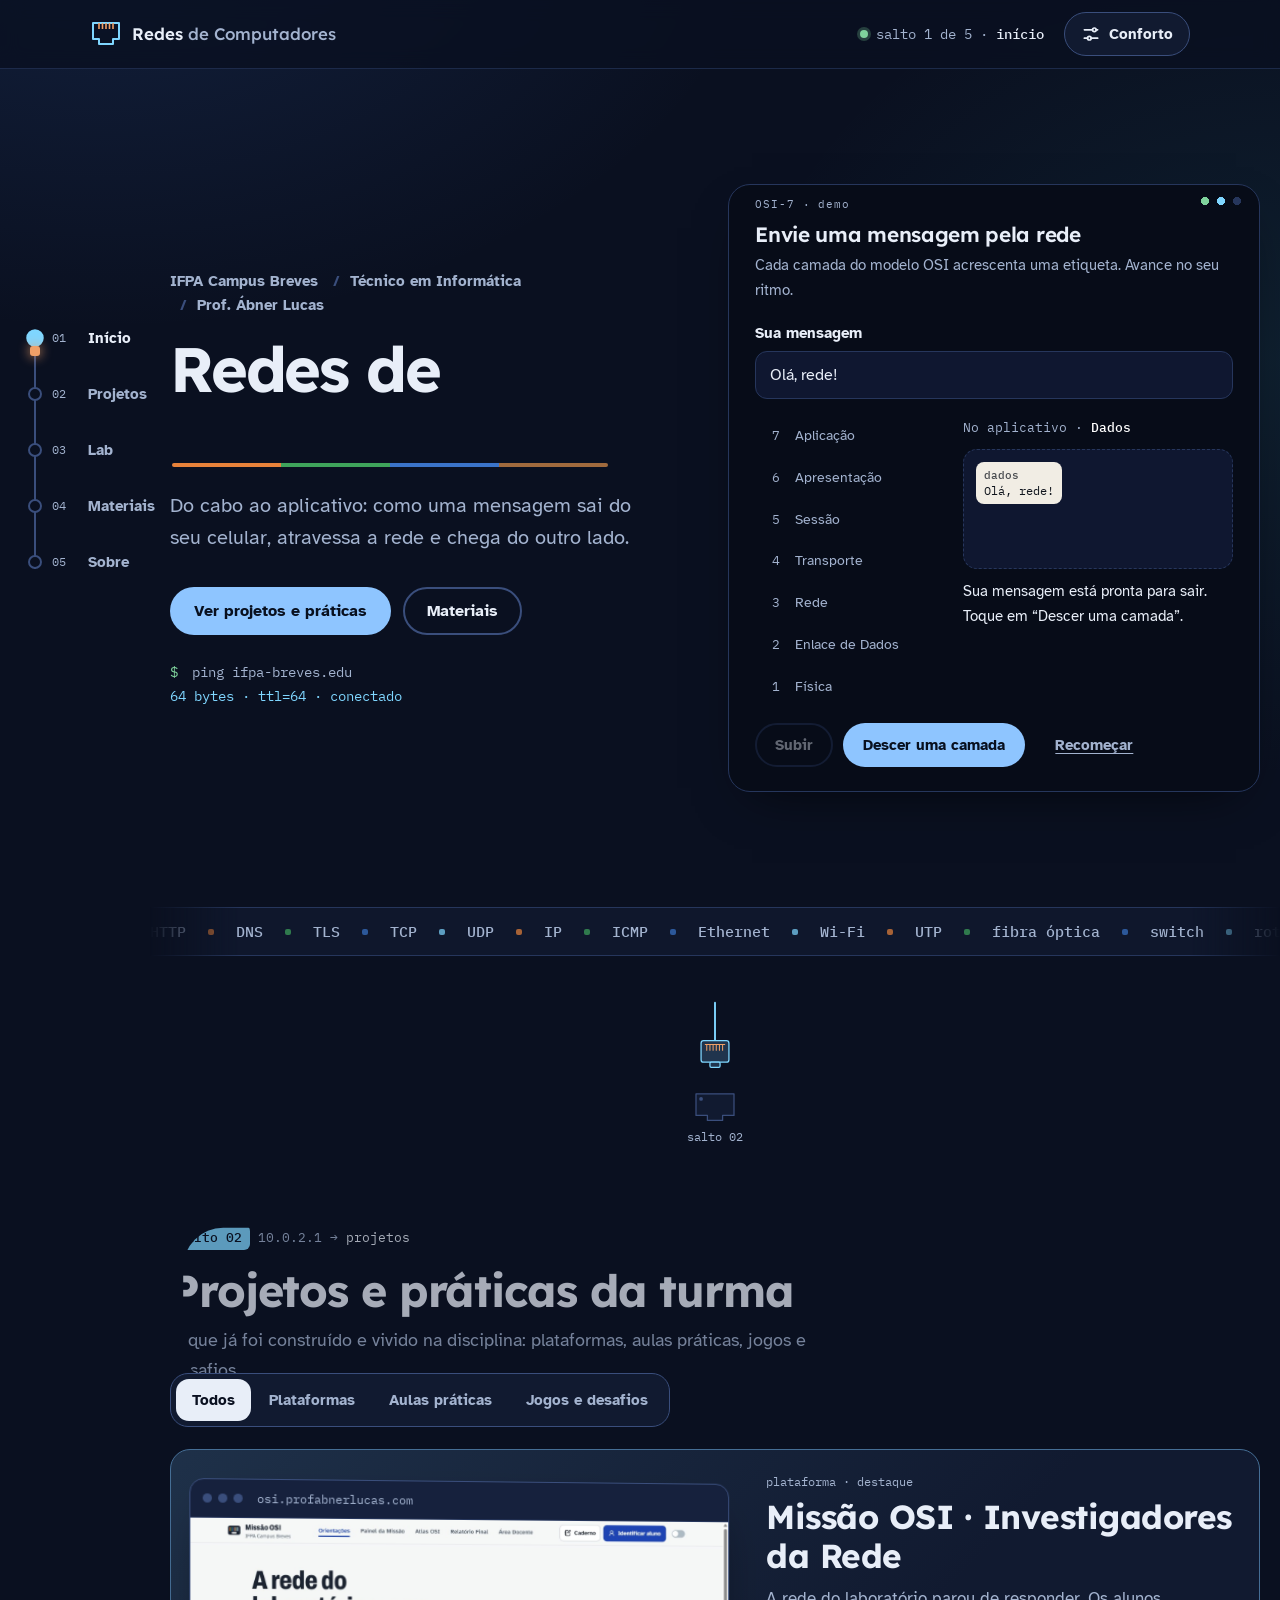
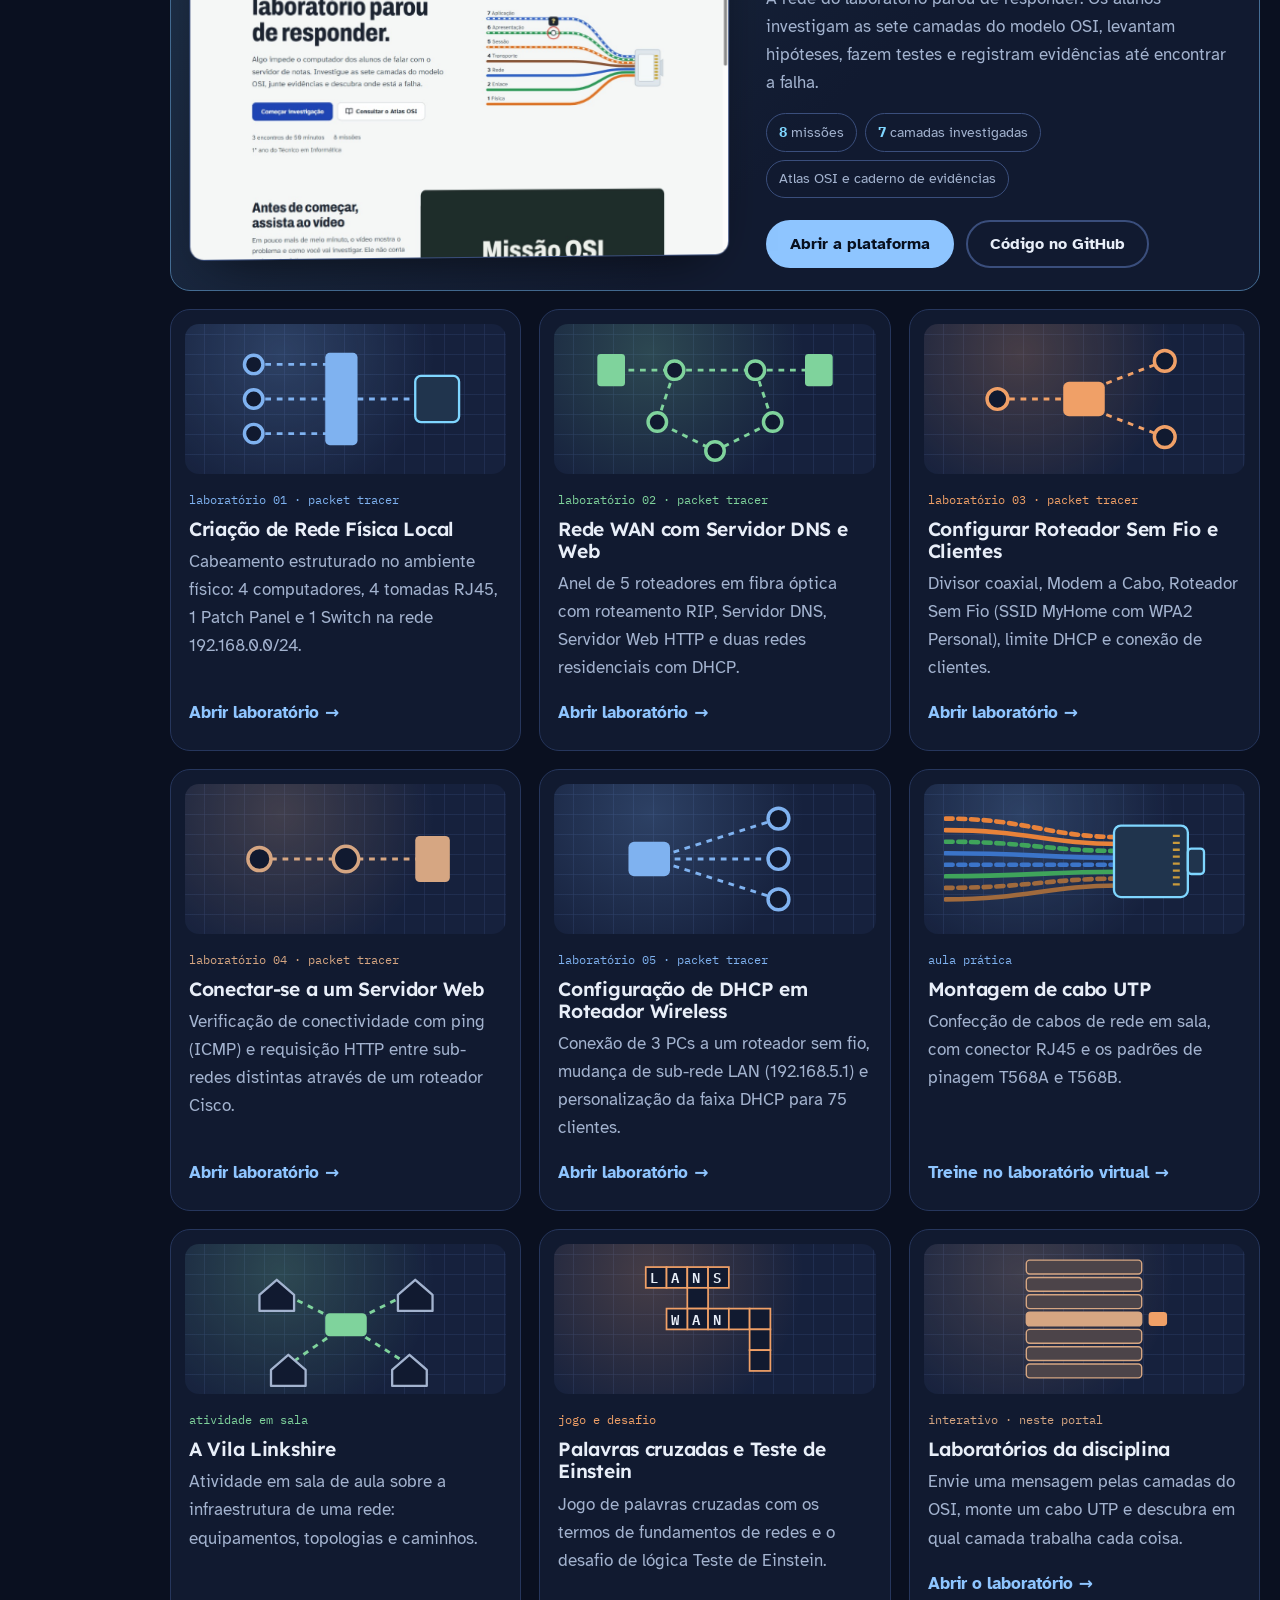
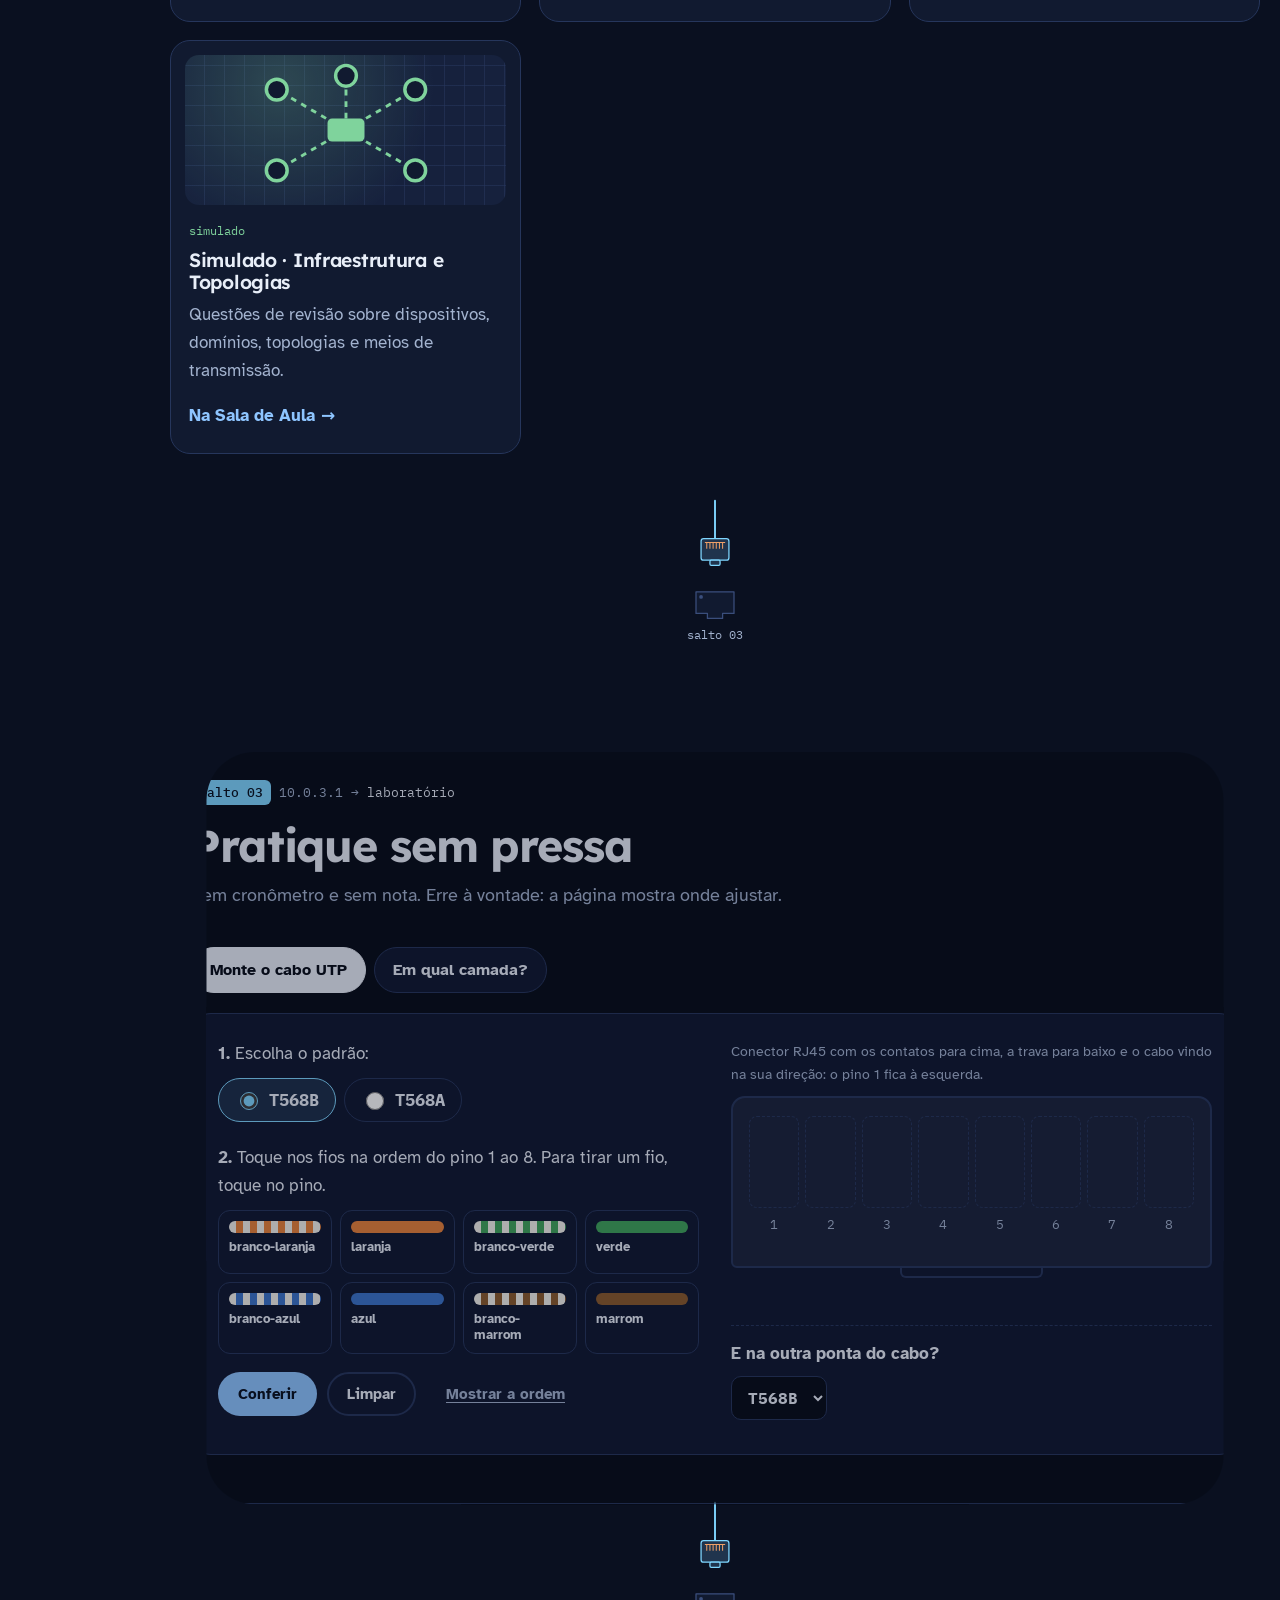
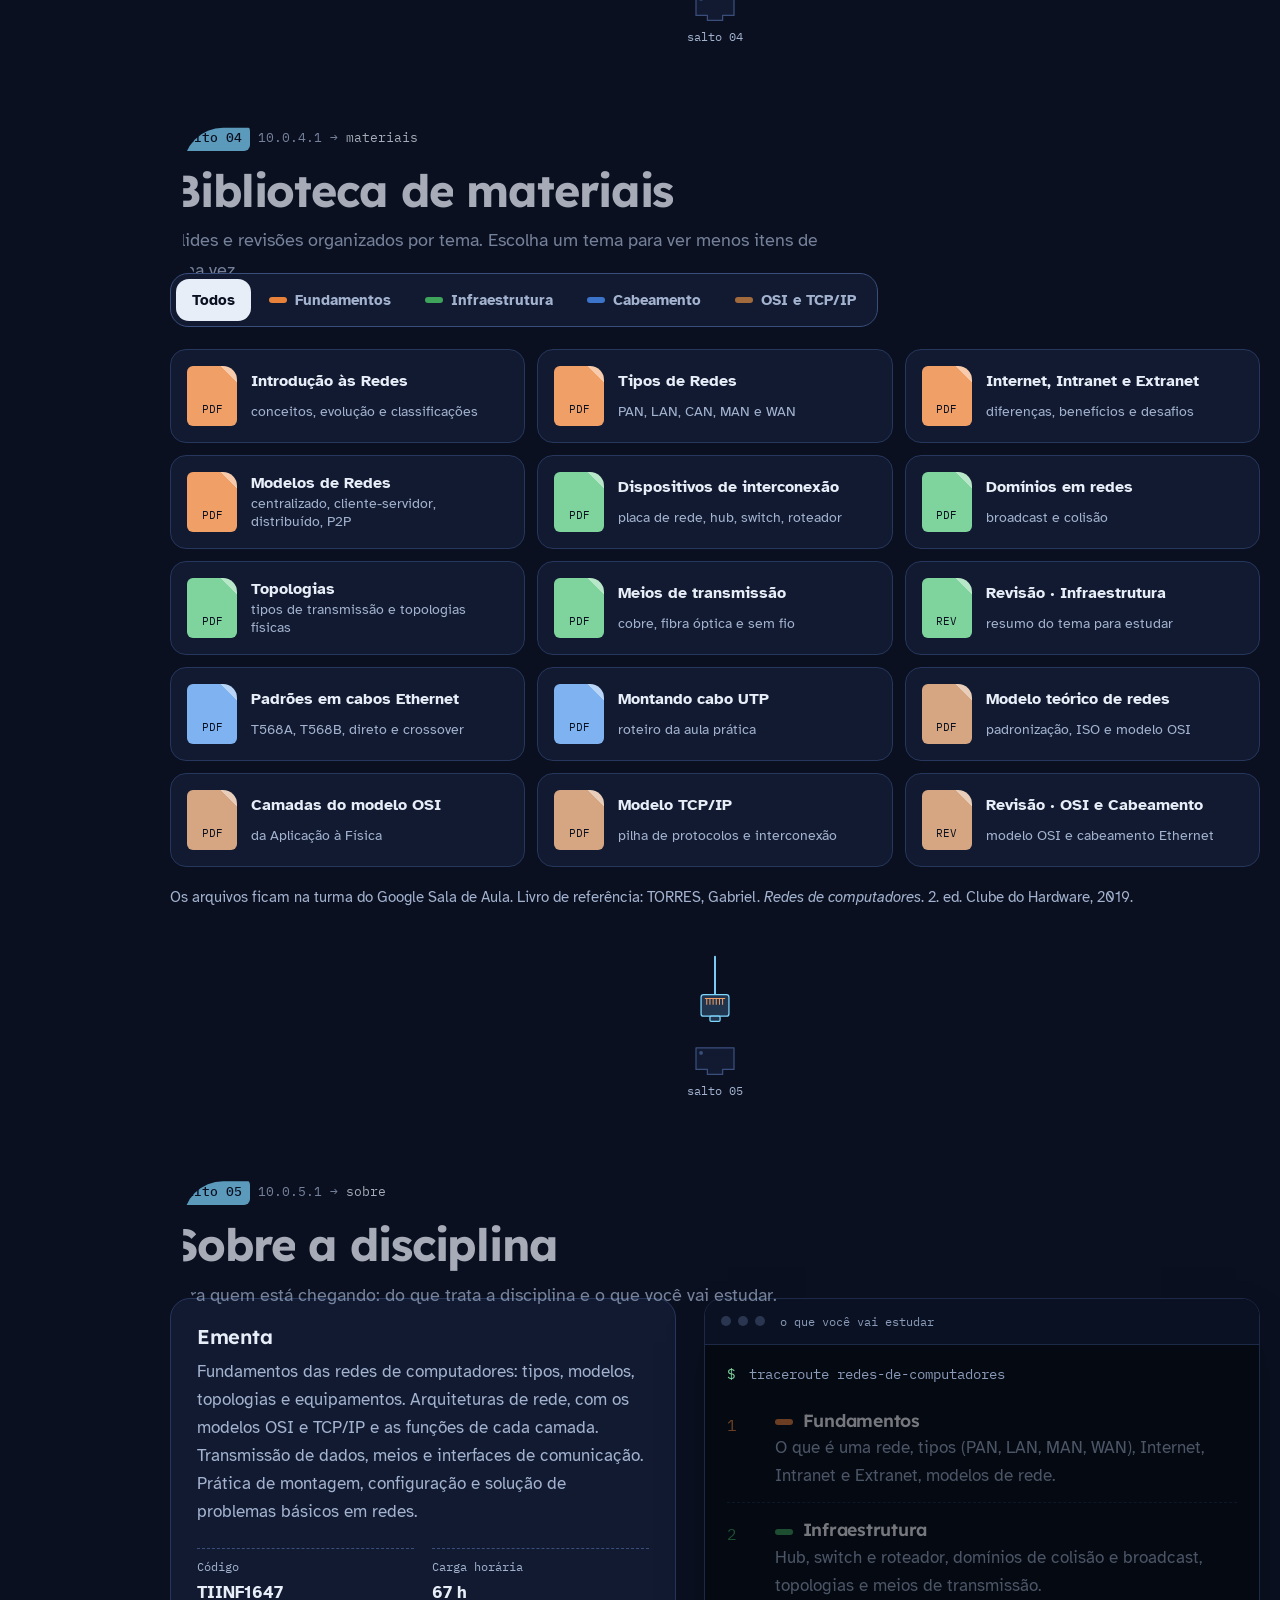
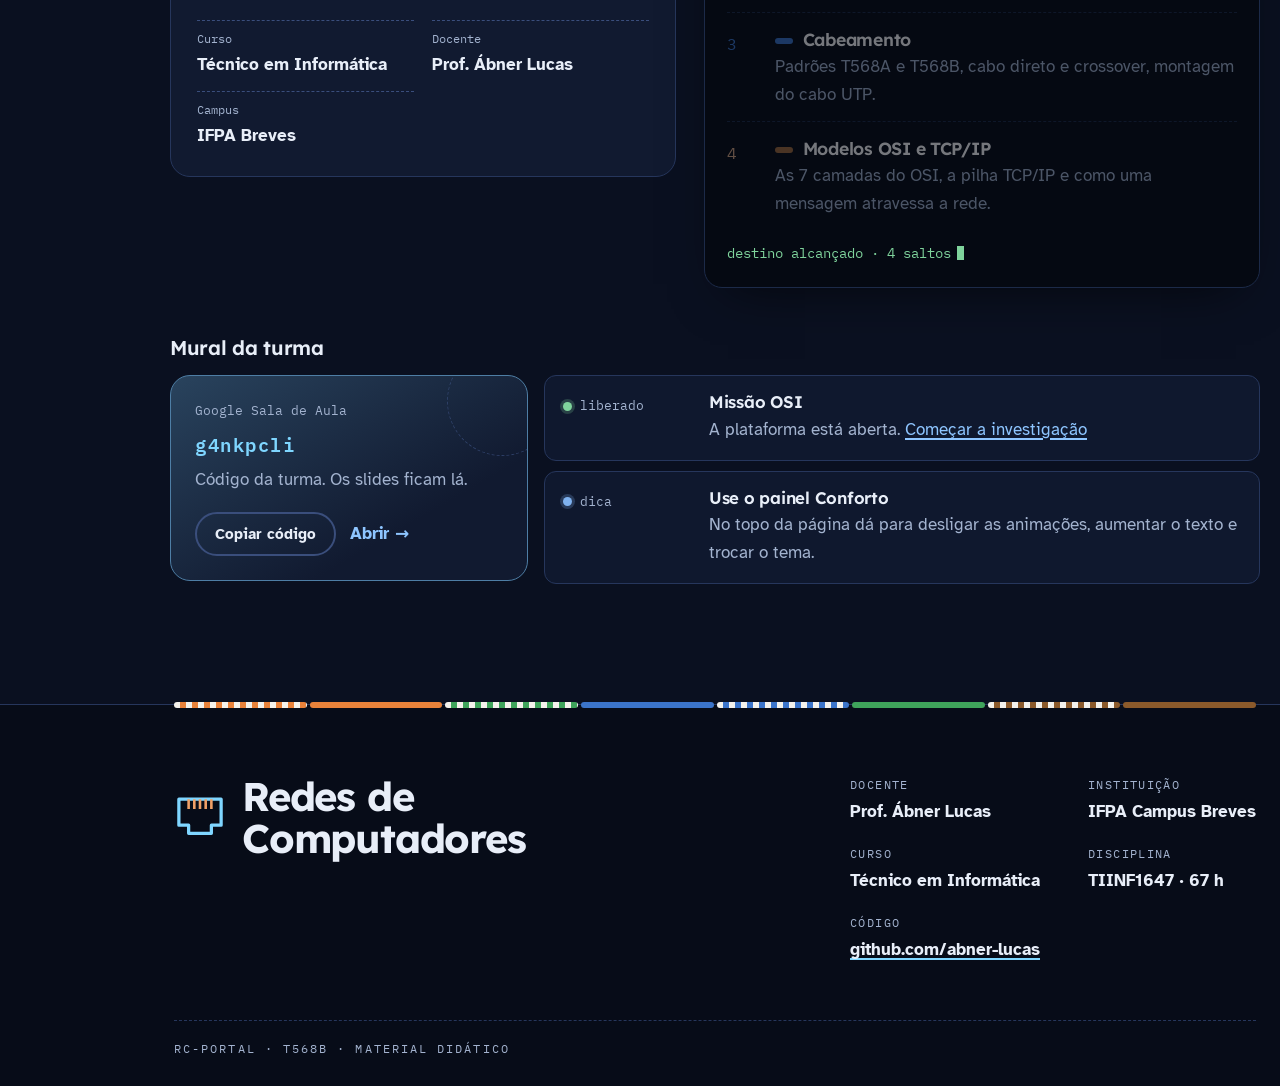
<file: index.html>
<!DOCTYPE html>
<html lang="pt-BR">
<head>
    <meta charset="UTF-8">
    <meta name="viewport" content="width=device-width, initial-scale=1.0">
    <title>Redes de Computadores · IFPA Campus Breves</title>
    <meta name="description" content="Portal da disciplina de Redes de Computadores · Prof. Ábner Lucas · IFPA Campus Breves. Projetos e práticas da turma, laboratórios interativos de modelo OSI e cabo UTP, e biblioteca de materiais.">
    <meta name="theme-color" content="#0a1020">
    <link rel="icon" href="data:image/svg+xml,%3Csvg xmlns='http://www.w3.org/2000/svg' viewBox='0 0 32 32'%3E%3Crect width='32' height='32' rx='7' fill='%231b2230'/%3E%3Cpath d='M8 11h16v11h-4v3h-8v-3H8z' fill='none' stroke='%2384aee0' stroke-width='2.2' stroke-linejoin='round'/%3E%3Cpath d='M12 11v4M15 11v4M18 11v4M21 11v4' stroke='%23e69a64' stroke-width='1.6'/%3E%3C/svg%3E">

    <!-- Preferências aplicadas antes da primeira pintura (sem piscar):
         tema, modo calmo (sem animações) e texto maior. -->
    <script>
        (function () {
            var h = document.documentElement;
            function ler(k) { try { return localStorage.getItem(k); } catch (e) { return null; } }
            var tema = ler('rc:tema');
            var escuro = tema ? tema === 'escuro' : true;
            var calmo = ler('rc:calmo');
            h.dataset.tema = escuro ? 'escuro' : 'claro';
            h.dataset.calmo = calmo ? calmo : (matchMedia('(prefers-reduced-motion: reduce)').matches ? 'sim' : 'nao');
            h.dataset.texto = ler('rc:texto') || 'normal';
            h.classList.add('js');
            try { if (sessionStorage.getItem('rc:visitado')) h.dataset.visitado = ''; } catch (e) { h.dataset.visitado = ''; }
            if (h.dataset.calmo === 'sim') h.dataset.visitado = '';
        })();
    </script>

    <link rel="preconnect" href="https://fonts.googleapis.com">
    <link rel="preconnect" href="https://fonts.gstatic.com" crossorigin>
    <link href="https://fonts.googleapis.com/css2?family=Atkinson+Hyperlegible:ital,wght@0,400;0,700;1,400&family=IBM+Plex+Mono:wght@400;500&family=Lexend:wght@500;600;700&display=swap" rel="stylesheet">
    <link rel="stylesheet" href="style.css?v=2026.11.23j">
</head>
<body>
    <a class="pular" href="#conteudo">Pular para o conteúdo</a>

    <!-- Cortina de abertura (só na 1ª visita da sessão, nunca no modo calmo):
         o "aperto de mão" do TCP antes de a página abrir -->
    <div class="cortina" aria-hidden="true">
        <div class="cortina-nos">
            <span class="c-no">PC</span>
            <span class="c-msg"><i class="c-seta c-ida"></i><b>SYN</b></span>
            <span class="c-msg"><i class="c-seta c-volta"></i><b>SYN-ACK</b></span>
            <span class="c-msg"><i class="c-seta c-ida"></i><b>ACK</b></span>
            <span class="c-no">IFPA</span>
        </div>
        <p class="cortina-txt">estabelecendo conexão…</p>
    </div>

    <!-- ============ CABEÇALHO (sempre visível: orientação previsível) ============ -->
    <header class="topo" id="topo">
        <div class="topo-inner">
            <a href="#inicio" class="marca" aria-label="Redes de Computadores, voltar ao início">
                <svg class="marca-porta" viewBox="0 0 32 28" aria-hidden="true">
                    <path class="porta-corpo" d="M3 3h26v16h-6v5H9v-5H3z" />
                    <path class="porta-pinos" d="M9 3v6M12.5 3v6M16 3v6M19.5 3v6M23 3v6" />
                </svg>
                <span class="marca-texto">Redes <em>de Computadores</em></span>
            </a>


            <p class="topo-local" aria-hidden="true"><span class="topo-led"></span><span id="topo-salto">salto 1 de 5</span> · <b id="topo-nome">início</b></p>
            <div class="topo-acoes">
                <button class="botao-conforto" id="botao-conforto" type="button" aria-expanded="false" aria-controls="painel-conforto">
                    <svg viewBox="0 0 24 24" aria-hidden="true"><path d="M4 7h10M18 7h2M4 17h4M12 17h8" /><circle cx="16" cy="7" r="2.2" /><circle cx="10" cy="17" r="2.2" /></svg>
                    <span>Conforto</span>
                </button>
            </div>
        </div>

        <!-- Painel de conforto: cada aluno ajusta a página do seu jeito (fica salvo no navegador) -->
        <div class="painel-conforto" id="painel-conforto" role="group" aria-label="Ajustes de conforto" hidden>
            <p class="painel-titulo">Deixe a página do seu jeito</p>
            <button type="button" class="chave" data-ajuste="calmo" aria-pressed="false">
                <span class="chave-trilho" aria-hidden="true"><span></span></span>
                <span><b>Modo calmo</b><small>Desliga animações e movimentos</small></span>
            </button>
            <button type="button" class="chave" data-ajuste="texto" aria-pressed="false">
                <span class="chave-trilho" aria-hidden="true"><span></span></span>
                <span><b>Texto maior</b><small>Aumenta letras e espaços</small></span>
            </button>
            <button type="button" class="chave" data-ajuste="tema" aria-pressed="false">
                <span class="chave-trilho" aria-hidden="true"><span></span></span>
                <span><b>Tema escuro</b><small>Menos brilho na tela</small></span>
            </button>
        </div>
    </header>

    <!-- ============ ROTA: navegação principal ============
         Cada seção é um "salto" da rota. O pacote desce pela linha conforme a leitura. -->
    <nav class="rota" id="rota" aria-label="Seções do portal">
        <ol>
            <li><a href="#inicio" data-salto="1"><span class="rota-no" aria-hidden="true"></span><span class="rota-num" aria-hidden="true">01</span><span class="rota-nome">Início</span></a></li>
            <li><a href="#projetos" data-salto="2"><span class="rota-no" aria-hidden="true"></span><span class="rota-num" aria-hidden="true">02</span><span class="rota-nome">Projetos</span></a></li>
            <li><a href="#laboratorio" data-salto="3"><span class="rota-no" aria-hidden="true"></span><span class="rota-num" aria-hidden="true">03</span><span class="rota-nome">Lab</span></a></li>
            <li><a href="#materiais" data-salto="4"><span class="rota-no" aria-hidden="true"></span><span class="rota-num" aria-hidden="true">04</span><span class="rota-nome">Materiais</span></a></li>
            <li><a href="#sobre" data-salto="5"><span class="rota-no" aria-hidden="true"></span><span class="rota-num" aria-hidden="true">05</span><span class="rota-nome">Sobre</span></a></li>
        </ol>
        <span class="rota-pacote" id="rota-pacote" aria-hidden="true"></span>
    </nav>

    <main id="conteudo">

        <!-- ============ ABERTURA ============ -->
        <section id="inicio" class="abertura">
            <div class="abertura-grade">
                <div class="abertura-texto">
                    <p class="kicker entra" style="--atraso:.05s">
                        <span>IFPA Campus Breves</span>
                        <span>Técnico em Informática</span>
                        <span>Prof. Ábner Lucas</span>
                    </p>
                    <h1 class="titulo-grande entra" style="--atraso:.15s"><span class="t-linha">Redes de</span> <span class="t-linha t-cor"><span class="t-sublinha">Computadores</span></span></h1>
                    <p class="lead entra" style="--atraso:.3s">Do cabo ao aplicativo: como uma mensagem sai do seu celular, atravessa a rede e chega do outro lado.</p>
                    <div class="botoes entra" style="--atraso:.42s">
                        <a class="botao botao-cheio" href="#projetos">Ver projetos e práticas</a>
                        <a class="botao botao-linha" href="#materiais">Materiais</a>
                    </div>
                    <p class="terminal-linha entra" style="--atraso:.55s" aria-hidden="true"><span class="prompt">$</span> ping ifpa-breves.edu <span class="resposta">64 bytes · ttl=64 · conectado</span></p>
                </div>

                <!-- Laboratório principal: encapsulamento passo a passo (o aluno controla o ritmo) -->
                <div class="lab-envio entra" style="--atraso:.25s" id="lab-envio" aria-labelledby="envio-titulo">
                    <div class="lab-cabeca">
                        <h2 id="envio-titulo" class="lab-titulo">Envie uma mensagem pela rede</h2>
                        <p class="lab-sub">Cada camada do modelo OSI acrescenta uma etiqueta. Avance no seu ritmo.</p>
                    </div>

                    <label class="campo" for="envio-texto">
                        <span>Sua mensagem</span>
                        <input id="envio-texto" type="text" maxlength="40" value="Olá, rede!" autocomplete="off">
                    </label>

                    <div class="envio-corpo">
                        <ol class="pilha-osi" id="pilha-osi" aria-label="Camadas do modelo OSI"></ol>
                        <div class="envelope-area">
                            <p class="envelope-rotulo" id="envelope-pdu">Dados</p>
                            <div class="envelope" id="envelope" aria-hidden="true"></div>
                            <p class="envelope-explica" id="envelope-explica"></p>
                        </div>
                    </div>

                    <div class="lab-controles">
                        <button class="botao botao-linha botao-peq" type="button" id="envio-voltar">Subir</button>
                        <button class="botao botao-cheio botao-peq" type="button" id="envio-avancar">Descer uma camada</button>
                        <button class="botao botao-texto botao-peq" type="button" id="envio-reiniciar">Recomeçar</button>
                    </div>
                    <p class="sr-only" id="envio-status" aria-live="polite"></p>
                </div>
            </div>
        </section>

        <!-- Fita: a pilha de protocolos passando (pausa ao passar o mouse; parada no modo calmo) -->
        <div class="fita" aria-hidden="true"><div class="fita-trilho"><span>HTTP</span><i></i><span>DNS</span><i></i><span>TLS</span><i></i><span>TCP</span><i></i><span>UDP</span><i></i><span>IP</span><i></i><span>ICMP</span><i></i><span>Ethernet</span><i></i><span>Wi-Fi</span><i></i><span>UTP</span><i></i><span>fibra óptica</span><i></i><span>switch</span><i></i><span>roteador</span><i></i><span>T568B</span><i></i><span>HTTP</span><i></i><span>DNS</span><i></i><span>TLS</span><i></i><span>TCP</span><i></i><span>UDP</span><i></i><span>IP</span><i></i><span>ICMP</span><i></i><span>Ethernet</span><i></i><span>Wi-Fi</span><i></i><span>UTP</span><i></i><span>fibra óptica</span><i></i><span>switch</span><i></i><span>roteador</span><i></i><span>T568B</span><i></i></div></div>

        <!-- Transição: o plugue desce e encaixa na porta da próxima seção -->
        <div class="conexao" data-conexao aria-hidden="true">
            <svg viewBox="0 0 120 150">
                <path class="cx-cabo" d="M60 0v62" />
                <g class="cx-plugue">
                    <rect x="38" y="60" width="44" height="34" rx="4" />
                    <path d="M44 66h32M47 66v10M52 66v10M57 66v10M62 66v10M67 66v10M72 66v10" class="cx-pinos" />
                    <rect x="52" y="94" width="16" height="8" rx="2" />
                </g>
                <g class="cx-porta">
                    <path d="M30 104h60v34H72v8H48v-8H30z" />
                    <circle class="cx-led" cx="38" cy="112" r="3" />
                </g>
            </svg>
            <span class="cx-rotulo">salto 02</span>
        </div>

        <!-- ============ PROJETOS E PRÁTICAS (vitrine) ============ -->
        <section id="projetos" class="secao" data-cena>
            <div class="secao-cabeca">
                <p class="etiqueta"><span class="etiqueta-salto">salto 02</span><span class="etiqueta-ip">10.0.2.1</span><span class="etiqueta-nome">projetos</span></p>
                <h2 class="titulo-secao" data-palavras>Projetos e práticas da turma</h2>
                <p class="secao-intro">O que já foi construído e vivido na disciplina: plataformas, aulas práticas, jogos e desafios.</p>
            </div>

            <div class="filtros seletor" role="group" aria-label="Filtrar projetos" data-filtro-alvo="#vitrine">
                <button type="button" class="filtro" data-filtro="todos" aria-pressed="true">Todos</button>
                <span class="seletor-cursor" aria-hidden="true"></span>
                <button type="button" class="filtro" data-filtro="plataforma" aria-pressed="false">Plataformas</button>
                <button type="button" class="filtro" data-filtro="pratica" aria-pressed="false">Aulas práticas</button>
                <button type="button" class="filtro" data-filtro="jogo" aria-pressed="false">Jogos e desafios</button>
            </div>

            <!--
                COMO ADICIONAR UM PROJETO OU PRÁTICA
                1. Copie um <article class="projeto"> e cole na ordem que quiser.
                2. data-tipo: "plataforma", "pratica" ou "jogo" (é o que o filtro usa).
                3. Troque a ilustração (SVG) por uma foto, se tiver: <img src="./img/nome.jpg?v=..." alt="descrição" loading="lazy">.
                4. Troque o selo, o título, o texto e o link.
            -->
            <div class="vitrine" id="vitrine">

                <!-- DESTAQUE -->
                <article class="projeto projeto-destaque" data-tipo="plataforma">
                    <div class="janela" aria-hidden="true">
                        <p class="janela-barra"><span></span><span></span><span></span><b>osi.profabnerlucas.com</b></p>
                        <img src="./img/missao-osi.jpg?v=2026.11.23e" alt="" loading="lazy">
                    </div>
                    <div class="projeto-texto">
                        <p class="selo-projeto">plataforma · destaque</p>
                        <h3>Missão OSI · Investigadores da Rede</h3>
                        <p>A rede do laboratório parou de responder. Os alunos investigam as sete camadas do modelo OSI, levantam hipóteses, fazem testes e registram evidências até encontrar a falha.</p>
                        <ul class="fatos">
                            <li><b>8</b> missões</li>
                            <li><b>7</b> camadas investigadas</li>
                            <li>Atlas OSI e caderno de evidências</li>
                        </ul>
                        <div class="botoes">
                            <a class="botao botao-cheio" href="https://osi.profabnerlucas.com/" target="_blank" rel="noopener noreferrer">Abrir a plataforma<span class="sr-only"> (abre em nova aba)</span></a>
                            <a class="botao botao-linha" href="https://github.com/abner-lucas/missao-osi" target="_blank" rel="noopener noreferrer">Código no GitHub<span class="sr-only"> (abre em nova aba)</span></a>
                        </div>
                    </div>
                </article>

                <article class="projeto" data-tipo="pratica" data-par="azul">
                    <div class="projeto-arte" aria-hidden="true">
                        <svg viewBox="0 0 240 130">
                            <g class="arte-linhas"><path d="M40 35H110M40 65H110M40 95H110M130 65H195" /></g>
                            <g class="arte-nos"><circle cx="40" cy="35" r="8" /><circle cx="40" cy="65" r="8" /><circle cx="40" cy="95" r="8" /></g>
                            <rect class="arte-switch" x="102" y="25" width="28" height="80" rx="4" />
                            <rect class="arte-plugue" x="180" y="45" width="38" height="40" rx="5" />
                        </svg>
                    </div>
                    <p class="selo-projeto">laboratório 01 · packet tracer</p>
                    <h3>Criação de Rede Física Local</h3>
                    <p>Cabeamento estruturado no ambiente físico: 4 computadores, 4 tomadas RJ45, 1 Patch Panel e 1 Switch na rede 192.168.0.0/24.</p>
                    <a class="link-seta" href="./labs/rede-fisica-local.html">Abrir laboratório</a>
                </article>

                <article class="projeto" data-tipo="pratica" data-par="verde">
                    <div class="projeto-arte" aria-hidden="true">
                        <svg viewBox="0 0 240 130">
                            <g class="arte-linhas"><path d="M85 40L155 40L170 85L120 110L70 85Z" /><path d="M35 40H85M155 40H205" /></g>
                            <g class="arte-nos"><circle cx="85" cy="40" r="8" /><circle cx="155" cy="40" r="8" /><circle cx="170" cy="85" r="8" /><circle cx="120" cy="110" r="8" /><circle cx="70" cy="85" r="8" /></g>
                            <rect class="arte-switch" x="18" y="26" width="24" height="28" rx="3" />
                            <rect class="arte-switch" x="198" y="26" width="24" height="28" rx="3" />
                        </svg>
                    </div>
                    <p class="selo-projeto">laboratório 02 · packet tracer</p>
                    <h3>Rede WAN com Servidor DNS e Web</h3>
                    <p>Anel de 5 roteadores em fibra óptica com roteamento RIP, Servidor DNS, Servidor Web HTTP e duas redes residenciais com DHCP.</p>
                    <a class="link-seta" href="./labs/rede-wan-dns-web.html">Abrir laboratório</a>
                </article>

                <article class="projeto" data-tipo="pratica" data-par="laranja">
                    <div class="projeto-arte" aria-hidden="true">
                        <svg viewBox="0 0 240 130">
                            <g class="arte-linhas"><path d="M45 65H110M130 55L190 32M130 75L190 98" /></g>
                            <rect class="arte-switch" x="102" y="50" width="36" height="30" rx="5" />
                            <g class="arte-nos"><circle cx="45" cy="65" r="9" /><circle cx="190" cy="32" r="9" /><circle cx="190" cy="98" r="9" /></g>
                        </svg>
                    </div>
                    <p class="selo-projeto">laboratório 03 · packet tracer</p>
                    <h3>Configurar Roteador Sem Fio e Clientes</h3>
                    <p>Divisor coaxial, Modem a Cabo, Roteador Sem Fio (SSID MyHome com WPA2 Personal), limite DHCP e conexão de clientes.</p>
                    <a class="link-seta" href="./labs/roteador-sem-fio.html">Abrir laboratório</a>
                </article>

                <article class="projeto" data-tipo="pratica" data-par="marrom">
                    <div class="projeto-arte" aria-hidden="true">
                        <svg viewBox="0 0 240 130">
                            <g class="arte-linhas"><path d="M45 65H120M120 65H195" /></g>
                            <g class="arte-nos"><circle cx="45" cy="65" r="10" /><circle cx="120" cy="65" r="11" /></g>
                            <rect class="arte-switch" x="180" y="45" width="30" height="40" rx="4" />
                        </svg>
                    </div>
                    <p class="selo-projeto">laboratório 04 · packet tracer</p>
                    <h3>Conectar-se a um Servidor Web</h3>
                    <p>Verificação de conectividade com ping (ICMP) e requisição HTTP entre sub-redes distintas através de um roteador Cisco.</p>
                    <a class="link-seta" href="./labs/conectar-servidor-web.html">Abrir laboratório</a>
                </article>

                <article class="projeto" data-tipo="pratica" data-par="azul">
                    <div class="projeto-arte" aria-hidden="true">
                        <svg viewBox="0 0 240 130">
                            <g class="arte-linhas"><path d="M65 65L175 30M65 65L175 65M65 65L175 100" /></g>
                            <rect class="arte-switch" x="45" y="50" width="36" height="30" rx="5" />
                            <g class="arte-nos"><circle cx="175" cy="30" r="9" /><circle cx="175" cy="65" r="9" /><circle cx="175" cy="100" r="9" /></g>
                        </svg>
                    </div>
                    <p class="selo-projeto">laboratório 05 · packet tracer</p>
                    <h3>Configuração de DHCP em Roteador Wireless</h3>
                    <p>Conexão de 3 PCs a um roteador sem fio, mudança de sub-rede LAN (192.168.5.1) e personalização da faixa DHCP para 75 clientes.</p>
                    <a class="link-seta" href="./labs/configurar-dhcp-wireless.html">Abrir laboratório</a>
                </article>

                <article class="projeto" data-tipo="pratica" data-par="azul">
                    <div class="projeto-arte" aria-hidden="true">
                        <svg viewBox="0 0 240 130">
                            <g class="arte-fios">
                                <path d="M0 30C70 30 90 46 150 46" stroke="#e8823a" stroke-dasharray="6 5" /><path d="M0 40C70 40 90 52 150 52" stroke="#e8823a" />
                                <path d="M0 50C70 50 90 58 150 58" stroke="#3fa45b" stroke-dasharray="6 5" /><path d="M0 60C70 60 90 64 150 64" stroke="#3b74c9" />
                                <path d="M0 70C70 70 90 70 150 70" stroke="#3b74c9" stroke-dasharray="6 5" /><path d="M0 80C70 80 90 76 150 76" stroke="#3fa45b" />
                                <path d="M0 90C70 90 90 82 150 82" stroke="#a06a3d" stroke-dasharray="6 5" /><path d="M0 100C70 100 90 88 150 88" stroke="#a06a3d" />
                            </g>
                            <rect class="arte-plugue" x="146" y="36" width="64" height="62" rx="6" />
                            <path class="arte-contatos" d="M200 44v46" />
                            <rect class="arte-plugue" x="210" y="56" width="14" height="22" rx="3" />
                        </svg>
                    </div>
                    <p class="selo-projeto">aula prática</p>
                    <h3>Montagem de cabo UTP</h3>
                    <p>Confecção de cabos de rede em sala, com conector RJ45 e os padrões de pinagem T568A e T568B.</p>
                    <a class="link-seta" href="#laboratorio">Treine no laboratório virtual</a>
                </article>

                <article class="projeto" data-tipo="pratica" data-par="verde">
                    <div class="projeto-arte" aria-hidden="true">
                        <svg viewBox="0 0 240 130">
                            <g class="arte-linhas"><path d="M60 40L120 70L180 40M120 70L70 105M120 70L175 105" /></g>
                            <g class="arte-casas">
                                <path d="M45 44l15-13 15 13v14H45z" /><path d="M165 44l15-13 15 13v14h-30z" />
                                <path d="M55 109l15-13 15 13v14H55z" /><path d="M160 109l15-13 15 13v14h-30z" />
                            </g>
                            <rect class="arte-switch" x="102" y="60" width="36" height="20" rx="4" />
                        </svg>
                    </div>
                    <p class="selo-projeto">atividade em sala</p>
                    <h3>A Vila Linkshire</h3>
                    <p>Atividade em sala de aula sobre a infraestrutura de uma rede: equipamentos, topologias e caminhos.</p>
                </article>

                <article class="projeto" data-tipo="jogo" data-par="laranja">
                    <div class="projeto-arte" aria-hidden="true">
                        <svg viewBox="0 0 240 130">
                            <g class="arte-grade">
                                <rect x="60" y="20" width="18" height="18" /><rect x="78" y="20" width="18" height="18" /><rect x="96" y="20" width="18" height="18" /><rect x="114" y="20" width="18" height="18" />
                                <rect x="96" y="38" width="18" height="18" /><rect x="96" y="56" width="18" height="18" /><rect x="78" y="56" width="18" height="18" /><rect x="114" y="56" width="18" height="18" /><rect x="132" y="56" width="18" height="18" /><rect x="150" y="56" width="18" height="18" />
                                <rect x="150" y="74" width="18" height="18" /><rect x="150" y="92" width="18" height="18" />
                            </g>
                            <g class="arte-letras"><text x="64" y="34">L</text><text x="82" y="34">A</text><text x="100" y="34">N</text><text x="118" y="34">S</text><text x="82" y="70">W</text><text x="100" y="70">A</text><text x="118" y="70">N</text></g>
                        </svg>
                    </div>
                    <p class="selo-projeto">jogo e desafio</p>
                    <h3>Palavras cruzadas e Teste de Einstein</h3>
                    <p>Jogo de palavras cruzadas com os termos de fundamentos de redes e o desafio de lógica Teste de Einstein.</p>
                </article>

                <article class="projeto" data-tipo="plataforma" data-par="marrom">
                    <div class="projeto-arte" aria-hidden="true">
                        <svg viewBox="0 0 240 130">
                            <g class="arte-camadas">
                                <rect x="70" y="14" width="100" height="12" rx="3" /><rect x="70" y="29" width="100" height="12" rx="3" /><rect x="70" y="44" width="100" height="12" rx="3" />
                                <rect x="70" y="59" width="100" height="12" rx="3" /><rect x="70" y="74" width="100" height="12" rx="3" /><rect x="70" y="89" width="100" height="12" rx="3" /><rect x="70" y="104" width="100" height="12" rx="3" />
                            </g>
                            <rect class="arte-pacote" x="176" y="59" width="16" height="12" rx="3" />
                        </svg>
                    </div>
                    <p class="selo-projeto">interativo · neste portal</p>
                    <h3>Laboratórios da disciplina</h3>
                    <p>Envie uma mensagem pelas camadas do OSI, monte um cabo UTP e descubra em qual camada trabalha cada coisa.</p>
                    <a class="link-seta" href="#laboratorio">Abrir o laboratório</a>
                </article>

                <article class="projeto" data-tipo="jogo" data-par="verde">
                    <div class="projeto-arte" aria-hidden="true">
                        <svg viewBox="0 0 240 130">
                            <g class="arte-linhas"><path d="M120 65L60 30M120 65L180 30M120 65L60 100M120 65L180 100M120 65V18" /></g>
                            <g class="arte-nos"><circle cx="60" cy="30" r="9" /><circle cx="180" cy="30" r="9" /><circle cx="60" cy="100" r="9" /><circle cx="180" cy="100" r="9" /><circle cx="120" cy="18" r="9" /></g>
                            <rect class="arte-switch" x="104" y="55" width="32" height="20" rx="4" />
                        </svg>
                    </div>
                    <p class="selo-projeto">simulado</p>
                    <h3>Simulado · Infraestrutura e Topologias</h3>
                    <p>Questões de revisão sobre dispositivos, domínios, topologias e meios de transmissão.</p>
                    <a class="link-seta" href="https://classroom.google.com/" target="_blank" rel="noopener noreferrer">Na Sala de Aula<span class="sr-only"> (abre em nova aba)</span></a>
                </article>
            </div>
        </section>

        <!-- Transição: o plugue desce e encaixa na porta da próxima seção -->
        <div class="conexao" data-conexao aria-hidden="true">
            <svg viewBox="0 0 120 150">
                <path class="cx-cabo" d="M60 0v62" />
                <g class="cx-plugue">
                    <rect x="38" y="60" width="44" height="34" rx="4" />
                    <path d="M44 66h32M47 66v10M52 66v10M57 66v10M62 66v10M67 66v10M72 66v10" class="cx-pinos" />
                    <rect x="52" y="94" width="16" height="8" rx="2" />
                </g>
                <g class="cx-porta">
                    <path d="M30 104h60v34H72v8H48v-8H30z" />
                    <circle class="cx-led" cx="38" cy="112" r="3" />
                </g>
            </svg>
            <span class="cx-rotulo">salto 03</span>
        </div>

        <!-- ============ LABORATÓRIO (palco escuro) ============ -->
        <section id="laboratorio" class="secao secao-palco" data-cena>
            <div class="secao-cabeca">
                <p class="etiqueta"><span class="etiqueta-salto">salto 03</span><span class="etiqueta-ip">10.0.3.1</span><span class="etiqueta-nome">laboratório</span></p>
                <h2 class="titulo-secao" data-palavras>Pratique sem pressa</h2>
                <p class="secao-intro">Sem cronômetro e sem nota. Erre à vontade: a página mostra onde ajustar.</p>
            </div>

            <div class="abas abas-palco" role="tablist" aria-label="Laboratórios">
                <button role="tab" class="aba" id="aba-cabo" aria-controls="lab-cabo" aria-selected="true">Monte o cabo UTP</button>
                <button role="tab" class="aba" id="aba-camada" aria-controls="lab-camada" aria-selected="false" tabindex="-1">Em qual camada?</button>
            </div>

            <!-- Lab 1: cabo UTP -->
            <div role="tabpanel" class="lab-painel" id="lab-cabo" aria-labelledby="aba-cabo">
                <div class="cabo-grade">
                    <div class="cabo-instrucoes">
                        <p class="passo"><b>1.</b> Escolha o padrão:</p>
                        <div class="seletor" role="radiogroup" aria-label="Padrão da ponta A">
                            <label><input type="radio" name="padrao" value="T568B" checked> T568B</label>
                            <label><input type="radio" name="padrao" value="T568A"> T568A</label>
                        </div>
                        <p class="passo"><b>2.</b> Toque nos fios na ordem do pino 1 ao 8. Para tirar um fio, toque no pino.</p>
                        <div class="fios" id="fios" aria-label="Fios disponíveis"></div>
                        <div class="lab-controles">
                            <button class="botao botao-cheio botao-peq" type="button" id="cabo-conferir">Conferir</button>
                            <button class="botao botao-linha botao-peq" type="button" id="cabo-limpar">Limpar</button>
                            <button class="botao botao-texto botao-peq" type="button" id="cabo-dica" aria-pressed="false">Mostrar a ordem</button>
                        </div>
                    </div>

                    <div class="conector-area">
                        <p class="conector-legenda">Conector RJ45 com os contatos para cima, a trava para baixo e o cabo vindo na sua direção: o pino 1 fica à esquerda.</p>
                        <ol class="conector" id="conector" aria-label="Pinos do conector RJ45"></ol>
                        <ol class="dica-ordem" id="dica-ordem" hidden></ol>
                        <div class="cabo-resultado" id="cabo-resultado" aria-live="polite"></div>
                        <div class="ponta-b" id="ponta-b" hidden>
                            <label for="ponta-b-padrao">E na outra ponta do cabo?</label>
                            <select id="ponta-b-padrao">
                                <option value="T568B">T568B</option>
                                <option value="T568A">T568A</option>
                            </select>
                            <p id="ponta-b-tipo"></p>
                        </div>
                    </div>
                </div>
            </div>

            <!-- Lab 2: em qual camada? -->
            <div role="tabpanel" class="lab-painel" id="lab-camada" aria-labelledby="aba-camada" hidden>
                <div class="quiz">
                    <p class="quiz-progresso" id="quiz-progresso">Item 1 de 14 · 0 acertos</p>
                    <p class="quiz-termo" id="quiz-termo">Roteador</p>
                    <p class="quiz-pergunta">Em qual camada do modelo OSI isso trabalha?</p>
                    <div class="quiz-opcoes" id="quiz-opcoes"></div>
                    <div class="quiz-retorno" id="quiz-retorno" aria-live="polite"></div>
                    <div class="lab-controles">
                        <button class="botao botao-cheio botao-peq" type="button" id="quiz-proximo" disabled>Próximo</button>
                        <button class="botao botao-texto botao-peq" type="button" id="quiz-reiniciar">Recomeçar</button>
                    </div>
                </div>
            </div>
        </section>

        <!-- Transição: o plugue desce e encaixa na porta da próxima seção -->
        <div class="conexao" data-conexao aria-hidden="true">
            <svg viewBox="0 0 120 150">
                <path class="cx-cabo" d="M60 0v62" />
                <g class="cx-plugue">
                    <rect x="38" y="60" width="44" height="34" rx="4" />
                    <path d="M44 66h32M47 66v10M52 66v10M57 66v10M62 66v10M67 66v10M72 66v10" class="cx-pinos" />
                    <rect x="52" y="94" width="16" height="8" rx="2" />
                </g>
                <g class="cx-porta">
                    <path d="M30 104h60v34H72v8H48v-8H30z" />
                    <circle class="cx-led" cx="38" cy="112" r="3" />
                </g>
            </svg>
            <span class="cx-rotulo">salto 04</span>
        </div>

        <!-- ============ MATERIAIS (biblioteca por tema) ============ -->
        <section id="materiais" class="secao" data-cena>
            <div class="secao-cabeca">
                <p class="etiqueta"><span class="etiqueta-salto">salto 04</span><span class="etiqueta-ip">10.0.4.1</span><span class="etiqueta-nome">materiais</span></p>
                <h2 class="titulo-secao" data-palavras>Biblioteca de materiais</h2>
                <p class="secao-intro">Slides e revisões organizados por tema. Escolha um tema para ver menos itens de uma vez.</p>
            </div>

            <div class="filtros seletor" role="group" aria-label="Filtrar materiais por tema" data-filtro-alvo="#biblioteca">
                <button type="button" class="filtro" data-filtro="todos" aria-pressed="true">Todos</button>
                <span class="seletor-cursor" aria-hidden="true"></span>
                <button type="button" class="filtro" data-filtro="fundamentos" aria-pressed="false" data-par="laranja"><span class="filtro-cor" aria-hidden="true"></span>Fundamentos</button>
                <button type="button" class="filtro" data-filtro="infraestrutura" aria-pressed="false" data-par="verde"><span class="filtro-cor" aria-hidden="true"></span>Infraestrutura</button>
                <button type="button" class="filtro" data-filtro="cabeamento" aria-pressed="false" data-par="azul"><span class="filtro-cor" aria-hidden="true"></span>Cabeamento</button>
                <button type="button" class="filtro" data-filtro="modelos" aria-pressed="false" data-par="marrom"><span class="filtro-cor" aria-hidden="true"></span>OSI e TCP/IP</button>
            </div>

            <!--
                COMO ADICIONAR UM MATERIAL
                1. PDF: coloque o arquivo em docs/ e use href="./docs/NomeDoArquivo.pdf".
                   Enquanto o arquivo estiver só na Sala de Aula, o link aponta para lá.
                2. Copie um <li class="doc">; data-tipo = tema do filtro; data-par = cor do tema
                   (fundamentos=laranja, infraestrutura=verde, cabeamento=azul, modelos=marrom).
            -->
            <ul class="biblioteca" id="biblioteca">
                <li class="doc" data-tipo="fundamentos" data-par="laranja"><a href="https://classroom.google.com/" target="_blank" rel="noopener noreferrer"><span class="doc-formato">PDF</span><b>Introdução às Redes</b><small>conceitos, evolução e classificações</small><span class="sr-only"> (abre a Sala de Aula em nova aba)</span></a></li>
                <li class="doc" data-tipo="fundamentos" data-par="laranja"><a href="https://classroom.google.com/" target="_blank" rel="noopener noreferrer"><span class="doc-formato">PDF</span><b>Tipos de Redes</b><small>PAN, LAN, CAN, MAN e WAN</small><span class="sr-only"> (abre a Sala de Aula em nova aba)</span></a></li>
                <li class="doc" data-tipo="fundamentos" data-par="laranja"><a href="https://classroom.google.com/" target="_blank" rel="noopener noreferrer"><span class="doc-formato">PDF</span><b>Internet, Intranet e Extranet</b><small>diferenças, benefícios e desafios</small><span class="sr-only"> (abre a Sala de Aula em nova aba)</span></a></li>
                <li class="doc" data-tipo="fundamentos" data-par="laranja"><a href="https://classroom.google.com/" target="_blank" rel="noopener noreferrer"><span class="doc-formato">PDF</span><b>Modelos de Redes</b><small>centralizado, cliente-servidor, distribuído, P2P</small><span class="sr-only"> (abre a Sala de Aula em nova aba)</span></a></li>
                <li class="doc" data-tipo="infraestrutura" data-par="verde"><a href="https://classroom.google.com/" target="_blank" rel="noopener noreferrer"><span class="doc-formato">PDF</span><b>Dispositivos de interconexão</b><small>placa de rede, hub, switch, roteador</small><span class="sr-only"> (abre a Sala de Aula em nova aba)</span></a></li>
                <li class="doc" data-tipo="infraestrutura" data-par="verde"><a href="https://classroom.google.com/" target="_blank" rel="noopener noreferrer"><span class="doc-formato">PDF</span><b>Domínios em redes</b><small>broadcast e colisão</small><span class="sr-only"> (abre a Sala de Aula em nova aba)</span></a></li>
                <li class="doc" data-tipo="infraestrutura" data-par="verde"><a href="https://classroom.google.com/" target="_blank" rel="noopener noreferrer"><span class="doc-formato">PDF</span><b>Topologias</b><small>tipos de transmissão e topologias físicas</small><span class="sr-only"> (abre a Sala de Aula em nova aba)</span></a></li>
                <li class="doc" data-tipo="infraestrutura" data-par="verde"><a href="https://classroom.google.com/" target="_blank" rel="noopener noreferrer"><span class="doc-formato">PDF</span><b>Meios de transmissão</b><small>cobre, fibra óptica e sem fio</small><span class="sr-only"> (abre a Sala de Aula em nova aba)</span></a></li>
                <li class="doc" data-tipo="infraestrutura" data-par="verde"><a href="https://classroom.google.com/" target="_blank" rel="noopener noreferrer"><span class="doc-formato">REV</span><b>Revisão · Infraestrutura</b><small>resumo do tema para estudar</small><span class="sr-only"> (abre a Sala de Aula em nova aba)</span></a></li>
                <li class="doc" data-tipo="cabeamento" data-par="azul"><a href="https://classroom.google.com/" target="_blank" rel="noopener noreferrer"><span class="doc-formato">PDF</span><b>Padrões em cabos Ethernet</b><small>T568A, T568B, direto e crossover</small><span class="sr-only"> (abre a Sala de Aula em nova aba)</span></a></li>
                <li class="doc" data-tipo="cabeamento" data-par="azul"><a href="https://classroom.google.com/" target="_blank" rel="noopener noreferrer"><span class="doc-formato">PDF</span><b>Montando cabo UTP</b><small>roteiro da aula prática</small><span class="sr-only"> (abre a Sala de Aula em nova aba)</span></a></li>
                <li class="doc" data-tipo="modelos" data-par="marrom"><a href="https://classroom.google.com/" target="_blank" rel="noopener noreferrer"><span class="doc-formato">PDF</span><b>Modelo teórico de redes</b><small>padronização, ISO e modelo OSI</small><span class="sr-only"> (abre a Sala de Aula em nova aba)</span></a></li>
                <li class="doc" data-tipo="modelos" data-par="marrom"><a href="https://classroom.google.com/" target="_blank" rel="noopener noreferrer"><span class="doc-formato">PDF</span><b>Camadas do modelo OSI</b><small>da Aplicação à Física</small><span class="sr-only"> (abre a Sala de Aula em nova aba)</span></a></li>
                <li class="doc" data-tipo="modelos" data-par="marrom"><a href="https://classroom.google.com/" target="_blank" rel="noopener noreferrer"><span class="doc-formato">PDF</span><b>Modelo TCP/IP</b><small>pilha de protocolos e interconexão</small><span class="sr-only"> (abre a Sala de Aula em nova aba)</span></a></li>
                <li class="doc" data-tipo="modelos cabeamento" data-par="marrom"><a href="https://classroom.google.com/" target="_blank" rel="noopener noreferrer"><span class="doc-formato">REV</span><b>Revisão · OSI e Cabeamento</b><small>modelo OSI e cabeamento Ethernet</small><span class="sr-only"> (abre a Sala de Aula em nova aba)</span></a></li>
            </ul>
            <p class="nota-biblioteca">Os arquivos ficam na turma do Google Sala de Aula. Livro de referência: TORRES, Gabriel. <i>Redes de computadores</i>. 2. ed. Clube do Hardware, 2019.</p>
        </section>

        <!-- Transição: o plugue desce e encaixa na porta da próxima seção -->
        <div class="conexao" data-conexao aria-hidden="true">
            <svg viewBox="0 0 120 150">
                <path class="cx-cabo" d="M60 0v62" />
                <g class="cx-plugue">
                    <rect x="38" y="60" width="44" height="34" rx="4" />
                    <path d="M44 66h32M47 66v10M52 66v10M57 66v10M62 66v10M67 66v10M72 66v10" class="cx-pinos" />
                    <rect x="52" y="94" width="16" height="8" rx="2" />
                </g>
                <g class="cx-porta">
                    <path d="M30 104h60v34H72v8H48v-8H30z" />
                    <circle class="cx-led" cx="38" cy="112" r="3" />
                </g>
            </svg>
            <span class="cx-rotulo">salto 05</span>
        </div>

        <!-- ============ SOBRE A DISCIPLINA ============ -->
        <section id="sobre" class="secao" data-cena>
            <div class="secao-cabeca">
                <p class="etiqueta"><span class="etiqueta-salto">salto 05</span><span class="etiqueta-ip">10.0.5.1</span><span class="etiqueta-nome">sobre</span></p>
                <h2 class="titulo-secao" data-palavras>Sobre a disciplina</h2>
                <p class="secao-intro">Para quem está chegando: do que trata a disciplina e o que você vai estudar.</p>
            </div>

            <div class="sobre-grade">
                <div class="ementa">
                    <h3>Ementa</h3>
                    <p>Fundamentos das redes de computadores: tipos, modelos, topologias e equipamentos. Arquiteturas de rede, com os modelos OSI e TCP/IP e as funções de cada camada. Transmissão de dados, meios e interfaces de comunicação. Prática de montagem, configuração e solução de problemas básicos em redes.</p>
                    <dl class="ficha">
                        <div><dt>Código</dt><dd>TIINF1647</dd></div>
                        <div><dt>Carga horária</dt><dd>67 h</dd></div>
                        <div><dt>Curso</dt><dd>Técnico em Informática</dd></div>
                        <div><dt>Docente</dt><dd>Prof. Ábner Lucas</dd></div>
                        <div><dt>Campus</dt><dd>IFPA Breves</dd></div>
                    </dl>
                </div>

                <div class="terminal" id="trilha-lista">
                    <p class="terminal-barra" aria-hidden="true"><span></span><span></span><span></span><b>o que você vai estudar</b></p>
                    <p class="terminal-cmd" aria-hidden="true"><span class="prompt">$</span> traceroute redes-de-computadores</p>
                    <ol class="traceroute">
                        <li data-par="laranja"><span class="tr-num" aria-hidden="true">1</span><div><h3>Fundamentos</h3><p>O que é uma rede, tipos (PAN, LAN, MAN, WAN), Internet, Intranet e Extranet, modelos de rede.</p></div></li>
                        <li data-par="verde"><span class="tr-num" aria-hidden="true">2</span><div><h3>Infraestrutura</h3><p>Hub, switch e roteador, domínios de colisão e broadcast, topologias e meios de transmissão.</p></div></li>
                        <li data-par="azul"><span class="tr-num" aria-hidden="true">3</span><div><h3>Cabeamento</h3><p>Padrões T568A e T568B, cabo direto e crossover, montagem do cabo UTP.</p></div></li>
                        <li data-par="marrom"><span class="tr-num" aria-hidden="true">4</span><div><h3>Modelos OSI e TCP/IP</h3><p>As 7 camadas do OSI, a pilha TCP/IP e como uma mensagem atravessa a rede.</p></div></li>
                    </ol>
                    <p class="terminal-fim" aria-hidden="true">destino alcançado · 4 saltos<span class="cursor"></span></p>
                </div>
            </div>

            <h3 class="subtitulo">Mural da turma</h3>
            <div class="mural">
                <!-- Troque o código abaixo a cada nova turma -->
                <article class="painel-agora painel-destaque">
                    <p class="painel-rotulo">Google Sala de Aula</p>
                    <p class="painel-valor painel-codigo"><code id="codigo-sala">g4nkpcli</code></p>
                    <p class="painel-detalhe">Código da turma. Os slides ficam lá.</p>
                    <div class="painel-acoes">
                        <button class="botao botao-linha botao-peq" type="button" id="copiar-codigo">Copiar código</button>
                        <a class="link-seta" href="https://classroom.google.com/" target="_blank" rel="noopener noreferrer">Abrir<span class="sr-only"> o Google Sala de Aula (abre em nova aba)</span></a>
                    </div>
                    <p class="sr-only" id="copiar-status" aria-live="polite"></p>
                </article>
                <!--
                    COMO ADICIONAR UM AVISO
                    Copie um <li class="aviso"> para o topo. data-tipo: "info", "prazo" ou "ok".
                    Mantenha no máximo 3 avisos.
                -->
                <ul class="avisos">
                    <li class="aviso" data-tipo="ok">
                        <span class="aviso-tipo">liberado</span>
                        <div>
                            <h4>Missão OSI</h4>
                            <p>A plataforma está aberta. <a href="https://osi.profabnerlucas.com/" target="_blank" rel="noopener noreferrer">Começar a investigação<span class="sr-only"> (abre em nova aba)</span></a></p>
                        </div>
                    </li>
                    <li class="aviso" data-tipo="info">
                        <span class="aviso-tipo">dica</span>
                        <div>
                            <h4>Use o painel Conforto</h4>
                            <p>No topo da página dá para desligar as animações, aumentar o texto e trocar o tema.</p>
                        </div>
                    </li>
                </ul>
            </div>
        </section>
    </main>

    <!-- ============ RODAPÉ ============ -->
    <footer class="rodape">
        <div class="rodape-cabo" aria-hidden="true">
            <span class="via v-bl"></span><span class="via v-l"></span><span class="via v-bv"></span><span class="via v-a"></span>
            <span class="via v-ba"></span><span class="via v-v"></span><span class="via v-bm"></span><span class="via v-m"></span>
        </div>
        <div class="rodape-inner">
            <div class="rodape-marca">
                <svg class="rodape-porta" viewBox="0 0 32 28" aria-hidden="true">
                    <path class="porta-corpo" d="M3 3h26v16h-6v5H9v-5H3z" />
                    <path class="porta-pinos" d="M9 3v6M12.5 3v6M16 3v6M19.5 3v6M23 3v6" />
                </svg>
                <p>Redes de Computadores</p>
            </div>
            <dl class="rodape-dados">
                <div><dt>Docente</dt><dd>Prof. Ábner Lucas</dd></div>
                <div><dt>Instituição</dt><dd>IFPA Campus Breves</dd></div>
                <div><dt>Curso</dt><dd>Técnico em Informática</dd></div>
                <div><dt>Disciplina</dt><dd>TIINF1647 · 67 h</dd></div>
                <div><dt>Código</dt><dd><a href="https://github.com/abner-lucas/redes-computadores" target="_blank" rel="noopener noreferrer">github.com/abner-lucas<span class="sr-only"> (abre em nova aba)</span></a></dd></div>
            </dl>
        </div>
        <p class="rodape-serigrafia" aria-hidden="true">RC-PORTAL · T568B · MATERIAL DIDÁTICO</p>
    </footer>

    <script src="logica.js?v=2026.11.23j"></script>
    <script src="script.js?v=2026.11.23j"></script>
</body>
</html>
</file>
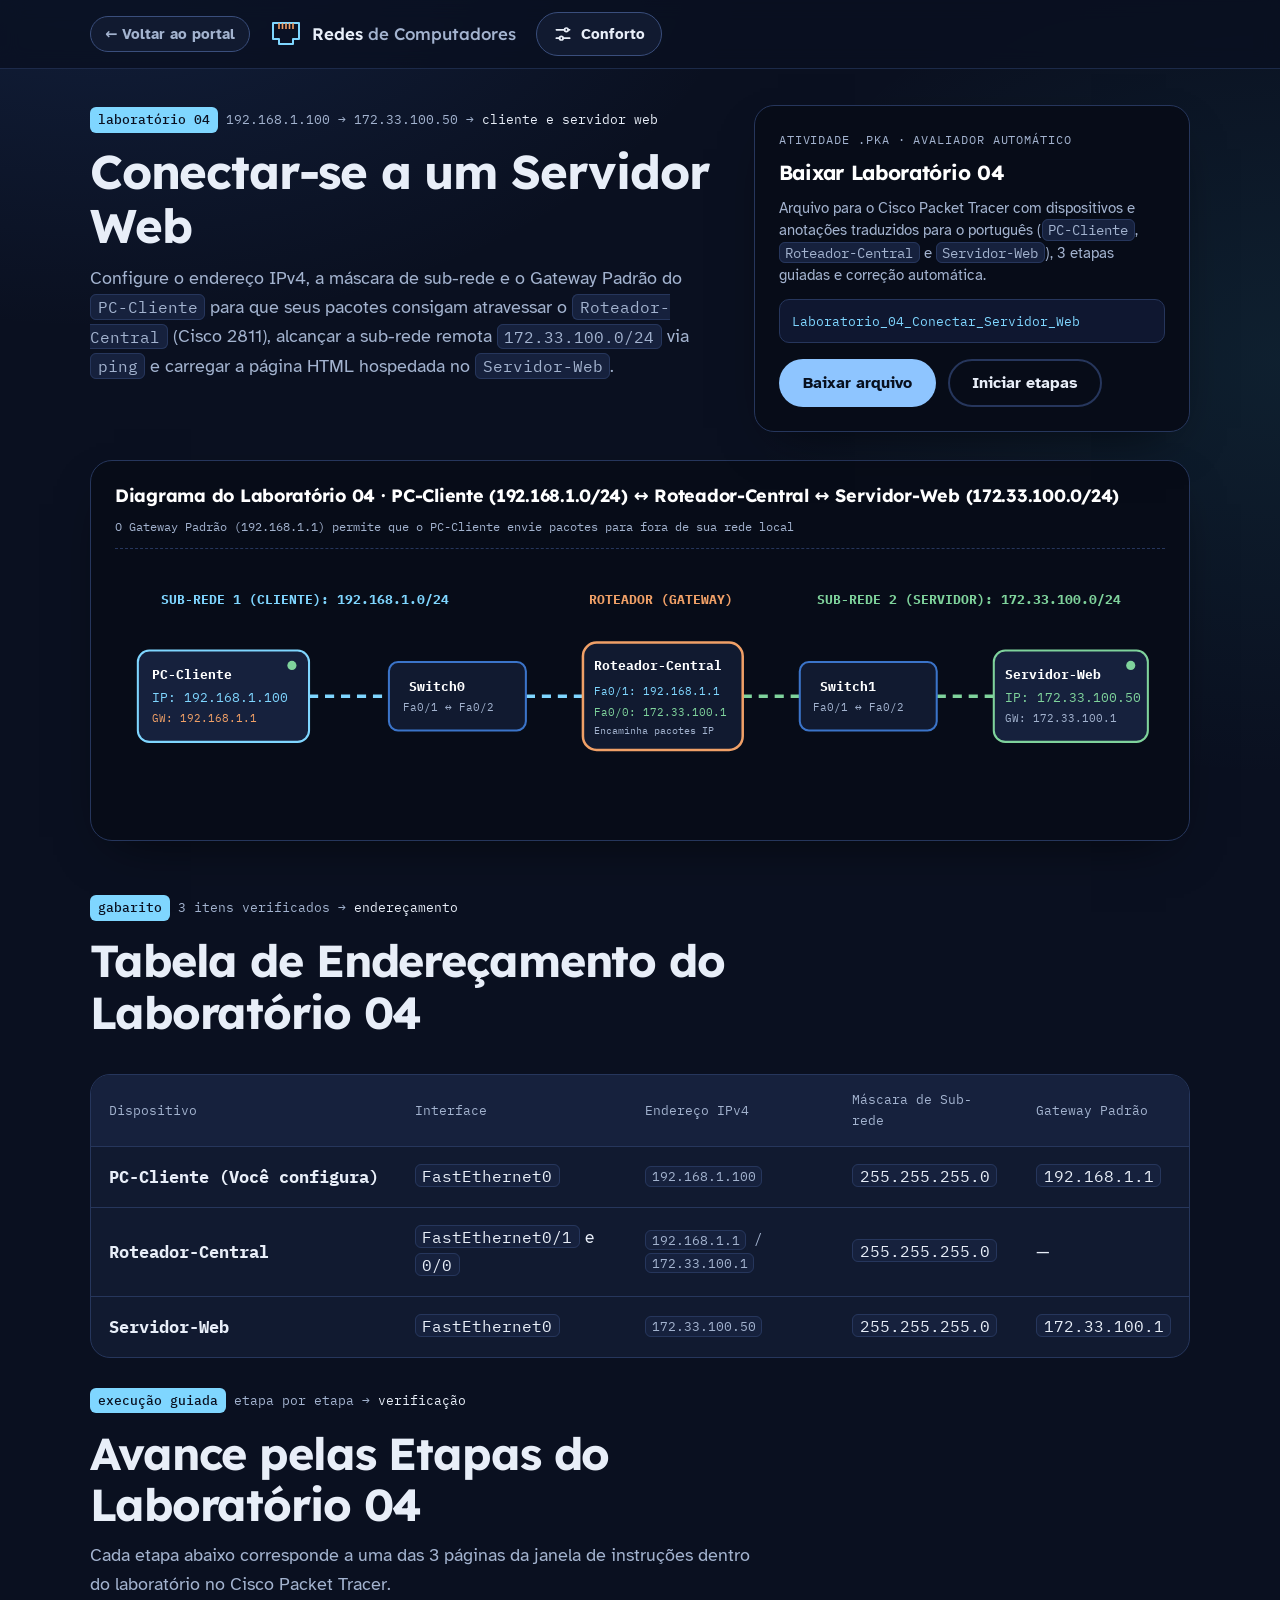
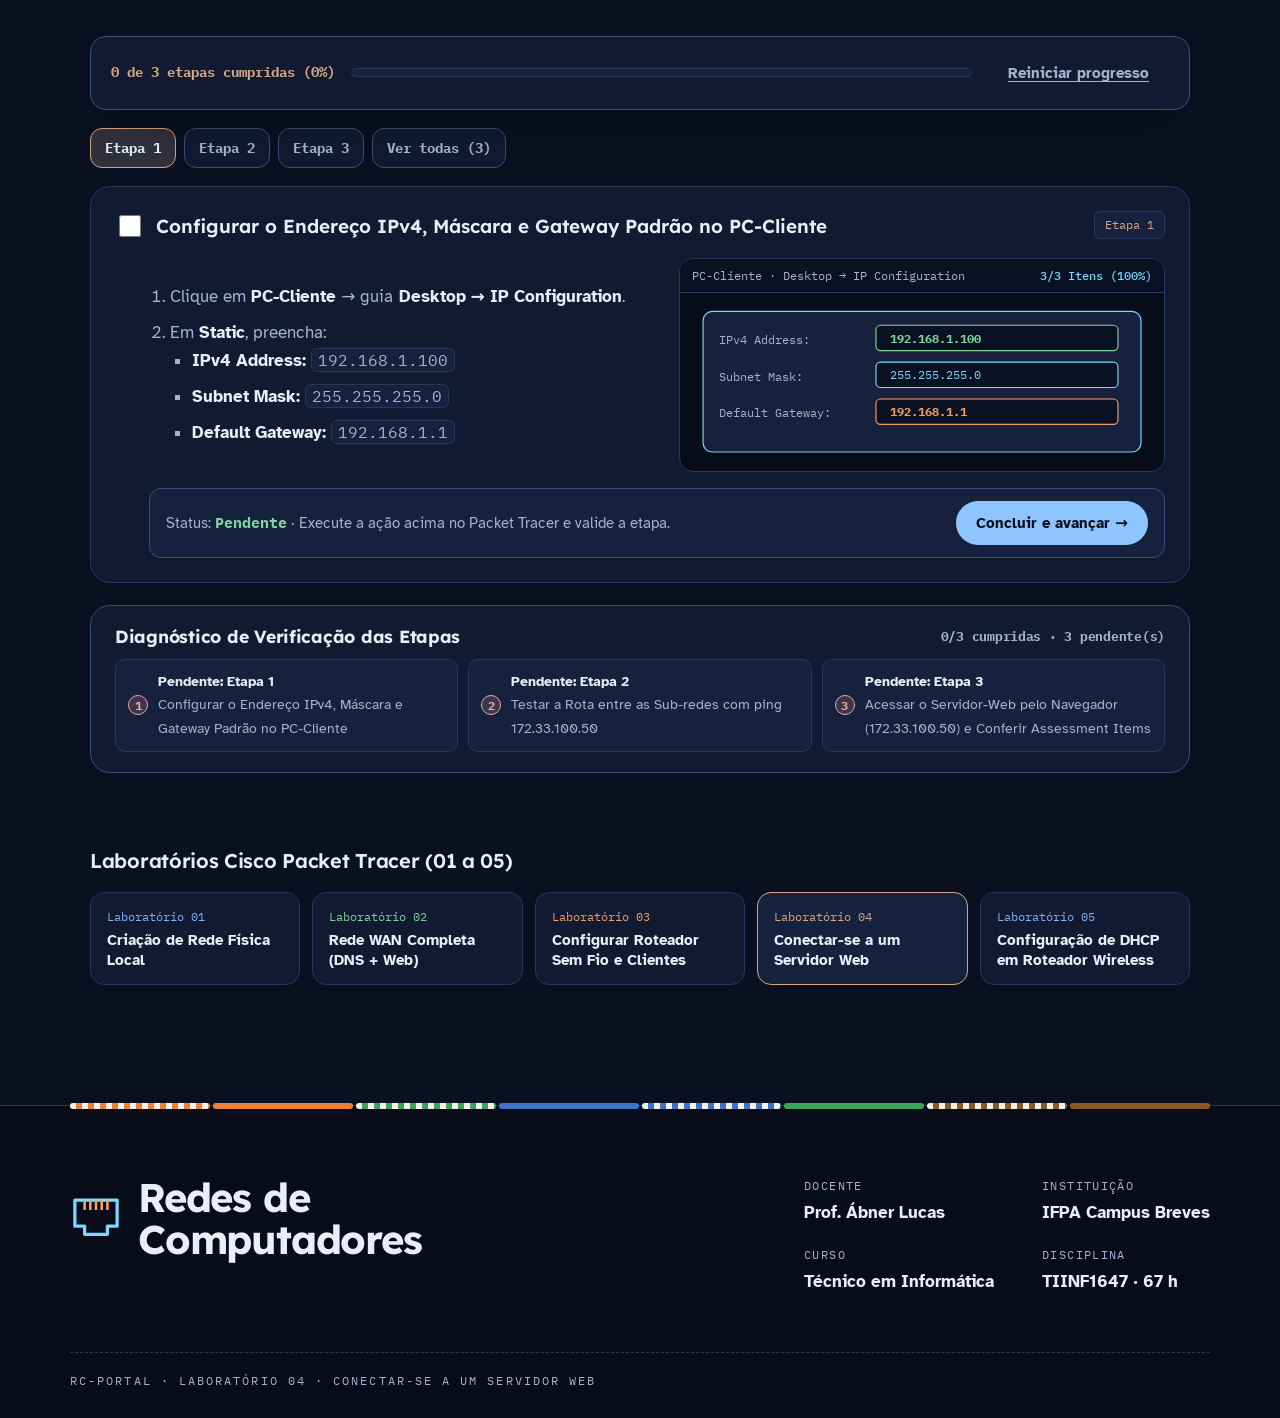
<file: labs/conectar-servidor-web.html>
<!DOCTYPE html>
<html lang="pt-BR">
<head>
    <meta charset="UTF-8">
    <meta name="viewport" content="width=device-width, initial-scale=1.0">
    <title>Laboratório 04 · Conectar-se a um Servidor Web · Redes de Computadores</title>
    <meta name="description" content="Laboratório 04 no Cisco Packet Tracer: configuração do PC-Cliente (192.168.1.100), Roteador-Central e conexão HTTP ao Servidor-Web (172.33.100.50).">
    <meta name="theme-color" content="#0a1020">
    <link rel="icon" href="data:image/svg+xml,%3Csvg xmlns='http://www.w3.org/2000/svg' viewBox='0 0 32 32'%3E%3Crect width='32' height='32' rx='7' fill='%231b2230'/%3E%3Cpath d='M8 11h16v11h-4v3h-8v-3H8z' fill='none' stroke='%2384aee0' stroke-width='2.2' stroke-linejoin='round'/%3E%3Cpath d='M12 11v4M15 11v4M18 11v4M21 11v4' stroke='%23e69a64' stroke-width='1.6'/%3E%3C/svg%3E">
    <script>
        (function () {
            var h = document.documentElement;
            function ler(k) { try { return localStorage.getItem(k); } catch (e) { return null; } }
            var tema = ler('rc:tema');
            h.dataset.tema = (tema ? tema === 'escuro' : true) ? 'escuro' : 'claro';
            var calmo = ler('rc:calmo');
            h.dataset.calmo = calmo ? calmo : (matchMedia('(prefers-reduced-motion: reduce)').matches ? 'sim' : 'nao');
            h.dataset.texto = ler('rc:texto') || 'normal';
            h.classList.add('js');
            h.dataset.visitado = '';
        })();
    </script>
    <link rel="preconnect" href="https://fonts.googleapis.com">
    <link rel="preconnect" href="https://fonts.gstatic.com" crossorigin>
    <link href="https://fonts.googleapis.com/css2?family=Atkinson+Hyperlegible:ital,wght@0,400;0,700;1,400&family=IBM+Plex+Mono:wght@400;500&family=Lexend:wght@500;600;700&display=swap" rel="stylesheet">
    <link rel="stylesheet" href="../style.css?v=2026.11.23j">
</head>
<body class="pagina-lab" data-par="marrom">
    <a class="pular" href="#conteudo">Pular para o conteúdo</a>

    <header class="topo" id="topo">
        <div class="topo-inner">
            <a href="../index.html#projetos" class="lab-topo-voltar" aria-label="Voltar ao portal principal">← Voltar ao portal</a>
            <a href="../index.html" class="marca" aria-label="Redes de Computadores">
                <svg class="marca-porta" viewBox="0 0 32 28" aria-hidden="true">
                    <path class="porta-corpo" d="M3 3h26v16h-6v5H9v-5H3z" />
                    <path class="porta-pinos" d="M9 3v6M12.5 3v6M16 3v6M19.5 3v6M23 3v6" />
                </svg>
                <span class="marca-texto">Redes <em>de Computadores</em></span>
            </a>
            <div class="topo-acoes">
                <button class="botao-conforto" id="botao-conforto" type="button" aria-expanded="false" aria-controls="painel-conforto">
                    <svg viewBox="0 0 24 24" aria-hidden="true"><path d="M4 7h10M18 7h2M4 17h4M12 17h8" /><circle cx="16" cy="7" r="2.2" /><circle cx="10" cy="17" r="2.2" /></svg>
                    <span>Conforto</span>
                </button>
            </div>
        </div>
        <div class="painel-conforto" id="painel-conforto" role="group" aria-label="Ajustes de conforto" hidden>
            <p class="painel-titulo">Deixe a página do seu jeito</p>
            <button type="button" class="chave" data-ajuste="calmo" aria-pressed="false">
                <span class="chave-trilho" aria-hidden="true"><span></span></span>
                <span><b>Modo calmo</b><small>Desliga animações e movimentos</small></span>
            </button>
            <button type="button" class="chave" data-ajuste="texto" aria-pressed="false">
                <span class="chave-trilho" aria-hidden="true"><span></span></span>
                <span><b>Texto maior</b><small>Aumenta letras e espaços</small></span>
            </button>
            <button type="button" class="chave" data-ajuste="tema" aria-pressed="false">
                <span class="chave-trilho" aria-hidden="true"><span></span></span>
                <span><b>Tema escuro</b><small>Menos brilho na tela</small></span>
            </button>
        </div>
    </header>

    <main id="conteudo">
        <section class="lab-hero">
            <div class="lab-hero-grade">
                <div>
                    <p class="etiqueta"><span class="etiqueta-salto">laboratório 04</span><span class="etiqueta-ip">192.168.1.100 → 172.33.100.50</span><span class="etiqueta-nome">cliente e servidor web</span></p>
                    <h1 class="titulo-secao">Conectar-se a um Servidor Web</h1>
                    <p class="secao-intro">Configure o endereço IPv4, a máscara de sub-rede e o Gateway Padrão do <code>PC-Cliente</code> para que seus pacotes consigam atravessar o <code>Roteador-Central</code> (Cisco 2811), alcançar a sub-rede remota <code>172.33.100.0/24</code> via <code>ping</code> e carregar a página HTML hospedada no <code>Servidor-Web</code>.</p>
                </div>

                <aside class="cartao-download" aria-label="Download do laboratório Packet Tracer">
                    <h2>Baixar Laboratório 04</h2>
                    <p>Arquivo para o Cisco Packet Tracer com dispositivos e anotações traduzidos para o português (<code>PC-Cliente</code>, <code>Roteador-Central</code> e <code>Servidor-Web</code>), 3 etapas guiadas e correção automática.</p>
                    <div class="arquivo-nome">Laboratorio_04_Conectar_Servidor_Web</div>
                    <div class="botoes">
                        <a class="botao botao-cheio" href="./arquivos/Laboratorio_04_Conectar_Servidor_Web.pka" download>Baixar arquivo</a>
                        <a class="botao botao-linha" href="#roteiro">Iniciar etapas</a>
                    </div>
                </aside>
            </div>

            <!-- DIAGRAMA PRINCIPAL ANIMADO -->
            <div class="diagrama-caixa">
                <div class="diagrama-cabeca">
                    <h3>Diagrama do Laboratório 04 · PC-Cliente (192.168.1.0/24) ↔ Roteador-Central ↔ Servidor-Web (172.33.100.0/24)</h3>
                    <span>O Gateway Padrão (192.168.1.1) permite que o PC-Cliente envie pacotes para fora de sua rede local</span>
                </div>
                <svg class="diagrama-svg" viewBox="0 0 920 220" role="img" aria-label="Diagrama animado mostrando PC-Cliente (192.168.1.100) ligado ao Switch0, que se liga à interface Fa0/1 (192.168.1.1) do Roteador-Central, saindo pela Fa0/0 (172.33.100.1) para o Switch1 até o Servidor-Web (172.33.100.50)">
                    <g stroke="#7fd6ff" stroke-width="3" class="cabo-animado">
                        <line x1="170" y1="115" x2="240" y2="115"/>
                        <line x1="360" y1="115" x2="410" y2="115"/>
                    </g>
                    <g stroke="#7fd39c" stroke-width="3" class="cabo-animado">
                        <line x1="550" y1="115" x2="600" y2="115"/>
                        <line x1="720" y1="115" x2="770" y2="115"/>
                    </g>

                    <g font-family="IBM Plex Mono, monospace" font-size="11" fill="#e8eef8">
                        <text x="40" y="34" fill="#7fd6ff" font-weight="700">SUB-REDE 1 (CLIENTE): 192.168.1.0/24</text>
                        <rect x="20" y="75" width="150" height="80" rx="10" fill="#16213d" stroke="#7fd6ff" stroke-width="1.8"/>
                        <circle cx="155" cy="88" r="4" fill="#7fd39c" class="led-ativo"/>
                        <text x="32" y="100" font-weight="700" fill="#fff">PC-Cliente</text>
                        <text x="32" y="120" fill="#7fd6ff">IP: 192.168.1.100</text>
                        <text x="32" y="138" font-size="9.5" fill="#f0a067">GW: 192.168.1.1</text>

                        <rect x="240" y="85" width="120" height="60" rx="8" fill="#111a30" stroke="#3b74c9" stroke-width="1.8"/>
                        <text x="258" y="110" font-weight="700" fill="#fff">Switch0</text>
                        <text x="252" y="128" font-size="9.5" fill="#a3b3cf">Fa0/1 ↔ Fa0/2</text>

                        <text x="415" y="34" fill="#f0a067" font-weight="700">ROTEADOR (GATEWAY)</text>
                        <rect x="410" y="68" width="140" height="94" rx="12" fill="#111a30" stroke="#f0a067" stroke-width="2.2"/>
                        <text x="420" y="92" font-weight="700" fill="#fff">Roteador-Central</text>
                        <text x="420" y="114" font-size="9.5" fill="#7fd6ff">Fa0/1: 192.168.1.1</text>
                        <text x="420" y="132" font-size="9.5" fill="#7fd39c">Fa0/0: 172.33.100.1</text>
                        <text x="420" y="148" font-size="9" fill="#a3b3cf">Encaminha pacotes IP</text>

                        <text x="615" y="34" fill="#7fd39c" font-weight="700">SUB-REDE 2 (SERVIDOR): 172.33.100.0/24</text>
                        <rect x="600" y="85" width="120" height="60" rx="8" fill="#111a30" stroke="#3b74c9" stroke-width="1.8"/>
                        <text x="618" y="110" font-weight="700" fill="#fff">Switch1</text>
                        <text x="612" y="128" font-size="9.5" fill="#a3b3cf">Fa0/1 ↔ Fa0/2</text>

                        <rect x="770" y="75" width="135" height="80" rx="10" fill="#16213d" stroke="#7fd39c" stroke-width="1.8"/>
                        <circle cx="890" cy="88" r="4" fill="#7fd39c" class="led-ativo"/>
                        <text x="780" y="100" font-weight="700" fill="#fff">Servidor-Web</text>
                        <text x="780" y="120" fill="#7fd39c">IP: 172.33.100.50</text>
                        <text x="780" y="138" font-size="9.5" fill="#a3b3cf">GW: 172.33.100.1</text>
                    </g>
                </svg>
            </div>
        </section>

        <!-- TABELA DE ENDEREÇAMENTO -->
        <section class="secao">
            <div class="secao-cabeca">
                <p class="etiqueta"><span class="etiqueta-salto">gabarito</span><span class="etiqueta-ip">3 itens verificados</span><span class="etiqueta-nome">endereçamento</span></p>
                <h2 class="titulo-secao">Tabela de Endereçamento do Laboratório 04</h2>
            </div>

            <div class="tabela-envoltorio">
                <table class="tabela">
                    <thead>
                        <tr>
                            <th>Dispositivo</th>
                            <th>Interface</th>
                            <th>Endereço IPv4</th>
                            <th>Máscara de Sub-rede</th>
                            <th>Gateway Padrão</th>
                        </tr>
                    </thead>
                    <tbody>
                        <tr>
                            <td><b>PC-Cliente (Você configura)</b></td>
                            <td><code>FastEthernet0</code></td>
                            <td><code>192.168.1.100</code></td>
                            <td><code>255.255.255.0</code></td>
                            <td><code>192.168.1.1</code></td>
                        </tr>
                        <tr>
                            <td><b>Roteador-Central</b></td>
                            <td><code>FastEthernet0/1</code> e <code>0/0</code></td>
                            <td><code>192.168.1.1</code> / <code>172.33.100.1</code></td>
                            <td><code>255.255.255.0</code></td>
                            <td>—</td>
                        </tr>
                        <tr>
                            <td><b>Servidor-Web</b></td>
                            <td><code>FastEthernet0</code></td>
                            <td><code>172.33.100.50</code></td>
                            <td><code>255.255.255.0</code></td>
                            <td><code>172.33.100.1</code></td>
                        </tr>
                    </tbody>
                </table>
            </div>
        </section>

        <!-- ROTEIRO PASSO A PASSO NAVEGÁVEL -->
        <section class="secao" id="roteiro" data-roteiro="laboratorio-04">
            <div class="secao-cabeca">
                <p class="etiqueta"><span class="etiqueta-salto">execução guiada</span><span class="etiqueta-ip">etapa por etapa</span><span class="etiqueta-nome">verificação</span></p>
                <h2 class="titulo-secao">Avance pelas Etapas do Laboratório 04</h2>
                <p class="secao-intro">Cada etapa abaixo corresponde a uma das 3 páginas da janela de instruções dentro do laboratório no Cisco Packet Tracer.</p>
            </div>

            <div class="progresso-barra-env" aria-live="polite">
                <div class="progresso-info">
                    <span id="lab-progresso-texto">0 de 3 etapas cumpridas (0%)</span>
                </div>
                <div class="progresso-trilho">
                    <div class="progresso-preenchimento" id="lab-progresso-barra"></div>
                </div>
                <button type="button" class="botao botao-texto botao-peq" id="lab-progresso-limpar">Reiniciar progresso</button>
            </div>

            <ol class="roteiro-lista">
                <!-- ETAPA 1 -->
                <li class="etapa-card">
                    <div class="etapa-cabeca">
                        <label class="etapa-check">
                            <input type="checkbox" data-etapa="1">
                            <span>Configurar o Endereço IPv4, Máscara e Gateway Padrão no PC-Cliente</span>
                        </label>
                        <span class="etapa-num">Etapa 1</span>
                    </div>
                    <div class="etapa-grade">
                        <div class="etapa-corpo">
                            <ol>
                                <li>Clique em <b>PC-Cliente</b> → guia <b>Desktop → IP Configuration</b>.</li>
                                <li>Em <b>Static</b>, preencha:
                                    <ul>
                                        <li><b>IPv4 Address:</b> <code>192.168.1.100</code></li>
                                        <li><b>Subnet Mask:</b> <code>255.255.255.0</code></li>
                                        <li><b>Default Gateway:</b> <code>192.168.1.1</code></li>
                                    </ul>
                                </li>
                            </ol>
                        </div>
                        <div class="etapa-tela" aria-hidden="true">
                            <div class="etapa-tela-barra"><span>PC-Cliente · Desktop → IP Configuration</span><b>3/3 Itens (100%)</b></div>
                            <svg viewBox="0 0 420 155">
                                <g font-family="IBM Plex Mono, monospace" font-size="10.5" fill="#e8eef8">
                                    <rect x="20" y="16" width="380" height="122" rx="8" fill="#16213d" stroke="#7fd6ff"/>
                                    <text x="34" y="44" fill="#a3b3cf">IPv4 Address:</text>
                                    <rect x="170" y="28" width="210" height="22" rx="4" fill="#0a1122" stroke="#7fd39c"/>
                                    <text x="182" y="43" fill="#7fd39c" font-weight="700">192.168.1.100</text>
                                    <text x="34" y="76" fill="#a3b3cf">Subnet Mask:</text>
                                    <rect x="170" y="60" width="210" height="22" rx="4" fill="#0a1122" stroke="#7fd6ff"/>
                                    <text x="182" y="75" fill="#7fd6ff">255.255.255.0</text>
                                    <text x="34" y="108" fill="#a3b3cf">Default Gateway:</text>
                                    <rect x="170" y="92" width="210" height="22" rx="4" fill="#0a1122" stroke="#f0a067"/>
                                    <text x="182" y="107" fill="#f0a067" font-weight="700">192.168.1.1</text>
                                </g>
                            </svg>
                        </div>
                    </div>
                </li>

                <!-- ETAPA 2 -->
                <li class="etapa-card">
                    <div class="etapa-cabeca">
                        <label class="etapa-check">
                            <input type="checkbox" data-etapa="2">
                            <span>Testar a Rota entre as Sub-redes com ping 172.33.100.50</span>
                        </label>
                        <span class="etapa-num">Etapa 2</span>
                    </div>
                    <div class="etapa-grade">
                        <div class="etapa-corpo">
                            <ol>
                                <li>Feche a janela de IP e abra o <b>Command Prompt</b> no <b>PC-Cliente</b>.</li>
                                <li>Digite <code>ping 172.33.100.50</code> e pressione <code>Enter</code>.</li>
                                <li>Confirme o recebimento das respostas com <code>TTL=127</code> vindas do <b>Servidor-Web</b>.</li>
                            </ol>
                        </div>
                        <div class="etapa-tela" aria-hidden="true">
                            <div class="etapa-tela-barra"><span>PC-Cliente · Command Prompt</span><b>ICMP Echo Reply</b></div>
                            <svg viewBox="0 0 420 155">
                                <g font-family="IBM Plex Mono, monospace" font-size="10" fill="#e8eef8">
                                    <rect x="18" y="16" width="384" height="122" rx="8" fill="#050912" stroke="#26365c"/>
                                    <text x="30" y="38" fill="#7fd39c">C:\&gt; <tspan fill="#fff" font-weight="700">ping 172.33.100.50</tspan></text>
                                    <text x="30" y="60" fill="#a3b3cf">Pinging 172.33.100.50 with 32 bytes of data:</text>
                                    <text x="30" y="82" fill="#7fd6ff">Reply from 172.33.100.50: bytes=32 time=0ms TTL=127</text>
                                    <text x="30" y="100" fill="#7fd6ff">Reply from 172.33.100.50: bytes=32 time=0ms TTL=127</text>
                                    <text x="30" y="122" fill="#7fd39c">Packets: Sent = 4, Received = 4, Lost = 0 (0% loss)</text>
                                </g>
                            </svg>
                        </div>
                    </div>
                </li>

                <!-- ETAPA 3 -->
                <li class="etapa-card">
                    <div class="etapa-cabeca">
                        <label class="etapa-check">
                            <input type="checkbox" data-etapa="3">
                            <span>Acessar o Servidor-Web pelo Navegador (172.33.100.50) e Conferir Assessment Items</span>
                        </label>
                        <span class="etapa-num">Etapa 3</span>
                    </div>
                    <div class="etapa-grade">
                        <div class="etapa-corpo">
                            <ol>
                                <li>Abra o <b>Web Browser</b> na guia <b>Desktop</b> do <b>PC-Cliente</b>.</li>
                                <li>Digite <code>172.33.100.50</code> na barra de <b>URL</b> e clique em <b>Go</b>.</li>
                                <li>Clique em <b>Check Results → Assessment Items</b> na janela da atividade para conferir os 3 itens verdes cumpridos!</li>
                            </ol>
                        </div>
                        <div class="etapa-tela" aria-hidden="true">
                            <div class="etapa-tela-barra"><span>PC-Cliente · Web Browser</span><b>3/3 Cumpridos (100%)</b></div>
                            <svg viewBox="0 0 420 155">
                                <g font-family="IBM Plex Mono, monospace" font-size="10" fill="#e8eef8">
                                    <rect x="18" y="16" width="384" height="122" rx="8" fill="#16213d" stroke="#7fd39c"/>
                                    <text x="30" y="38" fill="#a3b3cf">URL:</text>
                                    <rect x="64" y="23" width="272" height="22" rx="4" fill="#0a1122" stroke="#7fd6ff"/>
                                    <text x="76" y="38" fill="#7fd6ff" font-weight="700">http://172.33.100.50</text>
                                    <rect x="344" y="23" width="44" height="22" rx="4" fill="#7fd39c"/>
                                    <text x="358" y="38" fill="#08101f" font-weight="700">Go</text>
                                    <rect x="30" y="54" width="358" height="72" rx="6" fill="#0a1122" stroke="#26365c"/>
                                    <text x="48" y="82" font-size="11.5" font-weight="700" fill="#7fd6ff">Bem-vindo ao Servidor Web de Redes - IFPA</text>
                                    <text x="48" y="106" font-size="9" fill="#7fd39c">✓ Conexão estabelecida via 172.33.100.50 (100%)</text>
                                </g>
                            </svg>
                        </div>
                    </div>
                </li>
            </ol>
        </section>

        <!-- NAVEGAÇÃO ENTRE OS 5 LABORATÓRIOS -->
        <section class="secao">
            <h3 class="subtitulo">Laboratórios Cisco Packet Tracer (01 a 05)</h3>
            <nav class="labs-nav-grid" aria-label="Navegação entre os laboratórios">
                <a class="lab-nav-item" href="./rede-fisica-local.html" data-par="azul">
                    <small>Laboratório 01</small>
                    <b>Criação de Rede Física Local</b>
                </a>
                <a class="lab-nav-item" href="./rede-wan-dns-web.html" data-par="verde">
                    <small>Laboratório 02</small>
                    <b>Rede WAN Completa (DNS + Web)</b>
                </a>
                <a class="lab-nav-item" href="./roteador-sem-fio.html" data-par="laranja">
                    <small>Laboratório 03</small>
                    <b>Configurar Roteador Sem Fio e Clientes</b>
                </a>
                <a class="lab-nav-item" href="./conectar-servidor-web.html" aria-current="page" data-par="marrom">
                    <small>Laboratório 04</small>
                    <b>Conectar-se a um Servidor Web</b>
                </a>
                <a class="lab-nav-item" href="./configurar-dhcp-wireless.html" data-par="azul">
                    <small>Laboratório 05</small>
                    <b>Configuração de DHCP em Roteador Wireless</b>
                </a>
            </nav>
        </section>
    </main>

    <footer class="rodape">
        <div class="rodape-cabo" aria-hidden="true">
            <span class="via v-bl"></span><span class="via v-l"></span><span class="via v-bv"></span><span class="via v-a"></span>
            <span class="via v-ba"></span><span class="via v-v"></span><span class="via v-bm"></span><span class="via v-m"></span>
        </div>
        <div class="rodape-inner">
            <div class="rodape-marca">
                <svg class="rodape-porta" viewBox="0 0 32 28" aria-hidden="true">
                    <path class="porta-corpo" d="M3 3h26v16h-6v5H9v-5H3z" />
                    <path class="porta-pinos" d="M9 3v6M12.5 3v6M16 3v6M19.5 3v6M23 3v6" />
                </svg>
                <p>Redes de Computadores</p>
            </div>
            <dl class="rodape-dados">
                <div><dt>Docente</dt><dd>Prof. Ábner Lucas</dd></div>
                <div><dt>Instituição</dt><dd>IFPA Campus Breves</dd></div>
                <div><dt>Curso</dt><dd>Técnico em Informática</dd></div>
                <div><dt>Disciplina</dt><dd>TIINF1647 · 67 h</dd></div>
            </dl>
        </div>
        <p class="rodape-serigrafia" aria-hidden="true">RC-PORTAL · LABORATÓRIO 04 · CONECTAR-SE A UM SERVIDOR WEB</p>
    </footer>

    <script src="../logica.js?v=2026.11.23j"></script>
    <script src="../script.js?v=2026.11.23j"></script>
</body>
</html>
</file>
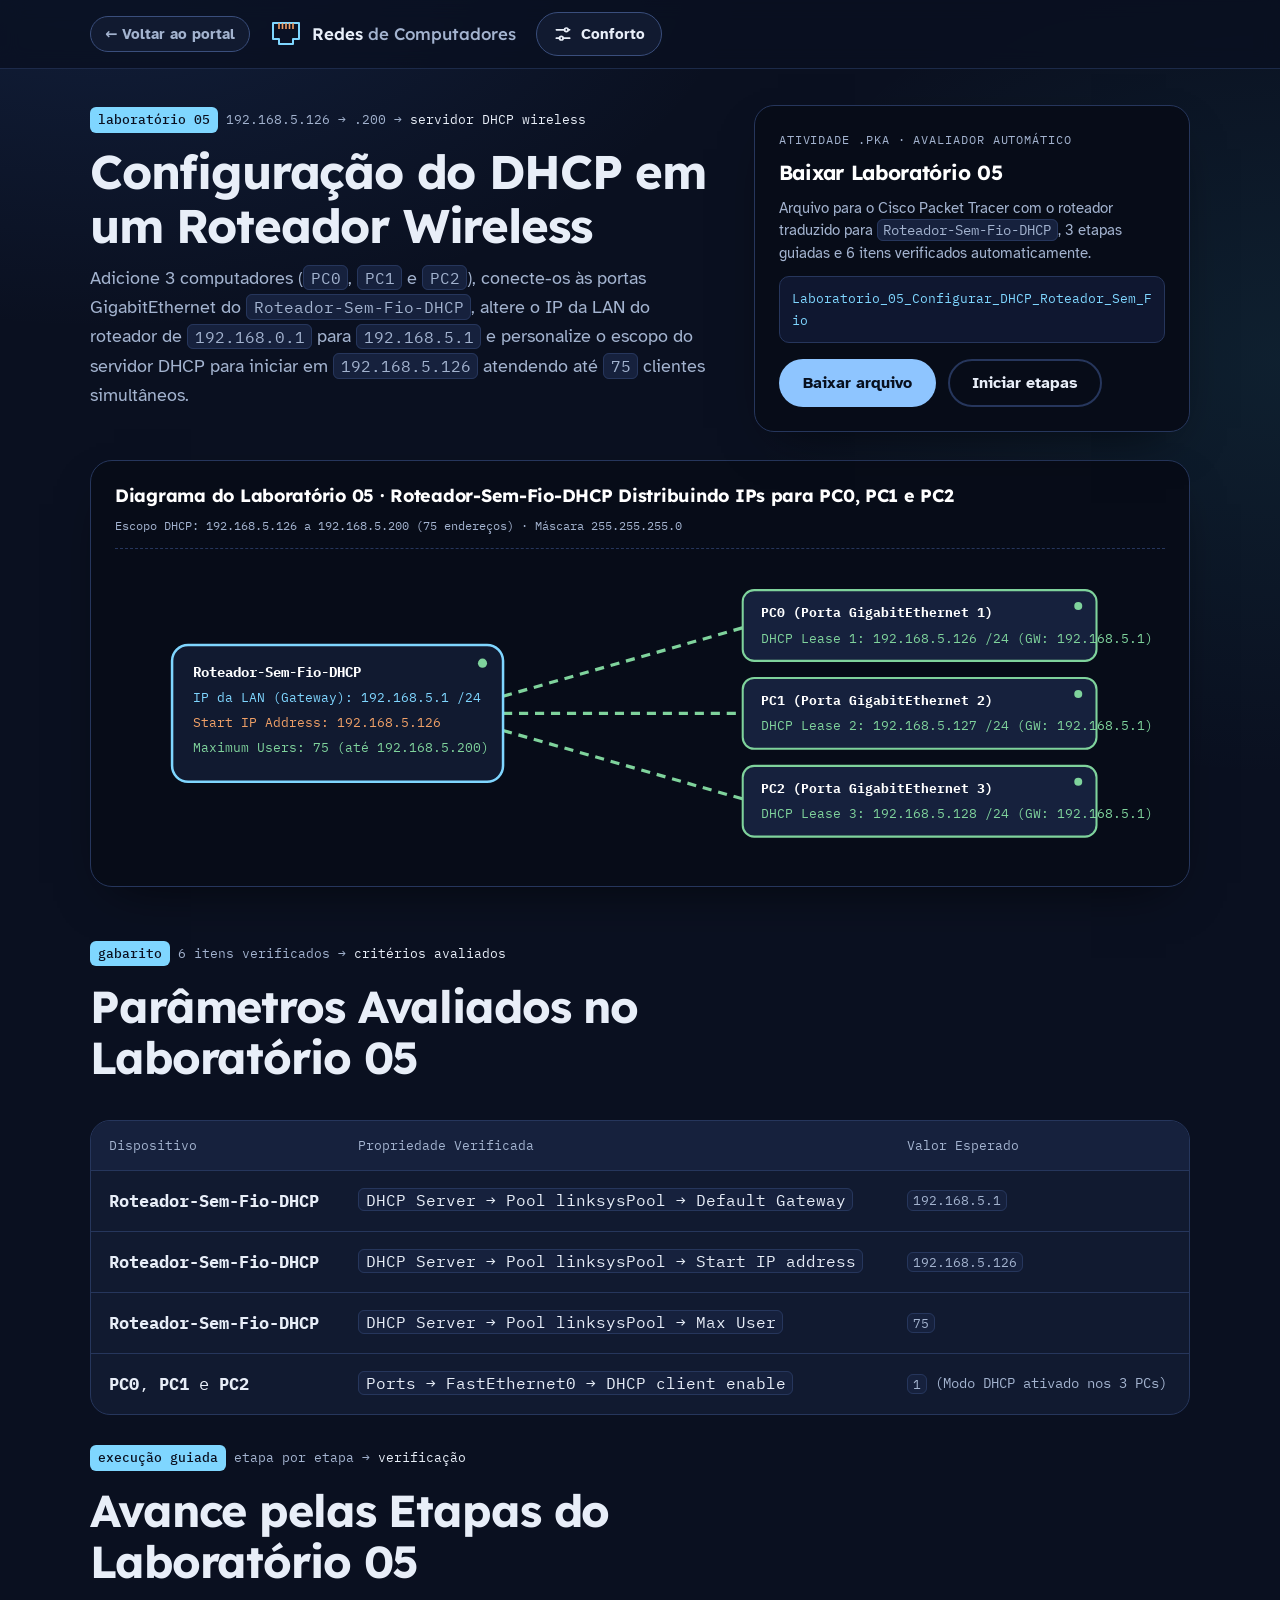
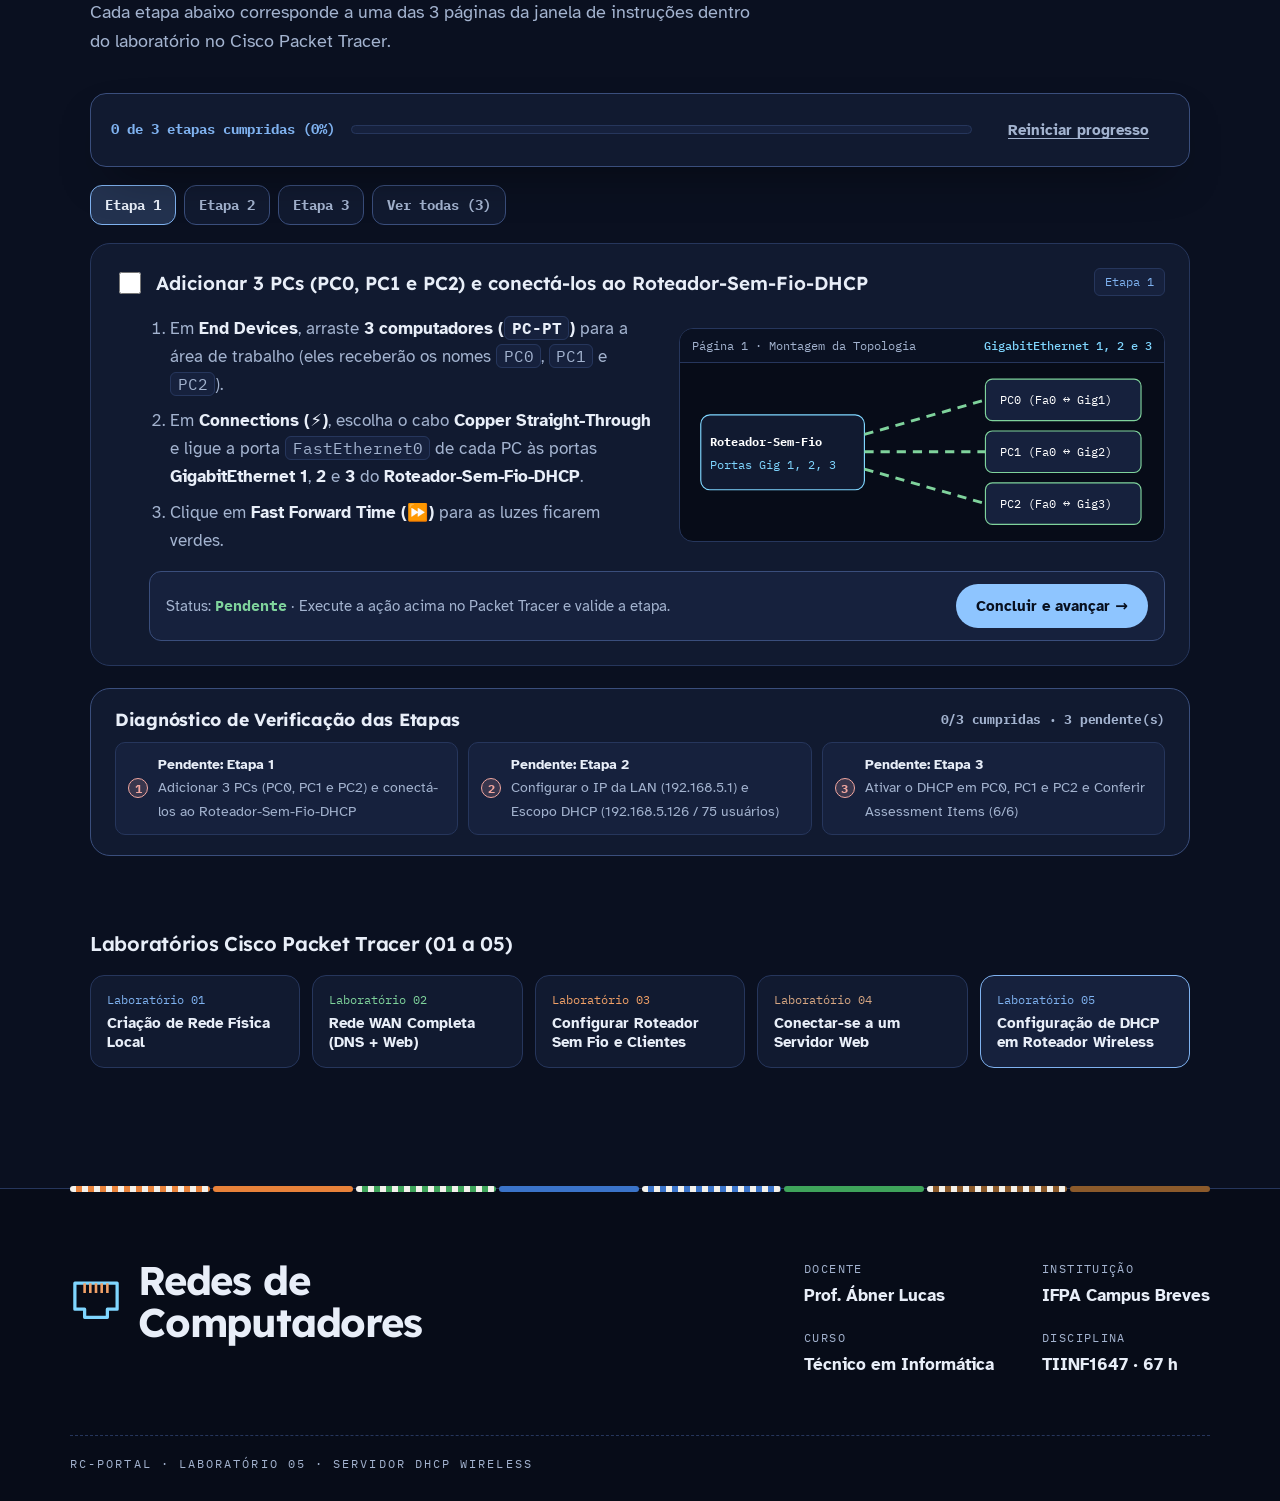
<file: labs/configurar-dhcp-wireless.html>
<!DOCTYPE html>
<html lang="pt-BR">
<head>
    <meta charset="UTF-8">
    <meta name="viewport" content="width=device-width, initial-scale=1.0">
    <title>Laboratório 05 · Configuração do DHCP em um Roteador Wireless · Redes de Computadores</title>
    <meta name="description" content="Laboratório 05 no Cisco Packet Tracer: adição de 3 PCs (PC0, PC1, PC2) e configuração de faixa DHCP (192.168.5.126 para 75 usuários) no Roteador-Sem-Fio-DHCP.">
    <meta name="theme-color" content="#0a1020">
    <link rel="icon" href="data:image/svg+xml,%3Csvg xmlns='http://www.w3.org/2000/svg' viewBox='0 0 32 32'%3E%3Crect width='32' height='32' rx='7' fill='%231b2230'/%3E%3Cpath d='M8 11h16v11h-4v3h-8v-3H8z' fill='none' stroke='%2384aee0' stroke-width='2.2' stroke-linejoin='round'/%3E%3Cpath d='M12 11v4M15 11v4M18 11v4M21 11v4' stroke='%23e69a64' stroke-width='1.6'/%3E%3C/svg%3E">
    <script>
        (function () {
            var h = document.documentElement;
            function ler(k) { try { return localStorage.getItem(k); } catch (e) { return null; } }
            var tema = ler('rc:tema');
            h.dataset.tema = (tema ? tema === 'escuro' : true) ? 'escuro' : 'claro';
            var calmo = ler('rc:calmo');
            h.dataset.calmo = calmo ? calmo : (matchMedia('(prefers-reduced-motion: reduce)').matches ? 'sim' : 'nao');
            h.dataset.texto = ler('rc:texto') || 'normal';
            h.classList.add('js');
            h.dataset.visitado = '';
        })();
    </script>
    <link rel="preconnect" href="https://fonts.googleapis.com">
    <link rel="preconnect" href="https://fonts.gstatic.com" crossorigin>
    <link href="https://fonts.googleapis.com/css2?family=Atkinson+Hyperlegible:ital,wght@0,400;0,700;1,400&family=IBM+Plex+Mono:wght@400;500&family=Lexend:wght@500;600;700&display=swap" rel="stylesheet">
    <link rel="stylesheet" href="../style.css?v=2026.11.23j">
</head>
<body class="pagina-lab" data-par="azul">
    <a class="pular" href="#conteudo">Pular para o conteúdo</a>

    <header class="topo" id="topo">
        <div class="topo-inner">
            <a href="../index.html#projetos" class="lab-topo-voltar" aria-label="Voltar ao portal principal">← Voltar ao portal</a>
            <a href="../index.html" class="marca" aria-label="Redes de Computadores">
                <svg class="marca-porta" viewBox="0 0 32 28" aria-hidden="true">
                    <path class="porta-corpo" d="M3 3h26v16h-6v5H9v-5H3z" />
                    <path class="porta-pinos" d="M9 3v6M12.5 3v6M16 3v6M19.5 3v6M23 3v6" />
                </svg>
                <span class="marca-texto">Redes <em>de Computadores</em></span>
            </a>
            <div class="topo-acoes">
                <button class="botao-conforto" id="botao-conforto" type="button" aria-expanded="false" aria-controls="painel-conforto">
                    <svg viewBox="0 0 24 24" aria-hidden="true"><path d="M4 7h10M18 7h2M4 17h4M12 17h8" /><circle cx="16" cy="7" r="2.2" /><circle cx="10" cy="17" r="2.2" /></svg>
                    <span>Conforto</span>
                </button>
            </div>
        </div>
        <div class="painel-conforto" id="painel-conforto" role="group" aria-label="Ajustes de conforto" hidden>
            <p class="painel-titulo">Deixe a página do seu jeito</p>
            <button type="button" class="chave" data-ajuste="calmo" aria-pressed="false">
                <span class="chave-trilho" aria-hidden="true"><span></span></span>
                <span><b>Modo calmo</b><small>Desliga animações e movimentos</small></span>
            </button>
            <button type="button" class="chave" data-ajuste="texto" aria-pressed="false">
                <span class="chave-trilho" aria-hidden="true"><span></span></span>
                <span><b>Texto maior</b><small>Aumenta letras e espaços</small></span>
            </button>
            <button type="button" class="chave" data-ajuste="tema" aria-pressed="false">
                <span class="chave-trilho" aria-hidden="true"><span></span></span>
                <span><b>Tema escuro</b><small>Menos brilho na tela</small></span>
            </button>
        </div>
    </header>

    <main id="conteudo">
        <section class="lab-hero">
            <div class="lab-hero-grade">
                <div>
                    <p class="etiqueta"><span class="etiqueta-salto">laboratório 05</span><span class="etiqueta-ip">192.168.5.126 → .200</span><span class="etiqueta-nome">servidor DHCP wireless</span></p>
                    <h1 class="titulo-secao">Configuração do DHCP em um Roteador Wireless</h1>
                    <p class="secao-intro">Adicione 3 computadores (<code>PC0</code>, <code>PC1</code> e <code>PC2</code>), conecte-os às portas GigabitEthernet do <code>Roteador-Sem-Fio-DHCP</code>, altere o IP da LAN do roteador de <code>192.168.0.1</code> para <code>192.168.5.1</code> e personalize o escopo do servidor DHCP para iniciar em <code>192.168.5.126</code> atendendo até <code>75</code> clientes simultâneos.</p>
                </div>

                <aside class="cartao-download" aria-label="Download do laboratório Packet Tracer">
                    <h2>Baixar Laboratório 05</h2>
                    <p>Arquivo para o Cisco Packet Tracer com o roteador traduzido para <code>Roteador-Sem-Fio-DHCP</code>, 3 etapas guiadas e 6 itens verificados automaticamente.</p>
                    <div class="arquivo-nome">Laboratorio_05_Configurar_DHCP_Roteador_Sem_Fio</div>
                    <div class="botoes">
                        <a class="botao botao-cheio" href="./arquivos/Laboratorio_05_Configurar_DHCP_Roteador_Sem_Fio.pka" download>Baixar arquivo</a>
                        <a class="botao botao-linha" href="#roteiro">Iniciar etapas</a>
                    </div>
                </aside>
            </div>

            <!-- DIAGRAMA PRINCIPAL ANIMADO -->
            <div class="diagrama-caixa">
                <div class="diagrama-cabeca">
                    <h3>Diagrama do Laboratório 05 · Roteador-Sem-Fio-DHCP Distribuindo IPs para PC0, PC1 e PC2</h3>
                    <span>Escopo DHCP: 192.168.5.126 a 192.168.5.200 (75 endereços) · Máscara 255.255.255.0</span>
                </div>
                <svg class="diagrama-svg" viewBox="0 0 920 260" role="img" aria-label="Diagrama animado mostrando o Roteador-Sem-Fio-DHCP com IP 192.168.5.1 conectado por cabos diretos às portas GigabitEthernet 1, 2 e 3 para PC0 (192.168.5.126), PC1 (192.168.5.127) e PC2 (192.168.5.128)">
                    <g stroke="#7fd39c" stroke-width="2.8" class="cabo-animado">
                        <line x1="340" y1="115" x2="550" y2="55"/>
                        <line x1="340" y1="130" x2="550" y2="130"/>
                        <line x1="340" y1="145" x2="550" y2="205"/>
                    </g>

                    <g font-family="IBM Plex Mono, monospace" font-size="11" fill="#e8eef8">
                        <rect x="50" y="70" width="290" height="120" rx="14" fill="#111a30" stroke="#7fd6ff" stroke-width="2.2"/>
                        <circle cx="322" cy="86" r="4" fill="#7fd39c" class="led-ativo"/>
                        <text x="68" y="98" font-weight="700" font-size="12.5" fill="#fff">Roteador-Sem-Fio-DHCP</text>
                        <text x="68" y="120" fill="#7fd6ff">IP da LAN (Gateway): 192.168.5.1 /24</text>
                        <text x="68" y="142" fill="#f0a067">Start IP Address: 192.168.5.126</text>
                        <text x="68" y="164" fill="#7fd39c">Maximum Users: 75 (até 192.168.5.200)</text>

                        <rect x="550" y="22" width="310" height="62" rx="10" fill="#16213d" stroke="#7fd39c" stroke-width="1.8"/>
                        <circle cx="844" cy="36" r="3.5" fill="#7fd39c" class="led-ativo"/>
                        <text x="566" y="46" font-weight="700" fill="#fff">PC0 (Porta GigabitEthernet 1)</text>
                        <text x="566" y="68" fill="#7fd39c">DHCP Lease 1: 192.168.5.126 /24 (GW: 192.168.5.1)</text>

                        <rect x="550" y="99" width="310" height="62" rx="10" fill="#16213d" stroke="#7fd39c" stroke-width="1.8"/>
                        <circle cx="844" cy="113" r="3.5" fill="#7fd39c" class="led-ativo"/>
                        <text x="566" y="123" font-weight="700" fill="#fff">PC1 (Porta GigabitEthernet 2)</text>
                        <text x="566" y="145" fill="#7fd39c">DHCP Lease 2: 192.168.5.127 /24 (GW: 192.168.5.1)</text>

                        <rect x="550" y="176" width="310" height="62" rx="10" fill="#16213d" stroke="#7fd39c" stroke-width="1.8"/>
                        <circle cx="844" cy="190" r="3.5" fill="#7fd39c" class="led-ativo"/>
                        <text x="566" y="200" font-weight="700" fill="#fff">PC2 (Porta GigabitEthernet 3)</text>
                        <text x="566" y="222" fill="#7fd39c">DHCP Lease 3: 192.168.5.128 /24 (GW: 192.168.5.1)</text>
                    </g>
                </svg>
            </div>
        </section>

        <!-- TABELA DE AVALIAÇÃO AUTOMÁTICA -->
        <section class="secao">
            <div class="secao-cabeca">
                <p class="etiqueta"><span class="etiqueta-salto">gabarito</span><span class="etiqueta-ip">6 itens verificados</span><span class="etiqueta-nome">critérios avaliados</span></p>
                <h2 class="titulo-secao">Parâmetros Avaliados no Laboratório 05</h2>
            </div>

            <div class="tabela-envoltorio">
                <table class="tabela">
                    <thead>
                        <tr>
                            <th>Dispositivo</th>
                            <th>Propriedade Verificada</th>
                            <th>Valor Esperado</th>
                        </tr>
                    </thead>
                    <tbody>
                        <tr>
                            <td><b>Roteador-Sem-Fio-DHCP</b></td>
                            <td><code>DHCP Server → Pool linksysPool → Default Gateway</code></td>
                            <td><code>192.168.5.1</code></td>
                        </tr>
                        <tr>
                            <td><b>Roteador-Sem-Fio-DHCP</b></td>
                            <td><code>DHCP Server → Pool linksysPool → Start IP address</code></td>
                            <td><code>192.168.5.126</code></td>
                        </tr>
                        <tr>
                            <td><b>Roteador-Sem-Fio-DHCP</b></td>
                            <td><code>DHCP Server → Pool linksysPool → Max User</code></td>
                            <td><code>75</code></td>
                        </tr>
                        <tr>
                            <td><b>PC0</b>, <b>PC1</b> e <b>PC2</b></td>
                            <td><code>Ports → FastEthernet0 → DHCP client enable</code></td>
                            <td><code>1</code> (Modo DHCP ativado nos 3 PCs)</td>
                        </tr>
                    </tbody>
                </table>
            </div>
        </section>

        <!-- ROTEIRO PASSO A PASSO NAVEGÁVEL -->
        <section class="secao" id="roteiro" data-roteiro="laboratorio-05">
            <div class="secao-cabeca">
                <p class="etiqueta"><span class="etiqueta-salto">execução guiada</span><span class="etiqueta-ip">etapa por etapa</span><span class="etiqueta-nome">verificação</span></p>
                <h2 class="titulo-secao">Avance pelas Etapas do Laboratório 05</h2>
                <p class="secao-intro">Cada etapa abaixo corresponde a uma das 3 páginas da janela de instruções dentro do laboratório no Cisco Packet Tracer.</p>
            </div>

            <div class="progresso-barra-env" aria-live="polite">
                <div class="progresso-info">
                    <span id="lab-progresso-texto">0 de 3 etapas cumpridas (0%)</span>
                </div>
                <div class="progresso-trilho">
                    <div class="progresso-preenchimento" id="lab-progresso-barra"></div>
                </div>
                <button type="button" class="botao botao-texto botao-peq" id="lab-progresso-limpar">Reiniciar progresso</button>
            </div>

            <ol class="roteiro-lista">
                <!-- ETAPA 1 -->
                <li class="etapa-card">
                    <div class="etapa-cabeca">
                        <label class="etapa-check">
                            <input type="checkbox" data-etapa="1">
                            <span>Adicionar 3 PCs (PC0, PC1 e PC2) e conectá-los ao Roteador-Sem-Fio-DHCP</span>
                        </label>
                        <span class="etapa-num">Etapa 1</span>
                    </div>
                    <div class="etapa-grade">
                        <div class="etapa-corpo">
                            <ol>
                                <li>Em <b>End Devices</b>, arraste <b>3 computadores (<code>PC-PT</code>)</b> para a área de trabalho (eles receberão os nomes <code>PC0</code>, <code>PC1</code> e <code>PC2</code>).</li>
                                <li>Em <b>Connections (⚡)</b>, escolha o cabo <b>Copper Straight-Through</b> e ligue a porta <code>FastEthernet0</code> de cada PC às portas <b>GigabitEthernet 1</b>, <b>2</b> e <b>3</b> do <b>Roteador-Sem-Fio-DHCP</b>.</li>
                                <li>Clique em <b>Fast Forward Time (⏩)</b> para as luzes ficarem verdes.</li>
                            </ol>
                        </div>
                        <div class="etapa-tela" aria-hidden="true">
                            <div class="etapa-tela-barra"><span>Página 1 · Montagem da Topologia</span><b>GigabitEthernet 1, 2 e 3</b></div>
                            <svg viewBox="0 0 420 155">
                                <g font-family="IBM Plex Mono, monospace" font-size="10" fill="#e8eef8">
                                    <rect x="18" y="45" width="142" height="65" rx="8" fill="#111a30" stroke="#7fd6ff"/>
                                    <text x="26" y="72" font-weight="700" fill="#fff">Roteador-Sem-Fio</text>
                                    <text x="26" y="92" fill="#7fd6ff">Portas Gig 1, 2, 3</text>

                                    <g stroke="#7fd39c" stroke-width="2.5" class="cabo-animado">
                                        <line x1="160" y1="62" x2="265" y2="32"/>
                                        <line x1="160" y1="77" x2="265" y2="77"/>
                                        <line x1="160" y1="92" x2="265" y2="122"/>
                                    </g>

                                    <rect x="265" y="14" width="135" height="36" rx="6" fill="#16213d" stroke="#7fd39c"/><text x="278" y="36" fill="#fff">PC0 (Fa0 ↔ Gig1)</text>
                                    <rect x="265" y="59" width="135" height="36" rx="6" fill="#16213d" stroke="#7fd39c"/><text x="278" y="81" fill="#fff">PC1 (Fa0 ↔ Gig2)</text>
                                    <rect x="265" y="104" width="135" height="36" rx="6" fill="#16213d" stroke="#7fd39c"/><text x="278" y="126" fill="#fff">PC2 (Fa0 ↔ Gig3)</text>
                                </g>
                            </svg>
                        </div>
                    </div>
                </li>

                <!-- ETAPA 2 -->
                <li class="etapa-card">
                    <div class="etapa-cabeca">
                        <label class="etapa-check">
                            <input type="checkbox" data-etapa="2">
                            <span>Configurar o IP da LAN (192.168.5.1) e Escopo DHCP (192.168.5.126 / 75 usuários)</span>
                        </label>
                        <span class="etapa-num">Etapa 2</span>
                    </div>
                    <div class="etapa-grade">
                        <div class="etapa-corpo">
                            <ol>
                                <li>Clique em <b>Roteador-Sem-Fio-DHCP</b> e abra a aba <b>GUI</b> (ou acesse <code>192.168.0.1</code> pelo navegador do PC0 com <code>admin</code> / <code>admin</code>).</li>
                                <li>Em <b>Router IP</b>, mude o <b>Local IP Address</b> para <code>192.168.5.1</code> e clique em <b>Save Settings</b>.</li>
                                <li>Em <b>DHCP Server Setting</b>, altere <b>Start IP Address</b> para <code>192.168.5.126</code>, <b>Maximum Number of Users</b> para <code>75</code> e clique em <b>Save Settings</b>.</li>
                            </ol>
                        </div>
                        <div class="etapa-tela" aria-hidden="true">
                            <div class="etapa-tela-barra"><span>Página 2 · Roteador-Sem-Fio-DHCP</span><b>3/6 Itens (50%)</b></div>
                            <svg viewBox="0 0 420 165">
                                <g font-family="IBM Plex Mono, monospace" font-size="10" fill="#e8eef8">
                                    <rect x="18" y="14" width="384" height="136" rx="8" fill="#111a30" stroke="#7fd6ff"/>
                                    <text x="32" y="38" fill="#a3b3cf">Local IP Address:</text>
                                    <rect x="195" y="23" width="185" height="22" rx="4" fill="#0a1122" stroke="#7fd6ff"/>
                                    <text x="207" y="38" fill="#7fd6ff" font-weight="700">192.168.5.1</text>
                                    <text x="32" y="70" fill="#a3b3cf">Start IP Address:</text>
                                    <rect x="195" y="55" width="185" height="22" rx="4" fill="#0a1122" stroke="#f0a067"/>
                                    <text x="207" y="70" fill="#f0a067" font-weight="700">192.168.5.126</text>
                                    <text x="32" y="102" fill="#a3b3cf">Maximum Users:</text>
                                    <rect x="195" y="87" width="185" height="22" rx="4" fill="#0a1122" stroke="#7fd39c"/>
                                    <text x="207" y="102" fill="#7fd39c" font-weight="700">75</text>
                                    <rect x="275" y="118" width="105" height="22" rx="4" fill="#8ec5ff"/>
                                    <text x="285" y="133" fill="#08101f" font-weight="700" font-size="9.5">Save Settings</text>
                                </g>
                            </svg>
                        </div>
                    </div>
                </li>

                <!-- ETAPA 3 -->
                <li class="etapa-card">
                    <div class="etapa-cabeca">
                        <label class="etapa-check">
                            <input type="checkbox" data-etapa="3">
                            <span>Ativar o DHCP em PC0, PC1 e PC2 e Conferir Assessment Items (6/6)</span>
                        </label>
                        <span class="etapa-num">Etapa 3</span>
                    </div>
                    <div class="etapa-grade">
                        <div class="etapa-corpo">
                            <ol>
                                <li>Em <b>PC0</b>, <b>PC1</b> e <b>PC2</b>, abra <b>Desktop → IP Configuration</b> e marque <b>DHCP</b> (eles receberão <code>192.168.5.126</code>, <code>.127</code> e <code>.128</code>).</li>
                                <li>Clique em <b>Check Results → Assessment Items</b> para conferir os 6 itens verdes cumpridos!</li>
                            </ol>
                        </div>
                        <div class="etapa-tela" aria-hidden="true">
                            <div class="etapa-tela-barra"><span>Página 3 · PC0, PC1 e PC2 (DHCP)</span><b>6/6 Cumpridos (100%)</b></div>
                            <svg viewBox="0 0 420 155">
                                <g font-family="IBM Plex Mono, monospace" font-size="10" fill="#e8eef8">
                                    <rect x="18" y="16" width="384" height="122" rx="8" fill="#16213d" stroke="#7fd39c"/>
                                    <text x="32" y="42" fill="#7fd39c" font-weight="700">✓ PC0 (DHCP): 192.168.5.126 / 255.255.255.0</text>
                                    <text x="32" y="68" fill="#7fd39c" font-weight="700">✓ PC1 (DHCP): 192.168.5.127 / 255.255.255.0</text>
                                    <text x="32" y="94" fill="#7fd39c" font-weight="700">✓ PC2 (DHCP): 192.168.5.128 / 255.255.255.0</text>
                                    <text x="32" y="120" fill="#a3b3cf">Default Gateway: <tspan fill="#7fd6ff" font-weight="700">192.168.5.1 (100%)</tspan></text>
                                </g>
                            </svg>
                        </div>
                    </div>
                </li>
            </ol>
        </section>

        <!-- NAVEGAÇÃO ENTRE OS 5 LABORATÓRIOS -->
        <section class="secao">
            <h3 class="subtitulo">Laboratórios Cisco Packet Tracer (01 a 05)</h3>
            <nav class="labs-nav-grid" aria-label="Navegação entre os laboratórios">
                <a class="lab-nav-item" href="./rede-fisica-local.html" data-par="azul">
                    <small>Laboratório 01</small>
                    <b>Criação de Rede Física Local</b>
                </a>
                <a class="lab-nav-item" href="./rede-wan-dns-web.html" data-par="verde">
                    <small>Laboratório 02</small>
                    <b>Rede WAN Completa (DNS + Web)</b>
                </a>
                <a class="lab-nav-item" href="./roteador-sem-fio.html" data-par="laranja">
                    <small>Laboratório 03</small>
                    <b>Configurar Roteador Sem Fio e Clientes</b>
                </a>
                <a class="lab-nav-item" href="./conectar-servidor-web.html" data-par="marrom">
                    <small>Laboratório 04</small>
                    <b>Conectar-se a um Servidor Web</b>
                </a>
                <a class="lab-nav-item" href="./configurar-dhcp-wireless.html" aria-current="page" data-par="azul">
                    <small>Laboratório 05</small>
                    <b>Configuração de DHCP em Roteador Wireless</b>
                </a>
            </nav>
        </section>
    </main>

    <footer class="rodape">
        <div class="rodape-cabo" aria-hidden="true">
            <span class="via v-bl"></span><span class="via v-l"></span><span class="via v-bv"></span><span class="via v-a"></span>
            <span class="via v-ba"></span><span class="via v-v"></span><span class="via v-bm"></span><span class="via v-m"></span>
        </div>
        <div class="rodape-inner">
            <div class="rodape-marca">
                <svg class="rodape-porta" viewBox="0 0 32 28" aria-hidden="true">
                    <path class="porta-corpo" d="M3 3h26v16h-6v5H9v-5H3z" />
                    <path class="porta-pinos" d="M9 3v6M12.5 3v6M16 3v6M19.5 3v6M23 3v6" />
                </svg>
                <p>Redes de Computadores</p>
            </div>
            <dl class="rodape-dados">
                <div><dt>Docente</dt><dd>Prof. Ábner Lucas</dd></div>
                <div><dt>Instituição</dt><dd>IFPA Campus Breves</dd></div>
                <div><dt>Curso</dt><dd>Técnico em Informática</dd></div>
                <div><dt>Disciplina</dt><dd>TIINF1647 · 67 h</dd></div>
            </dl>
        </div>
        <p class="rodape-serigrafia" aria-hidden="true">RC-PORTAL · LABORATÓRIO 05 · SERVIDOR DHCP WIRELESS</p>
    </footer>

    <script src="../logica.js?v=2026.11.23j"></script>
    <script src="../script.js?v=2026.11.23j"></script>
</body>
</html>
</file>
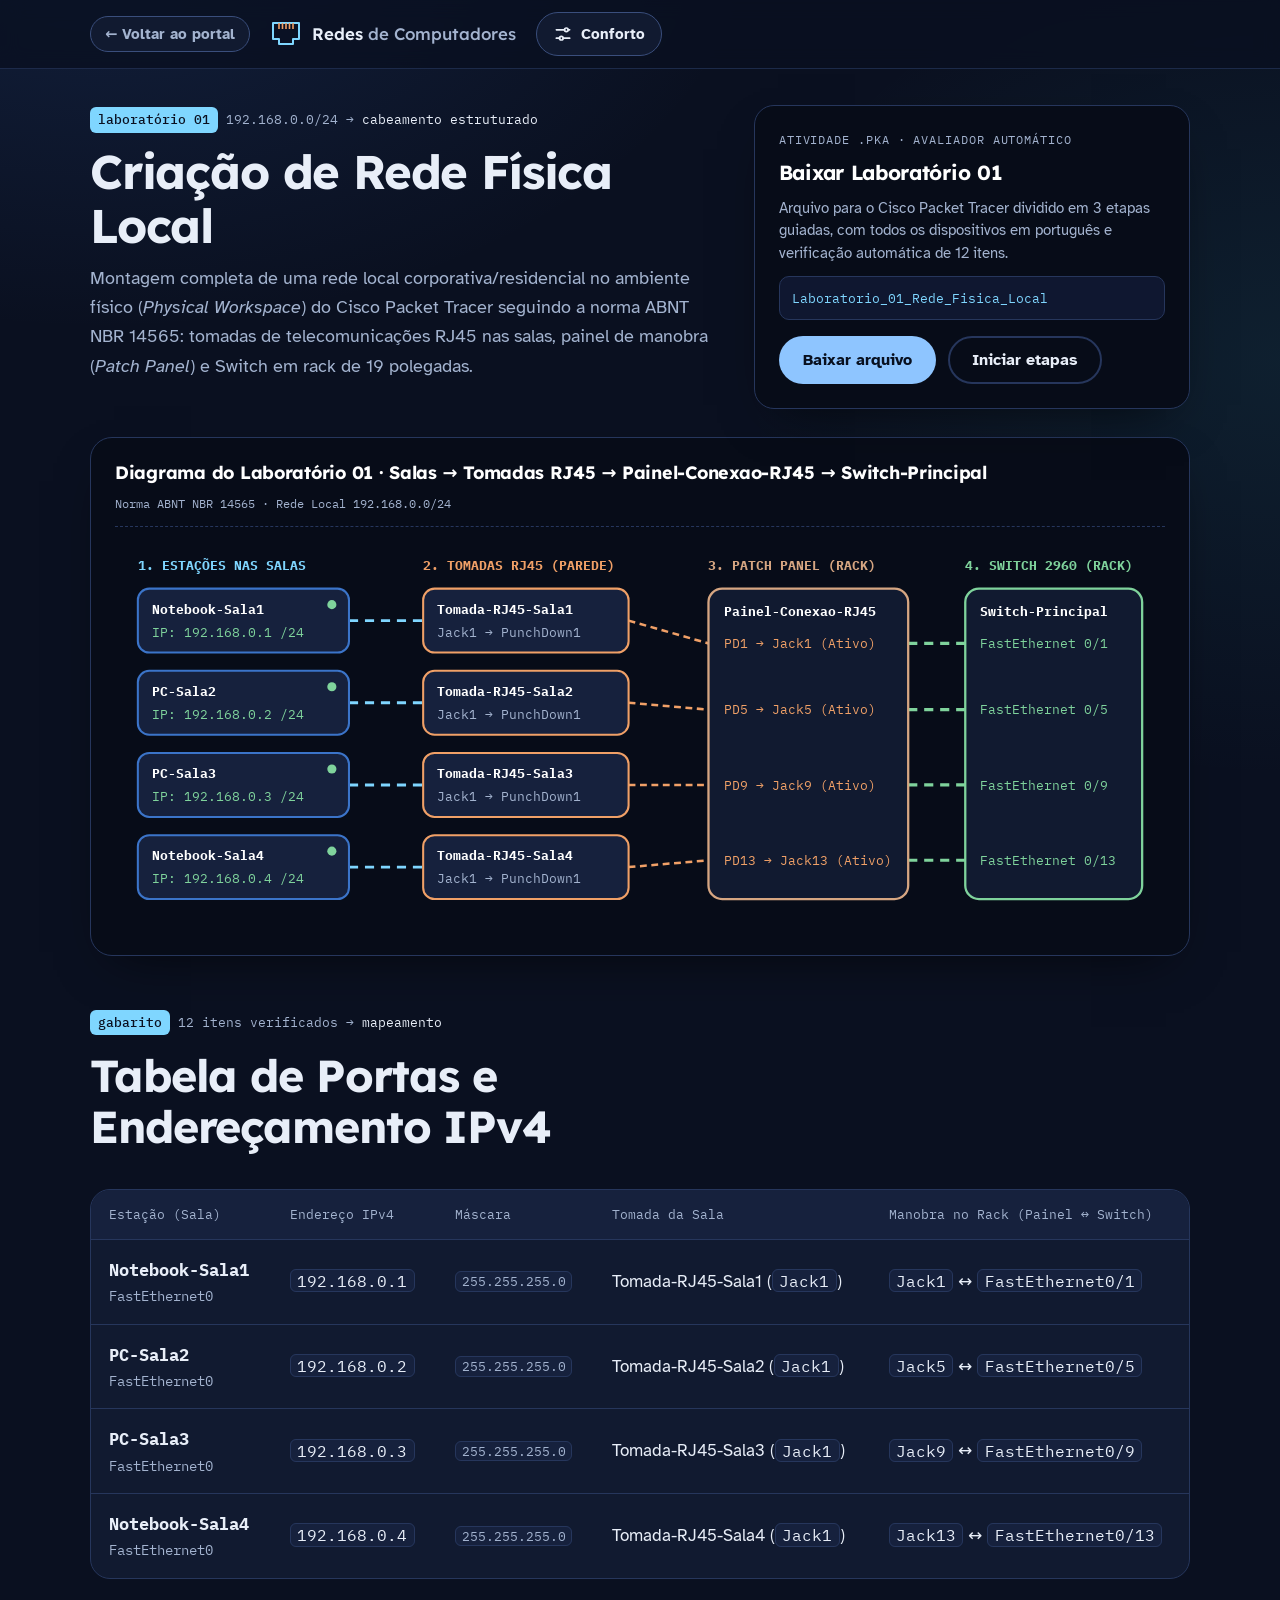
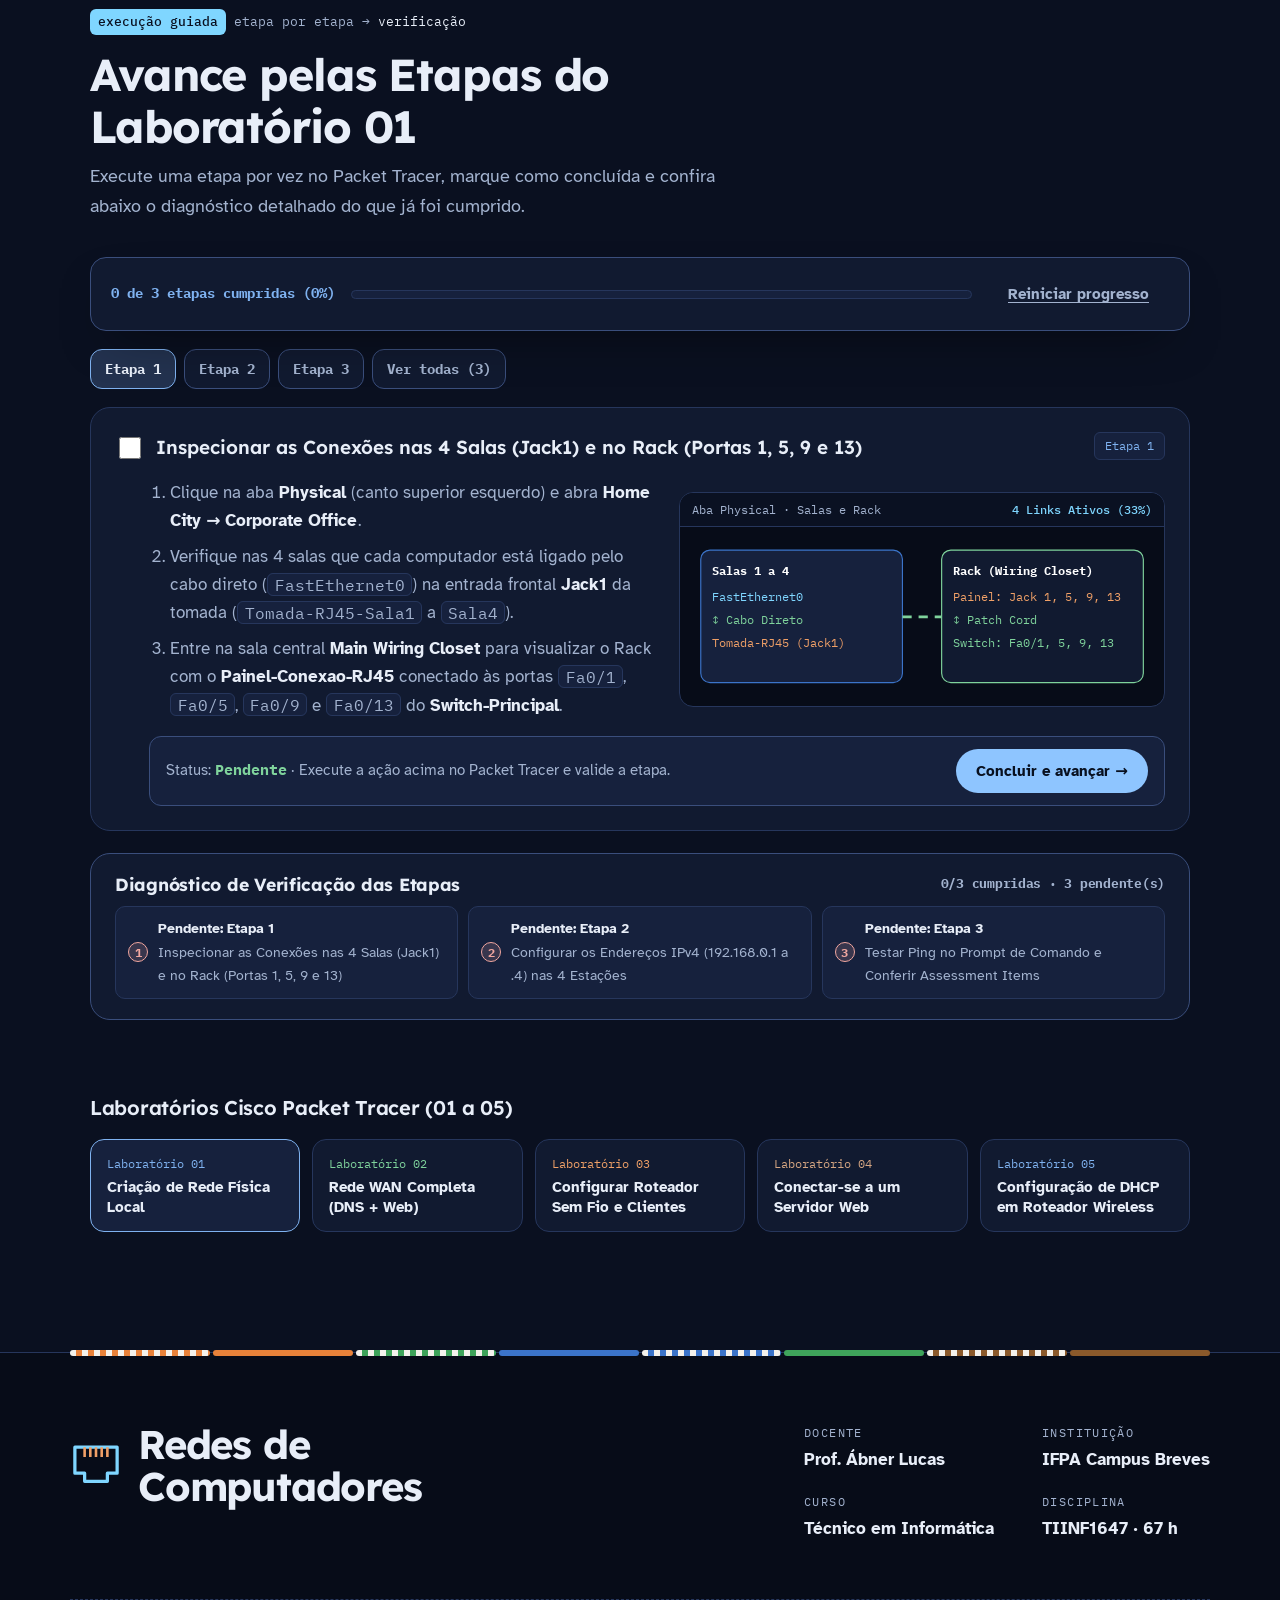
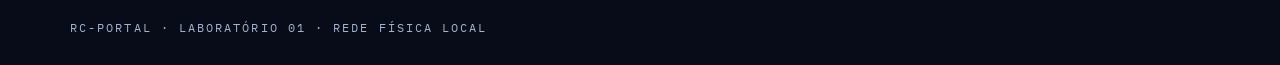
<file: labs/rede-fisica-local.html>
<!DOCTYPE html>
<html lang="pt-BR">
<head>
    <meta charset="UTF-8">
    <meta name="viewport" content="width=device-width, initial-scale=1.0">
    <title>Laboratório 01 · Criação de Rede Física Local · Redes de Computadores</title>
    <meta name="description" content="Laboratório 01 no Cisco Packet Tracer: 4 computadores, 4 tomadas RJ45, 1 Patch Panel e 1 Switch configurados na rede 192.168.0.0/24.">
    <meta name="theme-color" content="#0a1020">
    <link rel="icon" href="data:image/svg+xml,%3Csvg xmlns='http://www.w3.org/2000/svg' viewBox='0 0 32 32'%3E%3Crect width='32' height='32' rx='7' fill='%231b2230'/%3E%3Cpath d='M8 11h16v11h-4v3h-8v-3H8z' fill='none' stroke='%2384aee0' stroke-width='2.2' stroke-linejoin='round'/%3E%3Cpath d='M12 11v4M15 11v4M18 11v4M21 11v4' stroke='%23e69a64' stroke-width='1.6'/%3E%3C/svg%3E">
    <script>
        (function () {
            var h = document.documentElement;
            function ler(k) { try { return localStorage.getItem(k); } catch (e) { return null; } }
            var tema = ler('rc:tema');
            h.dataset.tema = (tema ? tema === 'escuro' : true) ? 'escuro' : 'claro';
            var calmo = ler('rc:calmo');
            h.dataset.calmo = calmo ? calmo : (matchMedia('(prefers-reduced-motion: reduce)').matches ? 'sim' : 'nao');
            h.dataset.texto = ler('rc:texto') || 'normal';
            h.classList.add('js');
            h.dataset.visitado = '';
        })();
    </script>
    <link rel="preconnect" href="https://fonts.googleapis.com">
    <link rel="preconnect" href="https://fonts.gstatic.com" crossorigin>
    <link href="https://fonts.googleapis.com/css2?family=Atkinson+Hyperlegible:ital,wght@0,400;0,700;1,400&family=IBM+Plex+Mono:wght@400;500&family=Lexend:wght@500;600;700&display=swap" rel="stylesheet">
    <link rel="stylesheet" href="../style.css?v=2026.11.23j">
</head>
<body class="pagina-lab" data-par="azul">
    <a class="pular" href="#conteudo">Pular para o conteúdo</a>

    <header class="topo" id="topo">
        <div class="topo-inner">
            <a href="../index.html#projetos" class="lab-topo-voltar" aria-label="Voltar ao portal principal">← Voltar ao portal</a>
            <a href="../index.html" class="marca" aria-label="Redes de Computadores">
                <svg class="marca-porta" viewBox="0 0 32 28" aria-hidden="true">
                    <path class="porta-corpo" d="M3 3h26v16h-6v5H9v-5H3z" />
                    <path class="porta-pinos" d="M9 3v6M12.5 3v6M16 3v6M19.5 3v6M23 3v6" />
                </svg>
                <span class="marca-texto">Redes <em>de Computadores</em></span>
            </a>
            <div class="topo-acoes">
                <button class="botao-conforto" id="botao-conforto" type="button" aria-expanded="false" aria-controls="painel-conforto">
                    <svg viewBox="0 0 24 24" aria-hidden="true"><path d="M4 7h10M18 7h2M4 17h4M12 17h8" /><circle cx="16" cy="7" r="2.2" /><circle cx="10" cy="17" r="2.2" /></svg>
                    <span>Conforto</span>
                </button>
            </div>
        </div>
        <div class="painel-conforto" id="painel-conforto" role="group" aria-label="Ajustes de conforto" hidden>
            <p class="painel-titulo">Deixe a página do seu jeito</p>
            <button type="button" class="chave" data-ajuste="calmo" aria-pressed="false">
                <span class="chave-trilho" aria-hidden="true"><span></span></span>
                <span><b>Modo calmo</b><small>Desliga animações e movimentos</small></span>
            </button>
            <button type="button" class="chave" data-ajuste="texto" aria-pressed="false">
                <span class="chave-trilho" aria-hidden="true"><span></span></span>
                <span><b>Texto maior</b><small>Aumenta letras e espaços</small></span>
            </button>
            <button type="button" class="chave" data-ajuste="tema" aria-pressed="false">
                <span class="chave-trilho" aria-hidden="true"><span></span></span>
                <span><b>Tema escuro</b><small>Menos brilho na tela</small></span>
            </button>
        </div>
    </header>

    <main id="conteudo">
        <section class="lab-hero">
            <div class="lab-hero-grade">
                <div>
                    <p class="etiqueta"><span class="etiqueta-salto">laboratório 01</span><span class="etiqueta-ip">192.168.0.0/24</span><span class="etiqueta-nome">cabeamento estruturado</span></p>
                    <h1 class="titulo-secao">Criação de Rede Física Local</h1>
                    <p class="secao-intro">Montagem completa de uma rede local corporativa/residencial no ambiente físico (<em>Physical Workspace</em>) do Cisco Packet Tracer seguindo a norma ABNT NBR 14565: tomadas de telecomunicações RJ45 nas salas, painel de manobra (<em>Patch Panel</em>) e Switch em rack de 19 polegadas.</p>
                </div>

                <aside class="cartao-download" aria-label="Download do laboratório Packet Tracer">
                    <h2>Baixar Laboratório 01</h2>
                    <p>Arquivo para o Cisco Packet Tracer dividido em 3 etapas guiadas, com todos os dispositivos em português e verificação automática de 12 itens.</p>
                    <div class="arquivo-nome">Laboratorio_01_Rede_Fisica_Local</div>
                    <div class="botoes">
                        <a class="botao botao-cheio" href="./arquivos/Laboratorio_01_Rede_Fisica_Local.pka" download>Baixar arquivo</a>
                        <a class="botao botao-linha" href="#roteiro">Iniciar etapas</a>
                    </div>
                </aside>
            </div>

            <!-- DIAGRAMA PRINCIPAL ANIMADO -->
            <div class="diagrama-caixa">
                <div class="diagrama-cabeca">
                    <h3>Diagrama do Laboratório 01 · Salas → Tomadas RJ45 → Painel-Conexao-RJ45 → Switch-Principal</h3>
                    <span>Norma ABNT NBR 14565 · Rede Local 192.168.0.0/24</span>
                </div>
                <svg class="diagrama-svg" viewBox="0 0 920 340" role="img" aria-label="Diagrama animado mostrando Notebook-Sala1, PC-Sala2, PC-Sala3 e Notebook-Sala4 ligados em Tomada-RJ45-Sala1 a Sala4, que se conectam ao Painel-Conexao-RJ45 nas portas 1, 5, 9 e 13, e ao Switch-Principal nas portas FastEthernet 0/1, 0/5, 0/9 e 0/13">
                    <g stroke="#7fd6ff" stroke-width="2.5" class="cabo-animado">
                        <line x1="205" y1="68" x2="270" y2="68"/>
                        <line x1="205" y1="140" x2="270" y2="140"/>
                        <line x1="205" y1="212" x2="270" y2="212"/>
                        <line x1="205" y1="284" x2="270" y2="284"/>
                    </g>
                    <g stroke="#f0a067" stroke-width="2.2" stroke-dasharray="6 4">
                        <line x1="450" y1="68" x2="520" y2="88"/>
                        <line x1="450" y1="140" x2="520" y2="146"/>
                        <line x1="450" y1="212" x2="520" y2="212"/>
                        <line x1="450" y1="284" x2="520" y2="278"/>
                    </g>
                    <g stroke="#7fd39c" stroke-width="2.8" class="cabo-animado">
                        <line x1="695" y1="88" x2="745" y2="88"/>
                        <line x1="695" y1="146" x2="745" y2="146"/>
                        <line x1="695" y1="212" x2="745" y2="212"/>
                        <line x1="695" y1="278" x2="745" y2="278"/>
                    </g>

                    <g font-family="IBM Plex Mono, monospace" font-size="11" fill="#e8eef8">
                        <text x="20" y="24" fill="#7fd6ff" font-weight="700">1. ESTAÇÕES NAS SALAS</text>
                        <rect x="20" y="40" width="185" height="56" rx="10" fill="#16213d" stroke="#3b74c9" stroke-width="1.8"/>
                        <circle cx="190" cy="54" r="4" fill="#7fd39c" class="led-ativo"/>
                        <text x="32" y="62" font-weight="700" fill="#fff">Notebook-Sala1</text>
                        <text x="32" y="82" fill="#7fd39c">IP: 192.168.0.1 /24</text>

                        <rect x="20" y="112" width="185" height="56" rx="10" fill="#16213d" stroke="#3b74c9" stroke-width="1.8"/>
                        <circle cx="190" cy="126" r="4" fill="#7fd39c" class="led-ativo"/>
                        <text x="32" y="134" font-weight="700" fill="#fff">PC-Sala2</text>
                        <text x="32" y="154" fill="#7fd39c">IP: 192.168.0.2 /24</text>

                        <rect x="20" y="184" width="185" height="56" rx="10" fill="#16213d" stroke="#3b74c9" stroke-width="1.8"/>
                        <circle cx="190" cy="198" r="4" fill="#7fd39c" class="led-ativo"/>
                        <text x="32" y="206" font-weight="700" fill="#fff">PC-Sala3</text>
                        <text x="32" y="226" fill="#7fd39c">IP: 192.168.0.3 /24</text>

                        <rect x="20" y="256" width="185" height="56" rx="10" fill="#16213d" stroke="#3b74c9" stroke-width="1.8"/>
                        <circle cx="190" cy="270" r="4" fill="#7fd39c" class="led-ativo"/>
                        <text x="32" y="278" font-weight="700" fill="#fff">Notebook-Sala4</text>
                        <text x="32" y="298" fill="#7fd39c">IP: 192.168.0.4 /24</text>

                        <text x="270" y="24" fill="#f0a067" font-weight="700">2. TOMADAS RJ45 (PAREDE)</text>
                        <rect x="270" y="40" width="180" height="56" rx="10" fill="#16213d" stroke="#f0a067" stroke-width="1.8"/>
                        <text x="282" y="62" font-weight="700" fill="#fff">Tomada-RJ45-Sala1</text>
                        <text x="282" y="82" fill="#a3b3cf">Jack1 → PunchDown1</text>

                        <rect x="270" y="112" width="180" height="56" rx="10" fill="#16213d" stroke="#f0a067" stroke-width="1.8"/>
                        <text x="282" y="134" font-weight="700" fill="#fff">Tomada-RJ45-Sala2</text>
                        <text x="282" y="154" fill="#a3b3cf">Jack1 → PunchDown1</text>

                        <rect x="270" y="184" width="180" height="56" rx="10" fill="#16213d" stroke="#f0a067" stroke-width="1.8"/>
                        <text x="282" y="206" font-weight="700" fill="#fff">Tomada-RJ45-Sala3</text>
                        <text x="282" y="226" fill="#a3b3cf">Jack1 → PunchDown1</text>

                        <rect x="270" y="256" width="180" height="56" rx="10" fill="#16213d" stroke="#f0a067" stroke-width="1.8"/>
                        <text x="282" y="278" font-weight="700" fill="#fff">Tomada-RJ45-Sala4</text>
                        <text x="282" y="298" fill="#a3b3cf">Jack1 → PunchDown1</text>

                        <text x="520" y="24" fill="#d6a682" font-weight="700">3. PATCH PANEL (RACK)</text>
                        <rect x="520" y="40" width="175" height="272" rx="12" fill="#111a30" stroke="#d6a682" stroke-width="2"/>
                        <text x="534" y="64" font-weight="700" fill="#fff">Painel-Conexao-RJ45</text>
                        <text x="534" y="92" fill="#f0a067">PD1 → Jack1 (Ativo)</text>
                        <text x="534" y="150" fill="#f0a067">PD5 → Jack5 (Ativo)</text>
                        <text x="534" y="216" fill="#f0a067">PD9 → Jack9 (Ativo)</text>
                        <text x="534" y="282" fill="#f0a067">PD13 → Jack13 (Ativo)</text>

                        <text x="745" y="24" fill="#7fd39c" font-weight="700">4. SWITCH 2960 (RACK)</text>
                        <rect x="745" y="40" width="155" height="272" rx="12" fill="#111a30" stroke="#7fd39c" stroke-width="2"/>
                        <text x="758" y="64" font-weight="700" fill="#fff">Switch-Principal</text>
                        <text x="758" y="92" fill="#7fd39c">FastEthernet 0/1</text>
                        <text x="758" y="150" fill="#7fd39c">FastEthernet 0/5</text>
                        <text x="758" y="216" fill="#7fd39c">FastEthernet 0/9</text>
                        <text x="758" y="282" fill="#7fd39c">FastEthernet 0/13</text>
                    </g>
                </svg>
            </div>
        </section>

        <!-- TABELA DE PORTAS E IPS -->
        <section class="secao">
            <div class="secao-cabeca">
                <p class="etiqueta"><span class="etiqueta-salto">gabarito</span><span class="etiqueta-ip">12 itens verificados</span><span class="etiqueta-nome">mapeamento</span></p>
                <h2 class="titulo-secao">Tabela de Portas e Endereçamento IPv4</h2>
            </div>

            <div class="tabela-envoltorio">
                <table class="tabela">
                    <thead>
                        <tr>
                            <th>Estação (Sala)</th>
                            <th>Endereço IPv4</th>
                            <th>Máscara</th>
                            <th>Tomada da Sala</th>
                            <th>Manobra no Rack (Painel ↔ Switch)</th>
                        </tr>
                    </thead>
                    <tbody>
                        <tr>
                            <td><b>Notebook-Sala1</b><small>FastEthernet0</small></td>
                            <td><code>192.168.0.1</code></td>
                            <td><code>255.255.255.0</code></td>
                            <td>Tomada-RJ45-Sala1 (<code>Jack1</code>)</td>
                            <td><code>Jack1</code> ↔ <code>FastEthernet0/1</code></td>
                        </tr>
                        <tr>
                            <td><b>PC-Sala2</b><small>FastEthernet0</small></td>
                            <td><code>192.168.0.2</code></td>
                            <td><code>255.255.255.0</code></td>
                            <td>Tomada-RJ45-Sala2 (<code>Jack1</code>)</td>
                            <td><code>Jack5</code> ↔ <code>FastEthernet0/5</code></td>
                        </tr>
                        <tr>
                            <td><b>PC-Sala3</b><small>FastEthernet0</small></td>
                            <td><code>192.168.0.3</code></td>
                            <td><code>255.255.255.0</code></td>
                            <td>Tomada-RJ45-Sala3 (<code>Jack1</code>)</td>
                            <td><code>Jack9</code> ↔ <code>FastEthernet0/9</code></td>
                        </tr>
                        <tr>
                            <td><b>Notebook-Sala4</b><small>FastEthernet0</small></td>
                            <td><code>192.168.0.4</code></td>
                            <td><code>255.255.255.0</code></td>
                            <td>Tomada-RJ45-Sala4 (<code>Jack1</code>)</td>
                            <td><code>Jack13</code> ↔ <code>FastEthernet0/13</code></td>
                        </tr>
                    </tbody>
                </table>
            </div>
        </section>

        <!-- ROTEIRO PASSO A PASSO NAVEGÁVEL -->
        <section class="secao" id="roteiro" data-roteiro="laboratorio-01">
            <div class="secao-cabeca">
                <p class="etiqueta"><span class="etiqueta-salto">execução guiada</span><span class="etiqueta-ip">etapa por etapa</span><span class="etiqueta-nome">verificação</span></p>
                <h2 class="titulo-secao">Avance pelas Etapas do Laboratório 01</h2>
                <p class="secao-intro">Execute uma etapa por vez no Packet Tracer, marque como concluída e confira abaixo o diagnóstico detalhado do que já foi cumprido.</p>
            </div>

            <div class="progresso-barra-env" aria-live="polite">
                <div class="progresso-info">
                    <span id="lab-progresso-texto">0 de 3 etapas cumpridas (0%)</span>
                </div>
                <div class="progresso-trilho">
                    <div class="progresso-preenchimento" id="lab-progresso-barra"></div>
                </div>
                <button type="button" class="botao botao-texto botao-peq" id="lab-progresso-limpar">Reiniciar progresso</button>
            </div>

            <ol class="roteiro-lista">
                <!-- ETAPA 1 -->
                <li class="etapa-card">
                    <div class="etapa-cabeca">
                        <label class="etapa-check">
                            <input type="checkbox" data-etapa="1">
                            <span>Inspecionar as Conexões nas 4 Salas (Jack1) e no Rack (Portas 1, 5, 9 e 13)</span>
                        </label>
                        <span class="etapa-num">Etapa 1</span>
                    </div>
                    <div class="etapa-grade">
                        <div class="etapa-corpo">
                            <ol>
                                <li>Clique na aba <b>Physical</b> (canto superior esquerdo) e abra <b>Home City → Corporate Office</b>.</li>
                                <li>Verifique nas 4 salas que cada computador está ligado pelo cabo direto (<code>FastEthernet0</code>) na entrada frontal <b>Jack1</b> da tomada (<code>Tomada-RJ45-Sala1</code> a <code>Sala4</code>).</li>
                                <li>Entre na sala central <b>Main Wiring Closet</b> para visualizar o Rack com o <b>Painel-Conexao-RJ45</b> conectado às portas <code>Fa0/1</code>, <code>Fa0/5</code>, <code>Fa0/9</code> e <code>Fa0/13</code> do <b>Switch-Principal</b>.</li>
                            </ol>
                        </div>
                        <div class="etapa-tela" aria-hidden="true">
                            <div class="etapa-tela-barra"><span>Aba Physical · Salas e Rack</span><b>4 Links Ativos (33%)</b></div>
                            <svg viewBox="0 0 420 155">
                                <g font-family="IBM Plex Mono, monospace" font-size="10" fill="#e8eef8">
                                    <rect x="18" y="20" width="175" height="115" rx="8" fill="#16213d" stroke="#3b74c9"/>
                                    <text x="28" y="42" font-weight="700" fill="#fff">Salas 1 a 4</text>
                                    <text x="28" y="64" fill="#7fd6ff">FastEthernet0</text>
                                    <text x="28" y="84" fill="#7fd39c">↕ Cabo Direto</text>
                                    <text x="28" y="104" fill="#f0a067">Tomada-RJ45 (Jack1)</text>

                                    <line x1="193" y1="78" x2="227" y2="78" stroke="#7fd39c" stroke-width="2.5" class="cabo-animado"/>

                                    <rect x="227" y="20" width="175" height="115" rx="8" fill="#111a30" stroke="#7fd39c"/>
                                    <text x="237" y="42" font-weight="700" fill="#fff">Rack (Wiring Closet)</text>
                                    <text x="237" y="64" fill="#f0a067">Painel: Jack 1, 5, 9, 13</text>
                                    <text x="237" y="84" fill="#7fd39c">↕ Patch Cord</text>
                                    <text x="237" y="104" fill="#7fd39c">Switch: Fa0/1, 5, 9, 13</text>
                                </g>
                            </svg>
                        </div>
                    </div>
                </li>

                <!-- ETAPA 2 -->
                <li class="etapa-card">
                    <div class="etapa-cabeca">
                        <label class="etapa-check">
                            <input type="checkbox" data-etapa="2">
                            <span>Configurar os Endereços IPv4 (192.168.0.1 a .4) nas 4 Estações</span>
                        </label>
                        <span class="etapa-num">Etapa 2</span>
                    </div>
                    <div class="etapa-grade">
                        <div class="etapa-corpo">
                            <ol>
                                <li>Clique em cada estação → aba <b>Desktop → IP Configuration</b>.</li>
                                <li>Em <b>Static</b>, preencha o IP e a máscara <code>255.255.255.0</code>:
                                    <ul>
                                        <li><b>Notebook-Sala1:</b> <code>192.168.0.1</code></li>
                                        <li><b>PC-Sala2:</b> <code>192.168.0.2</code></li>
                                        <li><b>PC-Sala3:</b> <code>192.168.0.3</code></li>
                                        <li><b>Notebook-Sala4:</b> <code>192.168.0.4</code></li>
                                    </ul>
                                </li>
                            </ol>
                        </div>
                        <div class="etapa-tela" aria-hidden="true">
                            <div class="etapa-tela-barra"><span>Desktop → IP Configuration</span><b>Progresso: 100% (12/12)</b></div>
                            <svg viewBox="0 0 420 155">
                                <g font-family="IBM Plex Mono, monospace" font-size="10.5" fill="#e8eef8">
                                    <rect x="20" y="16" width="380" height="122" rx="8" fill="#16213d" stroke="#3b74c9"/>
                                    <text x="34" y="42" font-weight="700" fill="#fff">Notebook-Sala1 a Sala4 (Static)</text>
                                    <text x="34" y="74" fill="#a3b3cf">IPv4 Address:</text>
                                    <rect x="170" y="58" width="210" height="22" rx="4" fill="#0a1122" stroke="#7fd39c"/>
                                    <text x="182" y="73" fill="#7fd39c" font-weight="700">192.168.0.1  (até .4)</text>
                                    <text x="34" y="106" fill="#a3b3cf">Subnet Mask:</text>
                                    <rect x="170" y="90" width="210" height="22" rx="4" fill="#0a1122" stroke="#7fd6ff"/>
                                    <text x="182" y="105" fill="#7fd6ff">255.255.255.0</text>
                                </g>
                            </svg>
                        </div>
                    </div>
                </li>

                <!-- ETAPA 3 -->
                <li class="etapa-card">
                    <div class="etapa-cabeca">
                        <label class="etapa-check">
                            <input type="checkbox" data-etapa="3">
                            <span>Testar Ping no Prompt de Comando e Conferir Assessment Items</span>
                        </label>
                        <span class="etapa-num">Etapa 3</span>
                    </div>
                    <div class="etapa-grade">
                        <div class="etapa-corpo">
                            <ol>
                                <li>Em <b>Notebook-Sala4</b>, abra <b>Desktop → Command Prompt</b> e digite <code>ping 192.168.0.1</code>.</li>
                                <li>Na janela de instruções do Packet Tracer, clique em <b>Check Results → Assessment Items</b> para conferir os <b>12 itens verdes cumpridos</b>.</li>
                            </ol>
                        </div>
                        <div class="etapa-tela" aria-hidden="true">
                            <div class="etapa-tela-barra"><span>Check Results → Assessment Items</span><b>12/12 Cumpridos</b></div>
                            <svg viewBox="0 0 420 155">
                                <g font-family="IBM Plex Mono, monospace" font-size="10" fill="#e8eef8">
                                    <rect x="18" y="16" width="384" height="122" rx="8" fill="#050912" stroke="#7fd39c"/>
                                    <text x="32" y="40" fill="#7fd39c" font-weight="700">✓ Notebook-Sala1: IP 192.168.0.1 · Mask · Port Up</text>
                                    <text x="32" y="64" fill="#7fd39c" font-weight="700">✓ PC-Sala2:       IP 192.168.0.2 · Mask · Port Up</text>
                                    <text x="32" y="88" fill="#7fd39c" font-weight="700">✓ PC-Sala3:       IP 192.168.0.3 · Mask · Port Up</text>
                                    <text x="32" y="112" fill="#7fd39c" font-weight="700">✓ Notebook-Sala4: IP 192.168.0.4 · Mask · Port Up</text>
                                </g>
                            </svg>
                        </div>
                    </div>
                </li>
            </ol>
        </section>

        <!-- NAVEGAÇÃO ENTRE OS 5 LABORATÓRIOS -->
        <section class="secao">
            <h3 class="subtitulo">Laboratórios Cisco Packet Tracer (01 a 05)</h3>
            <nav class="labs-nav-grid" aria-label="Navegação entre os laboratórios">
                <a class="lab-nav-item" href="./rede-fisica-local.html" aria-current="page" data-par="azul">
                    <small>Laboratório 01</small>
                    <b>Criação de Rede Física Local</b>
                </a>
                <a class="lab-nav-item" href="./rede-wan-dns-web.html" data-par="verde">
                    <small>Laboratório 02</small>
                    <b>Rede WAN Completa (DNS + Web)</b>
                </a>
                <a class="lab-nav-item" href="./roteador-sem-fio.html" data-par="laranja">
                    <small>Laboratório 03</small>
                    <b>Configurar Roteador Sem Fio e Clientes</b>
                </a>
                <a class="lab-nav-item" href="./conectar-servidor-web.html" data-par="marrom">
                    <small>Laboratório 04</small>
                    <b>Conectar-se a um Servidor Web</b>
                </a>
                <a class="lab-nav-item" href="./configurar-dhcp-wireless.html" data-par="azul">
                    <small>Laboratório 05</small>
                    <b>Configuração de DHCP em Roteador Wireless</b>
                </a>
            </nav>
        </section>
    </main>

    <footer class="rodape">
        <div class="rodape-cabo" aria-hidden="true">
            <span class="via v-bl"></span><span class="via v-l"></span><span class="via v-bv"></span><span class="via v-a"></span>
            <span class="via v-ba"></span><span class="via v-v"></span><span class="via v-bm"></span><span class="via v-m"></span>
        </div>
        <div class="rodape-inner">
            <div class="rodape-marca">
                <svg class="rodape-porta" viewBox="0 0 32 28" aria-hidden="true">
                    <path class="porta-corpo" d="M3 3h26v16h-6v5H9v-5H3z" />
                    <path class="porta-pinos" d="M9 3v6M12.5 3v6M16 3v6M19.5 3v6M23 3v6" />
                </svg>
                <p>Redes de Computadores</p>
            </div>
            <dl class="rodape-dados">
                <div><dt>Docente</dt><dd>Prof. Ábner Lucas</dd></div>
                <div><dt>Instituição</dt><dd>IFPA Campus Breves</dd></div>
                <div><dt>Curso</dt><dd>Técnico em Informática</dd></div>
                <div><dt>Disciplina</dt><dd>TIINF1647 · 67 h</dd></div>
            </dl>
        </div>
        <p class="rodape-serigrafia" aria-hidden="true">RC-PORTAL · LABORATÓRIO 01 · REDE FÍSICA LOCAL</p>
    </footer>

    <script src="../logica.js?v=2026.11.23j"></script>
    <script src="../script.js?v=2026.11.23j"></script>
</body>
</html>
</file>
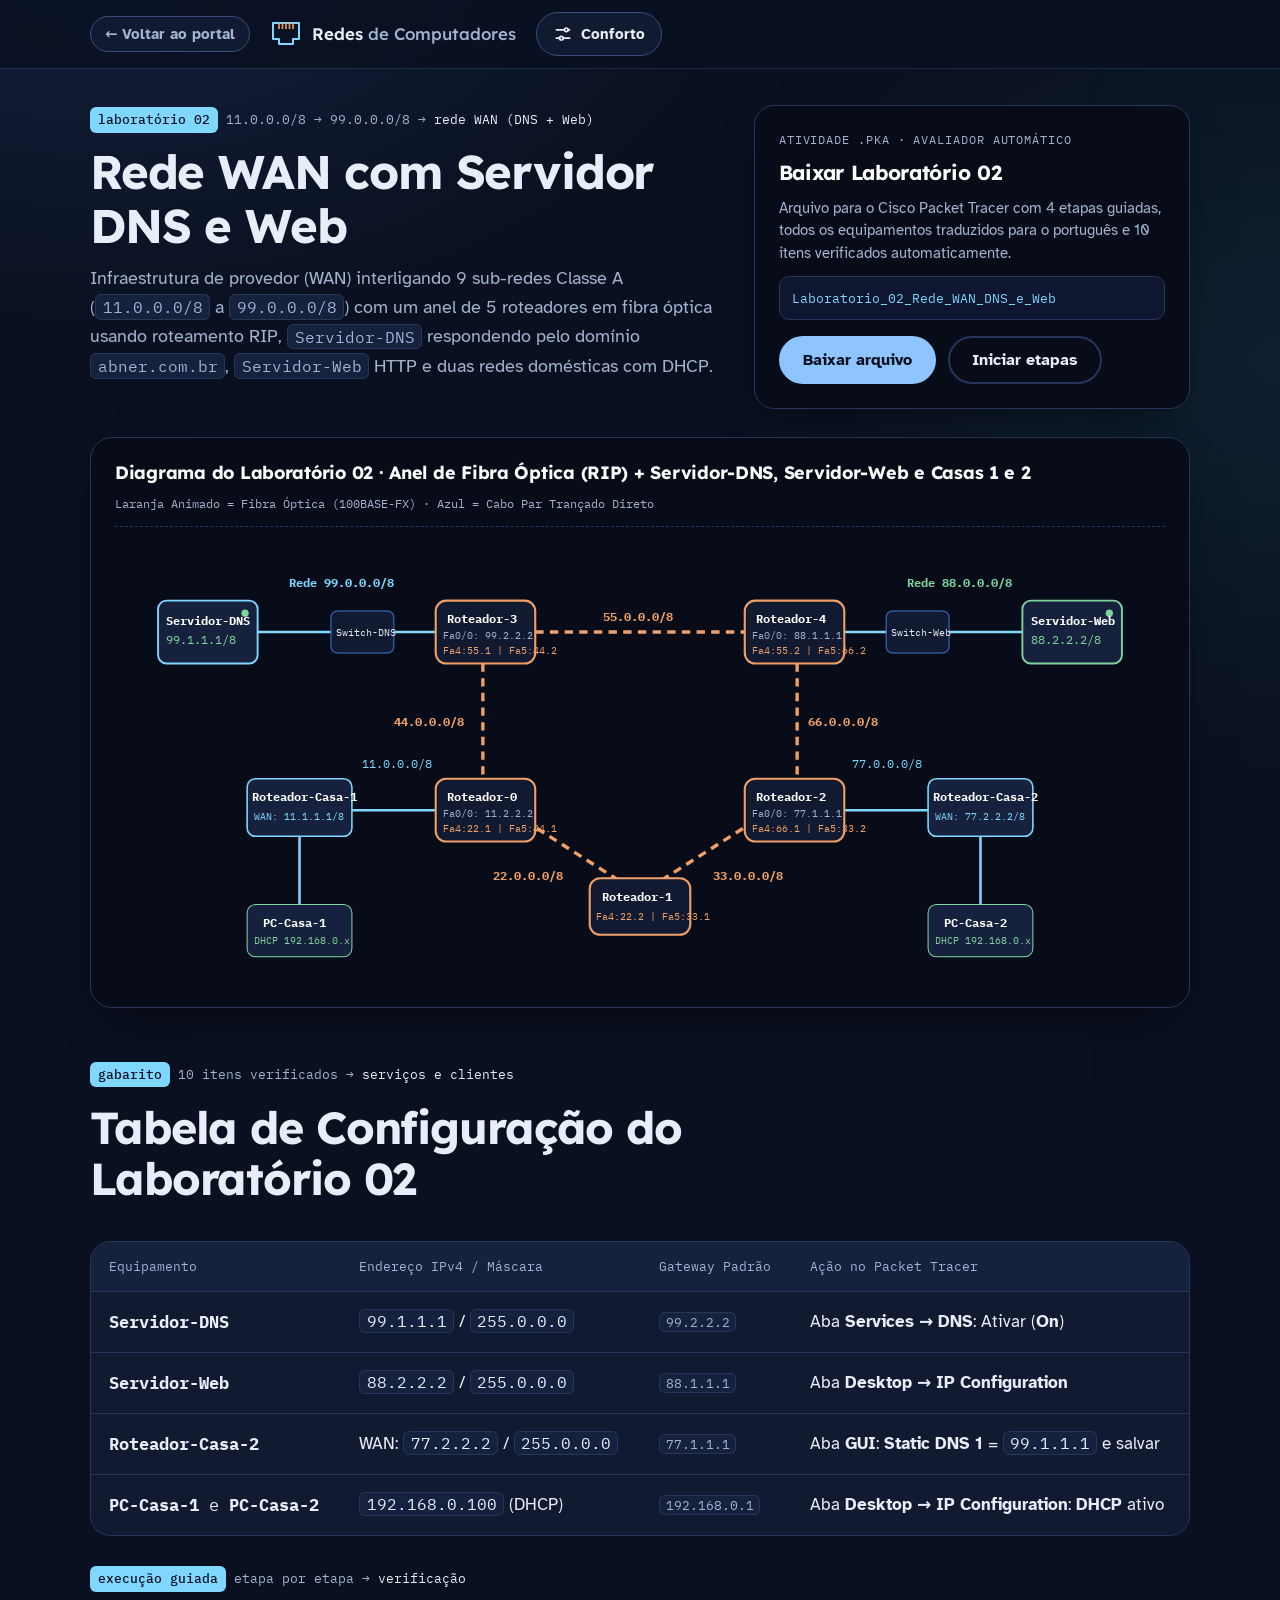
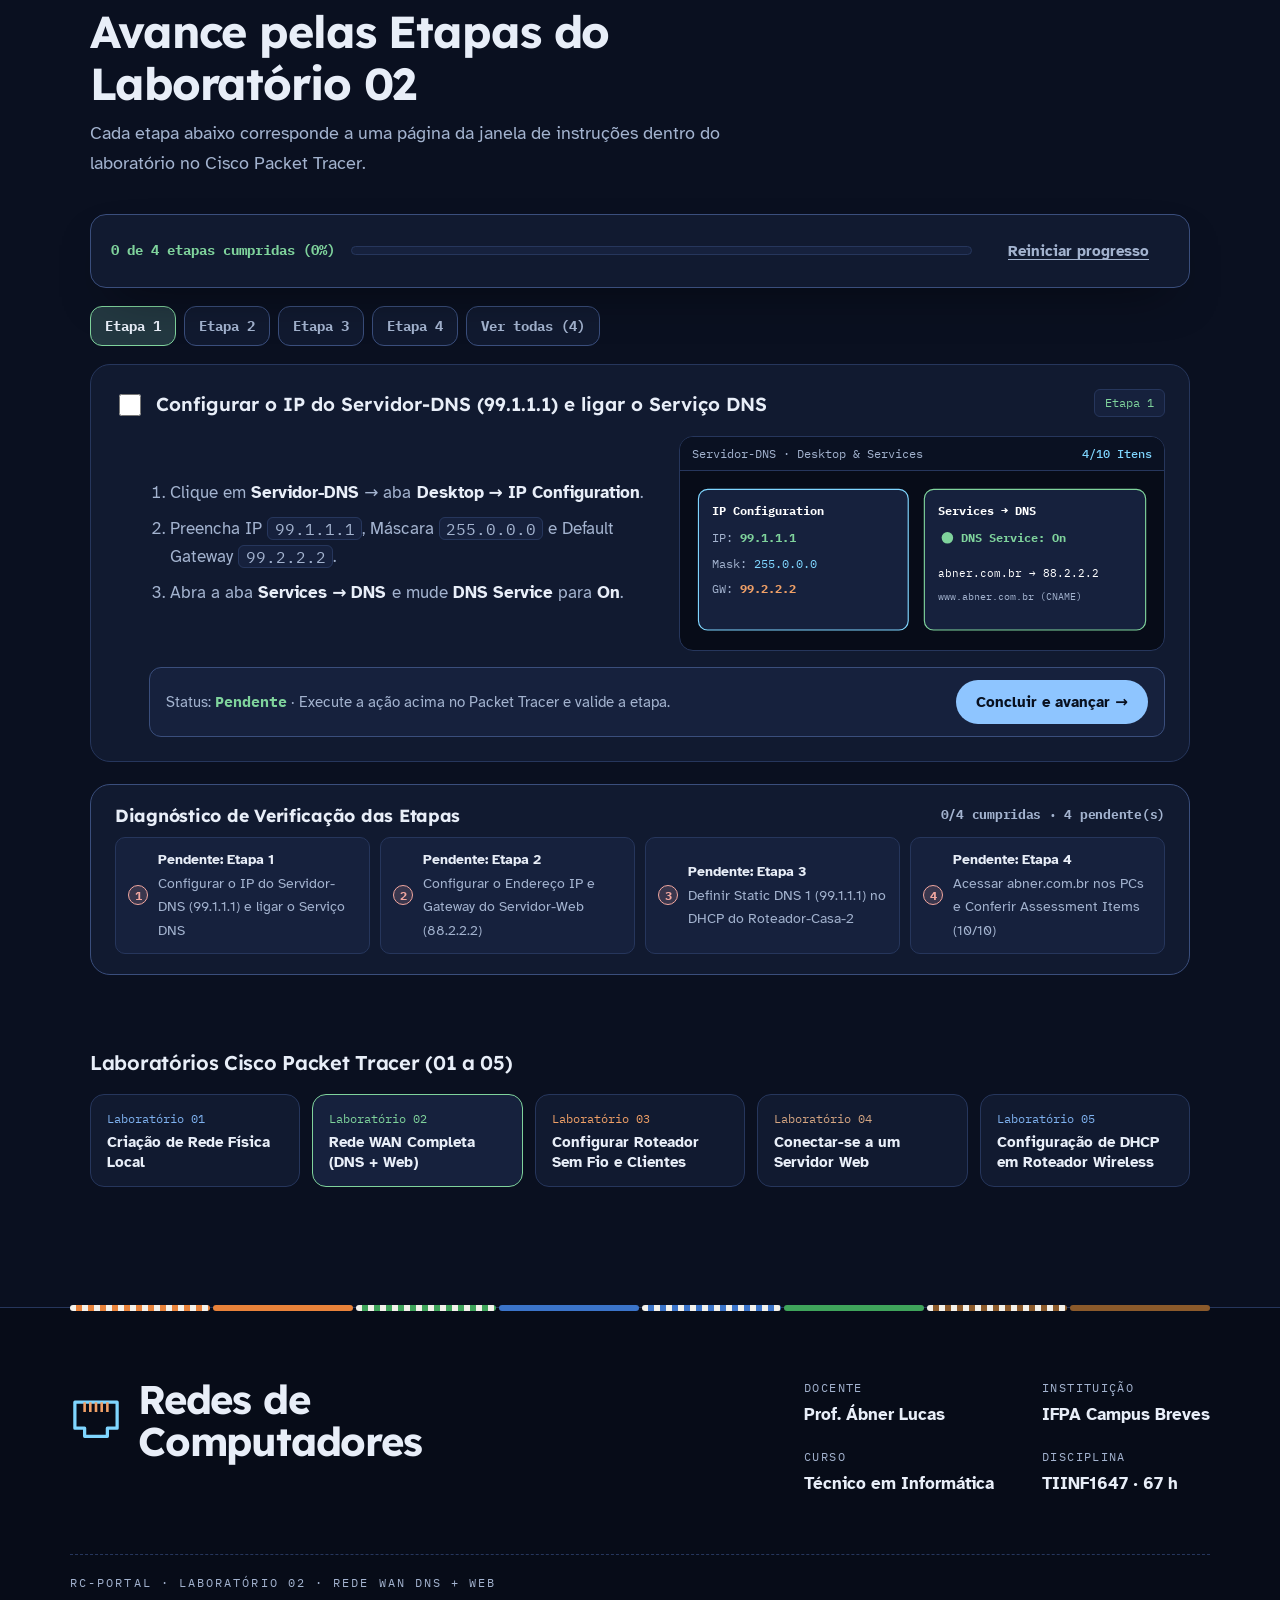
<file: labs/rede-wan-dns-web.html>
<!DOCTYPE html>
<html lang="pt-BR">
<head>
    <meta charset="UTF-8">
    <meta name="viewport" content="width=device-width, initial-scale=1.0">
    <title>Laboratório 02 · Rede WAN com Servidor DNS e Web · Redes de Computadores</title>
    <meta name="description" content="Laboratório 02 no Cisco Packet Tracer: anel de 5 roteadores em fibra óptica com roteamento RIP, Servidor-DNS, Servidor-Web HTTP e redes residenciais.">
    <meta name="theme-color" content="#0a1020">
    <link rel="icon" href="data:image/svg+xml,%3Csvg xmlns='http://www.w3.org/2000/svg' viewBox='0 0 32 32'%3E%3Crect width='32' height='32' rx='7' fill='%231b2230'/%3E%3Cpath d='M8 11h16v11h-4v3h-8v-3H8z' fill='none' stroke='%2384aee0' stroke-width='2.2' stroke-linejoin='round'/%3E%3Cpath d='M12 11v4M15 11v4M18 11v4M21 11v4' stroke='%23e69a64' stroke-width='1.6'/%3E%3C/svg%3E">
    <script>
        (function () {
            var h = document.documentElement;
            function ler(k) { try { return localStorage.getItem(k); } catch (e) { return null; } }
            var tema = ler('rc:tema');
            h.dataset.tema = (tema ? tema === 'escuro' : true) ? 'escuro' : 'claro';
            var calmo = ler('rc:calmo');
            h.dataset.calmo = calmo ? calmo : (matchMedia('(prefers-reduced-motion: reduce)').matches ? 'sim' : 'nao');
            h.dataset.texto = ler('rc:texto') || 'normal';
            h.classList.add('js');
            h.dataset.visitado = '';
        })();
    </script>
    <link rel="preconnect" href="https://fonts.googleapis.com">
    <link rel="preconnect" href="https://fonts.gstatic.com" crossorigin>
    <link href="https://fonts.googleapis.com/css2?family=Atkinson+Hyperlegible:ital,wght@0,400;0,700;1,400&family=IBM+Plex+Mono:wght@400;500&family=Lexend:wght@500;600;700&display=swap" rel="stylesheet">
    <link rel="stylesheet" href="../style.css?v=2026.11.23j">
</head>
<body class="pagina-lab" data-par="verde">
    <a class="pular" href="#conteudo">Pular para o conteúdo</a>

    <header class="topo" id="topo">
        <div class="topo-inner">
            <a href="../index.html#projetos" class="lab-topo-voltar" aria-label="Voltar ao portal principal">← Voltar ao portal</a>
            <a href="../index.html" class="marca" aria-label="Redes de Computadores">
                <svg class="marca-porta" viewBox="0 0 32 28" aria-hidden="true">
                    <path class="porta-corpo" d="M3 3h26v16h-6v5H9v-5H3z" />
                    <path class="porta-pinos" d="M9 3v6M12.5 3v6M16 3v6M19.5 3v6M23 3v6" />
                </svg>
                <span class="marca-texto">Redes <em>de Computadores</em></span>
            </a>
            <div class="topo-acoes">
                <button class="botao-conforto" id="botao-conforto" type="button" aria-expanded="false" aria-controls="painel-conforto">
                    <svg viewBox="0 0 24 24" aria-hidden="true"><path d="M4 7h10M18 7h2M4 17h4M12 17h8" /><circle cx="16" cy="7" r="2.2" /><circle cx="10" cy="17" r="2.2" /></svg>
                    <span>Conforto</span>
                </button>
            </div>
        </div>
        <div class="painel-conforto" id="painel-conforto" role="group" aria-label="Ajustes de conforto" hidden>
            <p class="painel-titulo">Deixe a página do seu jeito</p>
            <button type="button" class="chave" data-ajuste="calmo" aria-pressed="false">
                <span class="chave-trilho" aria-hidden="true"><span></span></span>
                <span><b>Modo calmo</b><small>Desliga animações e movimentos</small></span>
            </button>
            <button type="button" class="chave" data-ajuste="texto" aria-pressed="false">
                <span class="chave-trilho" aria-hidden="true"><span></span></span>
                <span><b>Texto maior</b><small>Aumenta letras e espaços</small></span>
            </button>
            <button type="button" class="chave" data-ajuste="tema" aria-pressed="false">
                <span class="chave-trilho" aria-hidden="true"><span></span></span>
                <span><b>Tema escuro</b><small>Menos brilho na tela</small></span>
            </button>
        </div>
    </header>

    <main id="conteudo">
        <section class="lab-hero">
            <div class="lab-hero-grade">
                <div>
                    <p class="etiqueta"><span class="etiqueta-salto">laboratório 02</span><span class="etiqueta-ip">11.0.0.0/8 → 99.0.0.0/8</span><span class="etiqueta-nome">rede WAN (DNS + Web)</span></p>
                    <h1 class="titulo-secao">Rede WAN com Servidor DNS e Web</h1>
                    <p class="secao-intro">Infraestrutura de provedor (WAN) interligando 9 sub-redes Classe A (<code>11.0.0.0/8</code> a <code>99.0.0.0/8</code>) com um anel de 5 roteadores em fibra óptica usando roteamento RIP, <code>Servidor-DNS</code> respondendo pelo domínio <code>abner.com.br</code>, <code>Servidor-Web</code> HTTP e duas redes domésticas com DHCP.</p>
                </div>

                <aside class="cartao-download" aria-label="Download do laboratório Packet Tracer">
                    <h2>Baixar Laboratório 02</h2>
                    <p>Arquivo para o Cisco Packet Tracer com 4 etapas guiadas, todos os equipamentos traduzidos para o português e 10 itens verificados automaticamente.</p>
                    <div class="arquivo-nome">Laboratorio_02_Rede_WAN_DNS_e_Web</div>
                    <div class="botoes">
                        <a class="botao botao-cheio" href="./arquivos/Laboratorio_02_Rede_WAN_DNS_e_Web.pka" download>Baixar arquivo</a>
                        <a class="botao botao-linha" href="#roteiro">Iniciar etapas</a>
                    </div>
                </aside>
            </div>

            <!-- DIAGRAMA PRINCIPAL ANIMADO -->
            <div class="diagrama-caixa">
                <div class="diagrama-cabeca">
                    <h3>Diagrama do Laboratório 02 · Anel de Fibra Óptica (RIP) + Servidor-DNS, Servidor-Web e Casas 1 e 2</h3>
                    <span>Laranja Animado = Fibra Óptica (100BASE-FX) · Azul = Cabo Par Trançado Direto</span>
                </div>
                <svg class="diagrama-svg" viewBox="0 0 960 420" role="img" aria-label="Diagrama animado da Rede WAN com Servidor-DNS na rede 99.0.0.0/8, Servidor-Web na rede 88.0.0.0/8, anel central de 5 roteadores (Roteador-0 a Roteador-4) interligados por fibra óptica, e duas redes residenciais (Roteador-Casa-1/PC-Casa-1 e Roteador-Casa-2/PC-Casa-2)">
                    <g stroke="#f0a067" stroke-width="3.2" class="cabo-animado">
                        <line x1="380" y1="85" x2="580" y2="85"/>
                        <line x1="330" y1="115" x2="330" y2="230"/>
                        <line x1="630" y1="115" x2="630" y2="230"/>
                        <line x1="370" y1="265" x2="480" y2="335"/>
                        <line x1="590" y1="265" x2="480" y2="335"/>
                    </g>

                    <g stroke="#7fd6ff" stroke-width="2.4">
                        <line x1="115" y1="85" x2="185" y2="85"/>
                        <line x1="245" y1="85" x2="285" y2="85"/>
                        <line x1="675" y1="85" x2="715" y2="85"/>
                        <line x1="775" y1="85" x2="845" y2="85"/>
                        <line x1="205" y1="255" x2="285" y2="255"/>
                        <line x1="155" y1="280" x2="155" y2="345"/>
                        <line x1="675" y1="255" x2="755" y2="255"/>
                        <line x1="805" y1="280" x2="805" y2="345"/>
                    </g>

                    <g font-family="IBM Plex Mono, monospace" font-size="11" fill="#e8eef8">
                        <rect x="20" y="55" width="95" height="60" rx="8" fill="#16213d" stroke="#7fd6ff" stroke-width="1.8"/>
                        <circle cx="103" cy="67" r="3.5" fill="#7fd39c" class="led-ativo"/>
                        <text x="28" y="78" font-weight="700" fill="#fff">Servidor-DNS</text>
                        <text x="28" y="96" fill="#7fd39c">99.1.1.1/8</text>
                        <rect x="185" y="65" width="60" height="40" rx="6" fill="#111a30" stroke="#3b74c9"/>
                        <text x="190" y="89" font-size="9.5">Switch-DNS</text>
                        <text x="145" y="42" fill="#7fd6ff" font-weight="700">Rede 99.0.0.0/8</text>

                        <rect x="285" y="55" width="95" height="60" rx="10" fill="#111a30" stroke="#f0a067" stroke-width="2"/>
                        <text x="296" y="76" font-weight="700" fill="#fff">Roteador-3</text>
                        <text x="292" y="92" font-size="9.5" fill="#a3b3cf">Fa0/0: 99.2.2.2</text>
                        <text x="292" y="106" font-size="9.5" fill="#f0a067">Fa4:55.1 | Fa5:44.2</text>

                        <rect x="580" y="55" width="95" height="60" rx="10" fill="#111a30" stroke="#f0a067" stroke-width="2"/>
                        <text x="591" y="76" font-weight="700" fill="#fff">Roteador-4</text>
                        <text x="587" y="92" font-size="9.5" fill="#a3b3cf">Fa0/0: 88.1.1.1</text>
                        <text x="587" y="106" font-size="9.5" fill="#f0a067">Fa4:55.2 | Fa5:66.2</text>

                        <rect x="715" y="65" width="60" height="40" rx="6" fill="#111a30" stroke="#3b74c9"/>
                        <text x="720" y="89" font-size="9.5">Switch-Web</text>
                        <rect x="845" y="55" width="95" height="60" rx="8" fill="#16213d" stroke="#7fd39c" stroke-width="1.8"/>
                        <circle cx="928" cy="67" r="3.5" fill="#7fd39c" class="led-ativo"/>
                        <text x="853" y="78" font-weight="700" fill="#fff">Servidor-Web</text>
                        <text x="853" y="96" fill="#7fd39c">88.2.2.2/8</text>
                        <text x="735" y="42" fill="#7fd39c" font-weight="700">Rede 88.0.0.0/8</text>

                        <rect x="285" y="225" width="95" height="60" rx="10" fill="#111a30" stroke="#f0a067" stroke-width="2"/>
                        <text x="296" y="246" font-weight="700" fill="#fff">Roteador-0</text>
                        <text x="292" y="262" font-size="9.5" fill="#a3b3cf">Fa0/0: 11.2.2.2</text>
                        <text x="292" y="276" font-size="9.5" fill="#f0a067">Fa4:22.1 | Fa5:44.1</text>

                        <rect x="580" y="225" width="95" height="60" rx="10" fill="#111a30" stroke="#f0a067" stroke-width="2"/>
                        <text x="591" y="246" font-weight="700" fill="#fff">Roteador-2</text>
                        <text x="587" y="262" font-size="9.5" fill="#a3b3cf">Fa0/0: 77.1.1.1</text>
                        <text x="587" y="276" font-size="9.5" fill="#f0a067">Fa4:66.1 | Fa5:33.2</text>

                        <rect x="432" y="320" width="96" height="54" rx="10" fill="#111a30" stroke="#f0a067" stroke-width="2"/>
                        <text x="444" y="342" font-weight="700" fill="#fff">Roteador-1</text>
                        <text x="438" y="360" font-size="9.5" fill="#f0a067">Fa4:22.2 | Fa5:33.1</text>

                        <rect x="105" y="225" width="100" height="55" rx="8" fill="#16213d" stroke="#7fd6ff" stroke-width="1.5"/>
                        <text x="110" y="246" font-weight="700" fill="#fff">Roteador-Casa-1</text>
                        <text x="112" y="264" font-size="9.5" fill="#7fd6ff">WAN: 11.1.1.1/8</text>
                        <rect x="105" y="345" width="100" height="50" rx="8" fill="#16213d" stroke="#7fd39c"/>
                        <text x="120" y="367" font-weight="700" fill="#fff">PC-Casa-1</text>
                        <text x="112" y="383" font-size="9.5" fill="#7fd39c">DHCP 192.168.0.x</text>

                        <rect x="755" y="225" width="100" height="55" rx="8" fill="#16213d" stroke="#7fd6ff" stroke-width="1.5"/>
                        <text x="760" y="246" font-weight="700" fill="#fff">Roteador-Casa-2</text>
                        <text x="762" y="264" font-size="9.5" fill="#7fd6ff">WAN: 77.2.2.2/8</text>
                        <rect x="755" y="345" width="100" height="50" rx="8" fill="#16213d" stroke="#7fd39c"/>
                        <text x="770" y="367" font-weight="700" fill="#fff">PC-Casa-2</text>
                        <text x="762" y="383" font-size="9.5" fill="#7fd39c">DHCP 192.168.0.x</text>

                        <text x="445" y="74" fill="#f0a067" font-weight="700">55.0.0.0/8</text>
                        <text x="245" y="175" fill="#f0a067" font-weight="700">44.0.0.0/8</text>
                        <text x="640" y="175" fill="#f0a067" font-weight="700">66.0.0.0/8</text>
                        <text x="340" y="322" fill="#f0a067" font-weight="700">22.0.0.0/8</text>
                        <text x="550" y="322" fill="#f0a067" font-weight="700">33.0.0.0/8</text>
                        <text x="215" y="215" fill="#7fd6ff">11.0.0.0/8</text>
                        <text x="682" y="215" fill="#7fd6ff">77.0.0.0/8</text>
                    </g>
                </svg>
            </div>
        </section>

        <!-- TABELA DE AVALIAÇÃO -->
        <section class="secao">
            <div class="secao-cabeca">
                <p class="etiqueta"><span class="etiqueta-salto">gabarito</span><span class="etiqueta-ip">10 itens verificados</span><span class="etiqueta-nome">serviços e clientes</span></p>
                <h2 class="titulo-secao">Tabela de Configuração do Laboratório 02</h2>
            </div>

            <div class="tabela-envoltorio">
                <table class="tabela">
                    <thead>
                        <tr>
                            <th>Equipamento</th>
                            <th>Endereço IPv4 / Máscara</th>
                            <th>Gateway Padrão</th>
                            <th>Ação no Packet Tracer</th>
                        </tr>
                    </thead>
                    <tbody>
                        <tr>
                            <td><b>Servidor-DNS</b></td>
                            <td><code>99.1.1.1</code> / <code>255.0.0.0</code></td>
                            <td><code>99.2.2.2</code></td>
                            <td>Aba <b>Services → DNS</b>: Ativar (<b>On</b>)</td>
                        </tr>
                        <tr>
                            <td><b>Servidor-Web</b></td>
                            <td><code>88.2.2.2</code> / <code>255.0.0.0</code></td>
                            <td><code>88.1.1.1</code></td>
                            <td>Aba <b>Desktop → IP Configuration</b></td>
                        </tr>
                        <tr>
                            <td><b>Roteador-Casa-2</b></td>
                            <td>WAN: <code>77.2.2.2</code> / <code>255.0.0.0</code></td>
                            <td><code>77.1.1.1</code></td>
                            <td>Aba <b>GUI</b>: <b>Static DNS 1</b> = <code>99.1.1.1</code> e salvar</td>
                        </tr>
                        <tr>
                            <td><b>PC-Casa-1</b> e <b>PC-Casa-2</b></td>
                            <td><code>192.168.0.100</code> (DHCP)</td>
                            <td><code>192.168.0.1</code></td>
                            <td>Aba <b>Desktop → IP Configuration</b>: <b>DHCP</b> ativo</td>
                        </tr>
                    </tbody>
                </table>
            </div>
        </section>

        <!-- ROTEIRO PASSO A PASSO NAVEGÁVEL -->
        <section class="secao" id="roteiro" data-roteiro="laboratorio-02">
            <div class="secao-cabeca">
                <p class="etiqueta"><span class="etiqueta-salto">execução guiada</span><span class="etiqueta-ip">etapa por etapa</span><span class="etiqueta-nome">verificação</span></p>
                <h2 class="titulo-secao">Avance pelas Etapas do Laboratório 02</h2>
                <p class="secao-intro">Cada etapa abaixo corresponde a uma página da janela de instruções dentro do laboratório no Cisco Packet Tracer.</p>
            </div>

            <div class="progresso-barra-env" aria-live="polite">
                <div class="progresso-info">
                    <span id="lab-progresso-texto">0 de 4 etapas cumpridas (0%)</span>
                </div>
                <div class="progresso-trilho">
                    <div class="progresso-preenchimento" id="lab-progresso-barra"></div>
                </div>
                <button type="button" class="botao botao-texto botao-peq" id="lab-progresso-limpar">Reiniciar progresso</button>
            </div>

            <ol class="roteiro-lista">
                <!-- ETAPA 1 -->
                <li class="etapa-card">
                    <div class="etapa-cabeca">
                        <label class="etapa-check">
                            <input type="checkbox" data-etapa="1">
                            <span>Configurar o IP do Servidor-DNS (99.1.1.1) e ligar o Serviço DNS</span>
                        </label>
                        <span class="etapa-num">Etapa 1</span>
                    </div>
                    <div class="etapa-grade">
                        <div class="etapa-corpo">
                            <ol>
                                <li>Clique em <b>Servidor-DNS</b> → aba <b>Desktop → IP Configuration</b>.</li>
                                <li>Preencha IP <code>99.1.1.1</code>, Máscara <code>255.0.0.0</code> e Default Gateway <code>99.2.2.2</code>.</li>
                                <li>Abra a aba <b>Services → DNS</b> e mude <b>DNS Service</b> para <b>On</b>.</li>
                            </ol>
                        </div>
                        <div class="etapa-tela" aria-hidden="true">
                            <div class="etapa-tela-barra"><span>Servidor-DNS · Desktop &amp; Services</span><b>4/10 Itens</b></div>
                            <svg viewBox="0 0 420 155">
                                <g font-family="IBM Plex Mono, monospace" font-size="10" fill="#e8eef8">
                                    <rect x="16" y="16" width="182" height="122" rx="8" fill="#16213d" stroke="#7fd6ff"/>
                                    <text x="28" y="38" font-weight="700" fill="#fff">IP Configuration</text>
                                    <text x="28" y="62" fill="#a3b3cf">IP:   <tspan fill="#7fd39c" font-weight="700">99.1.1.1</tspan></text>
                                    <text x="28" y="84" fill="#a3b3cf">Mask: <tspan fill="#7fd6ff">255.0.0.0</tspan></text>
                                    <text x="28" y="106" fill="#a3b3cf">GW:   <tspan fill="#f0a067" font-weight="700">99.2.2.2</tspan></text>

                                    <rect x="212" y="16" width="192" height="122" rx="8" fill="#16213d" stroke="#7fd39c"/>
                                    <text x="224" y="38" font-weight="700" fill="#fff">Services → DNS</text>
                                    <circle cx="232" cy="58" r="5" fill="#7fd39c" class="led-ativo"/><text x="244" y="62" fill="#7fd39c" font-weight="700">DNS Service: On</text>
                                    <text x="224" y="92" font-size="9.5" fill="#fff">abner.com.br → 88.2.2.2</text>
                                    <text x="224" y="112" font-size="9" fill="#a3b3cf">www.abner.com.br (CNAME)</text>
                                </g>
                            </svg>
                        </div>
                    </div>
                </li>

                <!-- ETAPA 2 -->
                <li class="etapa-card">
                    <div class="etapa-cabeca">
                        <label class="etapa-check">
                            <input type="checkbox" data-etapa="2">
                            <span>Configurar o Endereço IP e Gateway do Servidor-Web (88.2.2.2)</span>
                        </label>
                        <span class="etapa-num">Etapa 2</span>
                    </div>
                    <div class="etapa-grade">
                        <div class="etapa-corpo">
                            <ol>
                                <li>Clique em <b>Servidor-Web</b> → aba <b>Desktop → IP Configuration</b>.</li>
                                <li>Preencha IP <code>88.2.2.2</code>, Máscara <code>255.0.0.0</code> e Default Gateway <code>88.1.1.1</code>.</li>
                            </ol>
                        </div>
                        <div class="etapa-tela" aria-hidden="true">
                            <div class="etapa-tela-barra"><span>Servidor-Web · IP Configuration</span><b>7/10 Itens</b></div>
                            <svg viewBox="0 0 420 155">
                                <g font-family="IBM Plex Mono, monospace" font-size="10.5" fill="#e8eef8">
                                    <rect x="20" y="16" width="380" height="122" rx="8" fill="#16213d" stroke="#7fd39c"/>
                                    <text x="34" y="44" fill="#a3b3cf">IPv4 Address:</text>
                                    <rect x="165" y="28" width="215" height="22" rx="4" fill="#0a1122" stroke="#7fd39c"/>
                                    <text x="177" y="43" fill="#7fd39c" font-weight="700">88.2.2.2</text>
                                    <text x="34" y="76" fill="#a3b3cf">Subnet Mask:</text>
                                    <rect x="165" y="60" width="215" height="22" rx="4" fill="#0a1122" stroke="#7fd6ff"/>
                                    <text x="177" y="75" fill="#7fd6ff">255.0.0.0</text>
                                    <text x="34" y="108" fill="#a3b3cf">Default Gateway:</text>
                                    <rect x="165" y="92" width="215" height="22" rx="4" fill="#0a1122" stroke="#f0a067"/>
                                    <text x="177" y="107" fill="#f0a067" font-weight="700">88.1.1.1</text>
                                </g>
                            </svg>
                        </div>
                    </div>
                </li>

                <!-- ETAPA 3 -->
                <li class="etapa-card">
                    <div class="etapa-cabeca">
                        <label class="etapa-check">
                            <input type="checkbox" data-etapa="3">
                            <span>Definir Static DNS 1 (99.1.1.1) no DHCP do Roteador-Casa-2</span>
                        </label>
                        <span class="etapa-num">Etapa 3</span>
                    </div>
                    <div class="etapa-grade">
                        <div class="etapa-corpo">
                            <ol>
                                <li>Clique em <b>Roteador-Casa-2</b> → aba <b>GUI</b>.</li>
                                <li>Em <b>DHCP Server Setting</b>, preencha <b>Static DNS 1:</b> <code>99.1.1.1</code>.</li>
                                <li>Role até o fim da tela azul e clique em <b>Save Settings</b>.</li>
                            </ol>
                        </div>
                        <div class="etapa-tela" aria-hidden="true">
                            <div class="etapa-tela-barra"><span>Roteador-Casa-2 · Aba GUI</span><b>Static DNS 1: 99.1.1.1</b></div>
                            <svg viewBox="0 0 420 155">
                                <g font-family="IBM Plex Mono, monospace" font-size="10.5" fill="#e8eef8">
                                    <rect x="20" y="16" width="380" height="122" rx="8" fill="#111a30" stroke="#3b74c9"/>
                                    <text x="34" y="42" font-weight="700" fill="#7fd6ff">Network Setup · DHCP Server Setting</text>
                                    <text x="34" y="80" fill="#fff" font-weight="700">Static DNS 1:</text>
                                    <rect x="165" y="64" width="180" height="24" rx="4" fill="#0a1122" stroke="#7fd39c"/>
                                    <text x="178" y="80" fill="#7fd39c" font-weight="700">99 . 1 . 1 . 1</text>
                                    <rect x="275" y="102" width="110" height="22" rx="4" fill="#8ec5ff"/>
                                    <text x="285" y="117" fill="#08101f" font-weight="700" font-size="9.5">Save Settings</text>
                                </g>
                            </svg>
                        </div>
                    </div>
                </li>

                <!-- ETAPA 4 -->
                <li class="etapa-card">
                    <div class="etapa-cabeca">
                        <label class="etapa-check">
                            <input type="checkbox" data-etapa="4">
                            <span>Acessar abner.com.br nos PCs e Conferir Assessment Items (10/10)</span>
                        </label>
                        <span class="etapa-num">Etapa 4</span>
                    </div>
                    <div class="etapa-grade">
                        <div class="etapa-corpo">
                            <ol>
                                <li>Em <b>PC-Casa-1</b> e <b>PC-Casa-2</b>, renove o <b>DHCP</b> em <b>Desktop → IP Configuration</b>.</li>
                                <li>Abra o <b>Web Browser</b>, digite <code>http://abner.com.br</code> e clique em <b>Go</b>.</li>
                                <li>Clique em <b>Check Results → Assessment Items</b> para ver os 10 itens verdes cumpridos!</li>
                            </ol>
                        </div>
                        <div class="etapa-tela" aria-hidden="true">
                            <div class="etapa-tela-barra"><span>PC-Casa-1 / PC-Casa-2 · Web Browser</span><b>10/10 Cumpridos</b></div>
                            <svg viewBox="0 0 420 155">
                                <g font-family="IBM Plex Mono, monospace" font-size="10.5" fill="#e8eef8">
                                    <rect x="20" y="16" width="380" height="122" rx="8" fill="#16213d" stroke="#7fd39c"/>
                                    <text x="32" y="40" fill="#a3b3cf">URL:</text>
                                    <rect x="68" y="25" width="265" height="22" rx="4" fill="#0a1122" stroke="#7fd6ff"/>
                                    <text x="78" y="40" fill="#7fd6ff">http://abner.com.br</text>
                                    <rect x="342" y="25" width="44" height="22" rx="4" fill="#7fd39c"/>
                                    <text x="356" y="40" fill="#08101f" font-weight="700">Go</text>
                                    <rect x="32" y="58" width="354" height="68" rx="6" fill="#0a1122" stroke="#26365c"/>
                                    <text x="82" y="92" font-size="13" font-weight="700" fill="#fff">Ábner Lucas Alves Pereira</text>
                                    <text x="95" y="114" font-size="9" fill="#7fd39c">✓ DNS 99.1.1.1 → Servidor-Web 88.2.2.2</text>
                                </g>
                            </svg>
                        </div>
                    </div>
                </li>
            </ol>
        </section>

        <!-- NAVEGAÇÃO ENTRE OS 5 LABORATÓRIOS -->
        <section class="secao">
            <h3 class="subtitulo">Laboratórios Cisco Packet Tracer (01 a 05)</h3>
            <nav class="labs-nav-grid" aria-label="Navegação entre os laboratórios">
                <a class="lab-nav-item" href="./rede-fisica-local.html" data-par="azul">
                    <small>Laboratório 01</small>
                    <b>Criação de Rede Física Local</b>
                </a>
                <a class="lab-nav-item" href="./rede-wan-dns-web.html" aria-current="page" data-par="verde">
                    <small>Laboratório 02</small>
                    <b>Rede WAN Completa (DNS + Web)</b>
                </a>
                <a class="lab-nav-item" href="./roteador-sem-fio.html" data-par="laranja">
                    <small>Laboratório 03</small>
                    <b>Configurar Roteador Sem Fio e Clientes</b>
                </a>
                <a class="lab-nav-item" href="./conectar-servidor-web.html" data-par="marrom">
                    <small>Laboratório 04</small>
                    <b>Conectar-se a um Servidor Web</b>
                </a>
                <a class="lab-nav-item" href="./configurar-dhcp-wireless.html" data-par="azul">
                    <small>Laboratório 05</small>
                    <b>Configuração de DHCP em Roteador Wireless</b>
                </a>
            </nav>
        </section>
    </main>

    <footer class="rodape">
        <div class="rodape-cabo" aria-hidden="true">
            <span class="via v-bl"></span><span class="via v-l"></span><span class="via v-bv"></span><span class="via v-a"></span>
            <span class="via v-ba"></span><span class="via v-v"></span><span class="via v-bm"></span><span class="via v-m"></span>
        </div>
        <div class="rodape-inner">
            <div class="rodape-marca">
                <svg class="rodape-porta" viewBox="0 0 32 28" aria-hidden="true">
                    <path class="porta-corpo" d="M3 3h26v16h-6v5H9v-5H3z" />
                    <path class="porta-pinos" d="M9 3v6M12.5 3v6M16 3v6M19.5 3v6M23 3v6" />
                </svg>
                <p>Redes de Computadores</p>
            </div>
            <dl class="rodape-dados">
                <div><dt>Docente</dt><dd>Prof. Ábner Lucas</dd></div>
                <div><dt>Instituição</dt><dd>IFPA Campus Breves</dd></div>
                <div><dt>Curso</dt><dd>Técnico em Informática</dd></div>
                <div><dt>Disciplina</dt><dd>TIINF1647 · 67 h</dd></div>
            </dl>
        </div>
        <p class="rodape-serigrafia" aria-hidden="true">RC-PORTAL · LABORATÓRIO 02 · REDE WAN DNS + WEB</p>
    </footer>

    <script src="../logica.js?v=2026.11.23j"></script>
    <script src="../script.js?v=2026.11.23j"></script>
</body>
</html>
</file>
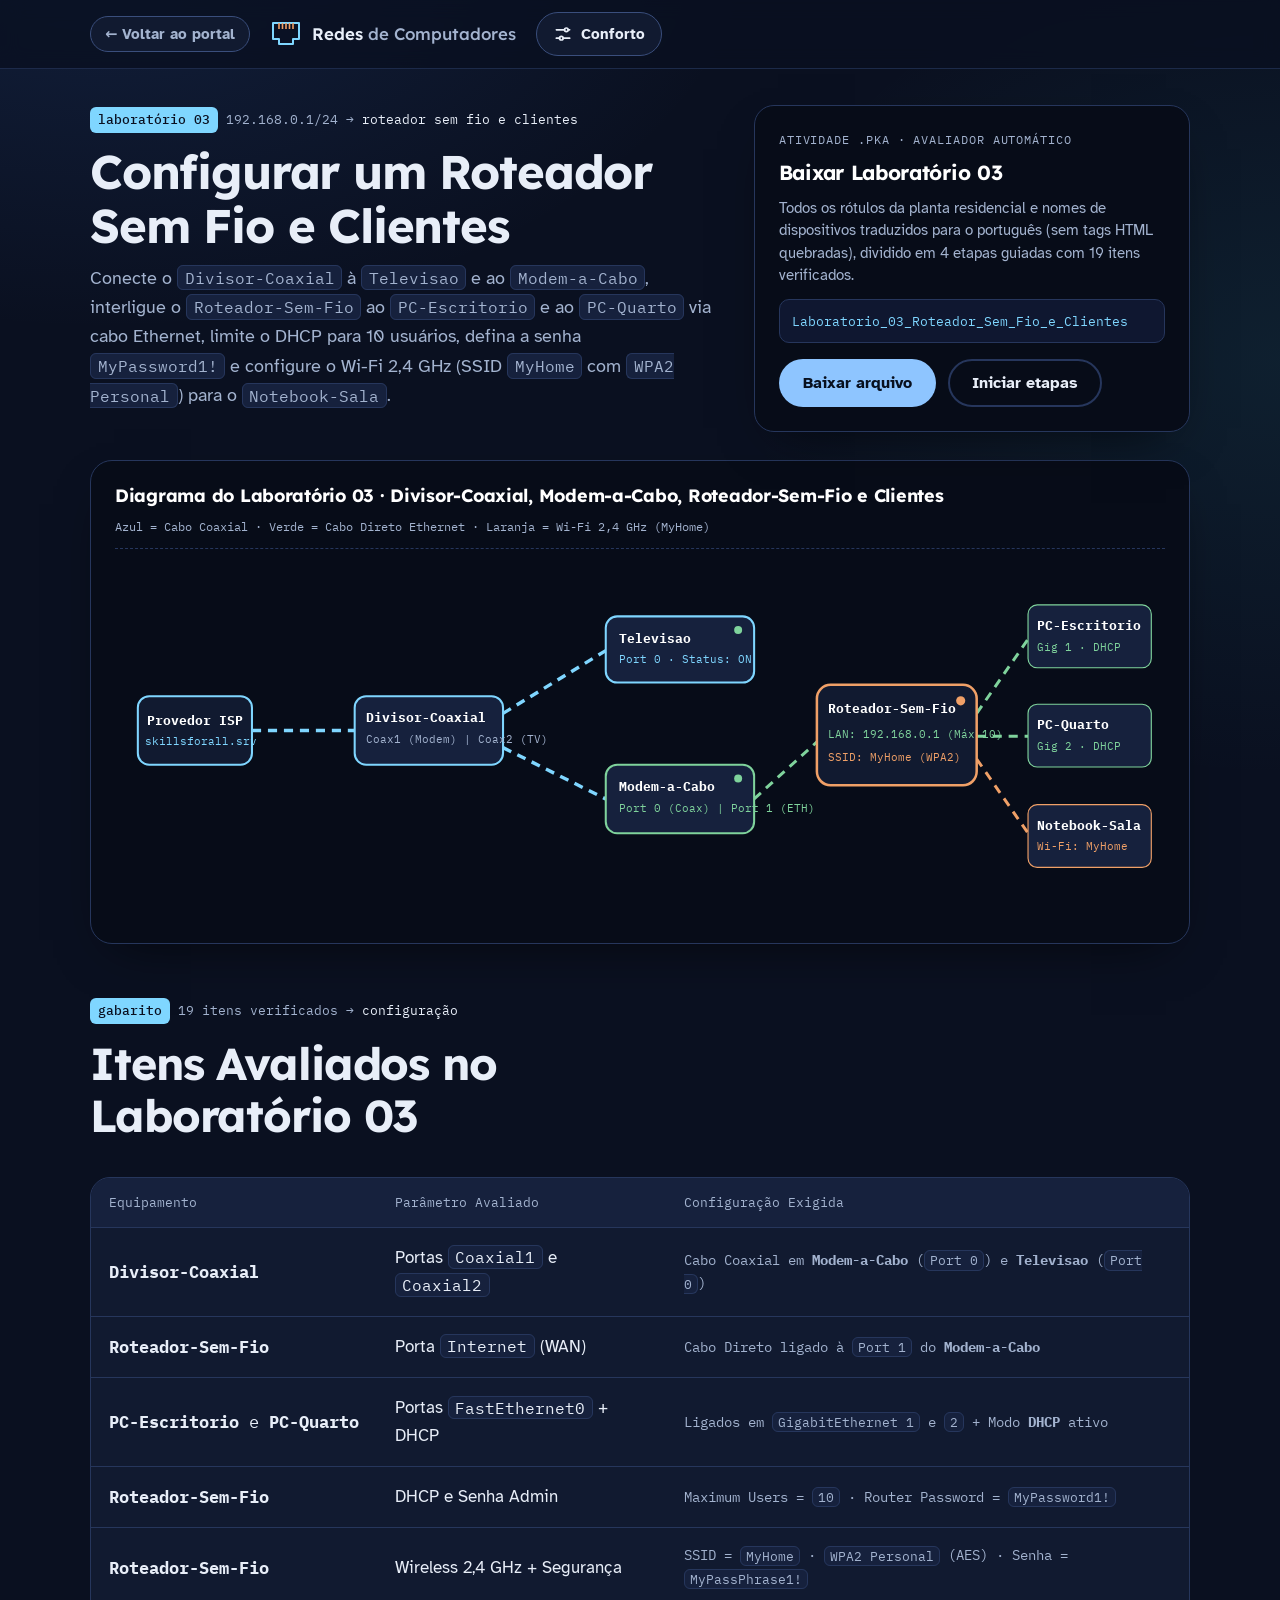
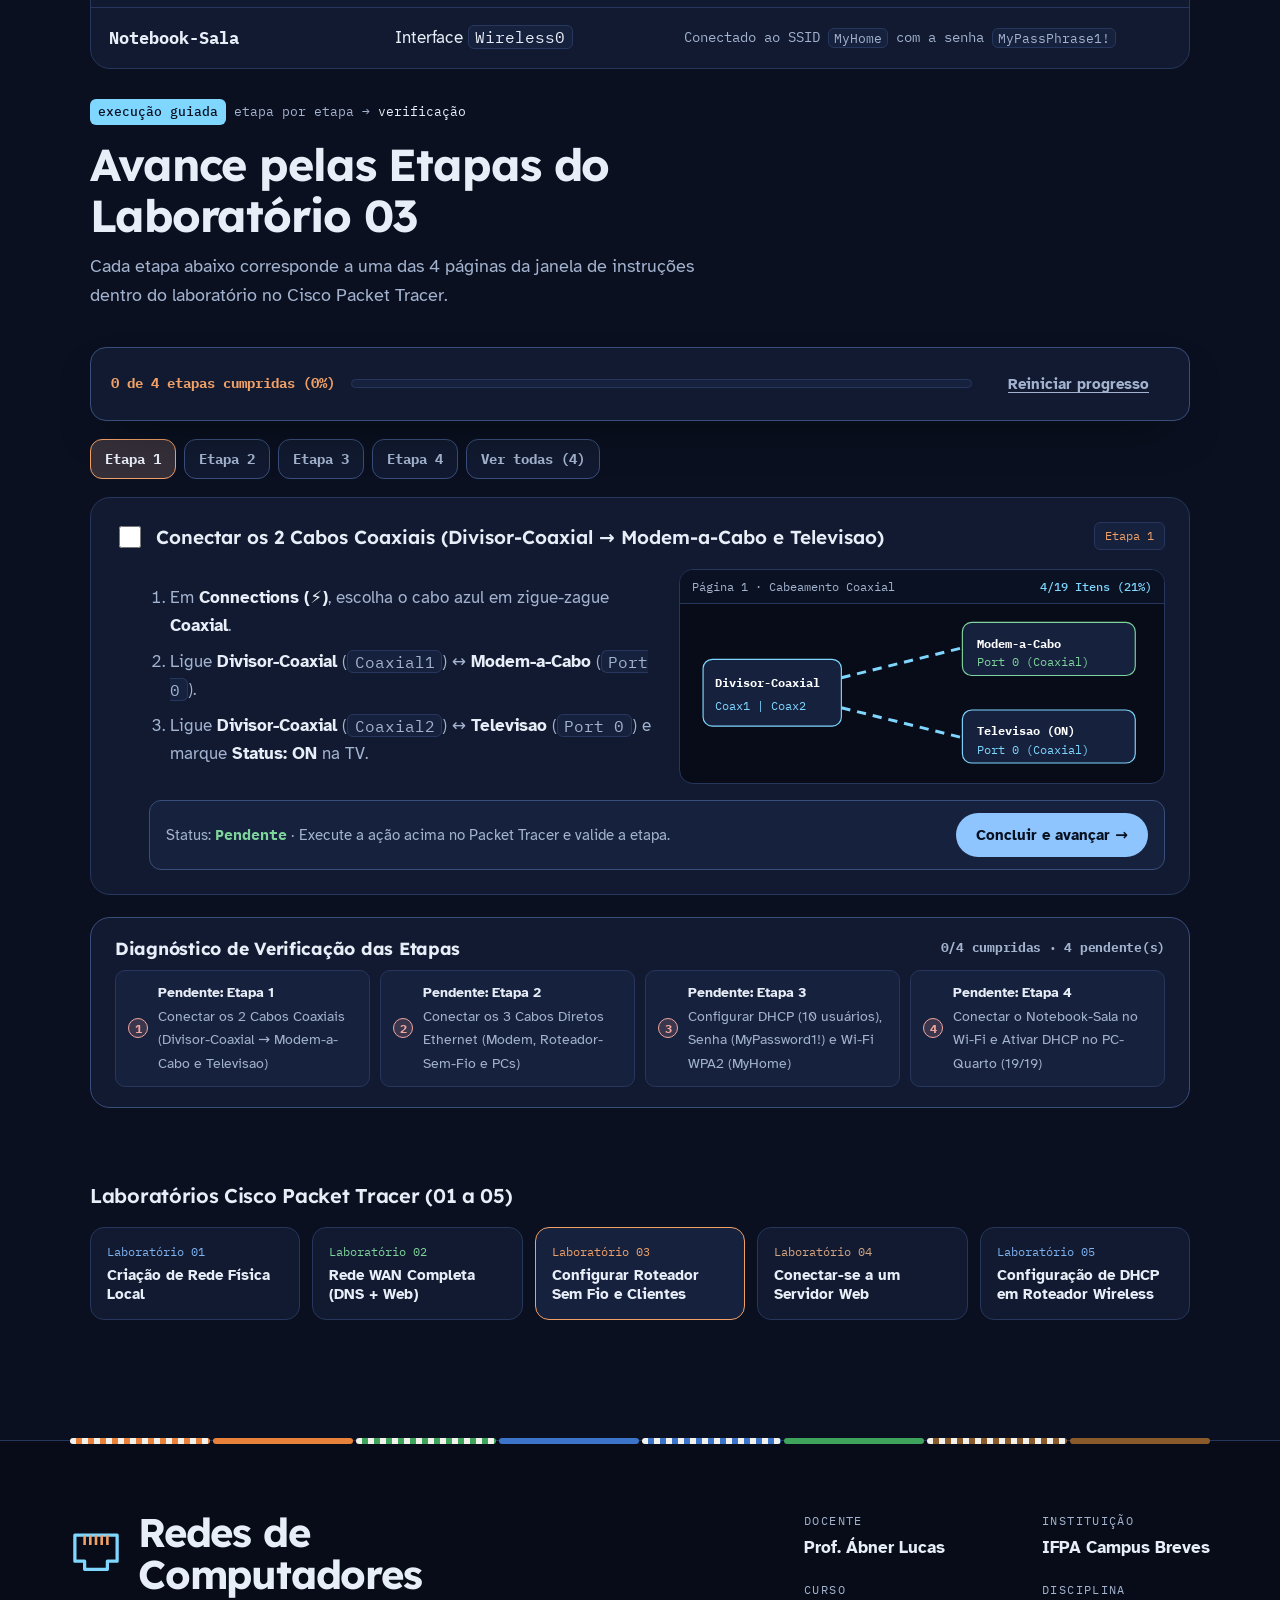
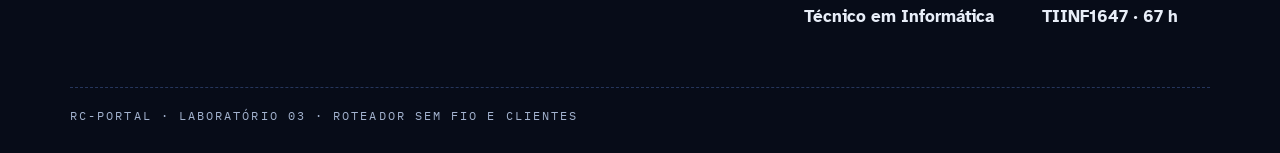
<file: labs/roteador-sem-fio.html>
<!DOCTYPE html>
<html lang="pt-BR">
<head>
    <meta charset="UTF-8">
    <meta name="viewport" content="width=device-width, initial-scale=1.0">
    <title>Laboratório 03 · Configurar um Roteador Sem Fio e Clientes · Redes de Computadores</title>
    <meta name="description" content="Laboratório 03 no Cisco Packet Tracer: Divisor-Coaxial, Modem-a-Cabo, Roteador-Sem-Fio, PC-Escritorio, PC-Quarto e Notebook-Sala.">
    <meta name="theme-color" content="#0a1020">
    <link rel="icon" href="data:image/svg+xml,%3Csvg xmlns='http://www.w3.org/2000/svg' viewBox='0 0 32 32'%3E%3Crect width='32' height='32' rx='7' fill='%231b2230'/%3E%3Cpath d='M8 11h16v11h-4v3h-8v-3H8z' fill='none' stroke='%2384aee0' stroke-width='2.2' stroke-linejoin='round'/%3E%3Cpath d='M12 11v4M15 11v4M18 11v4M21 11v4' stroke='%23e69a64' stroke-width='1.6'/%3E%3C/svg%3E">
    <script>
        (function () {
            var h = document.documentElement;
            function ler(k) { try { return localStorage.getItem(k); } catch (e) { return null; } }
            var tema = ler('rc:tema');
            h.dataset.tema = (tema ? tema === 'escuro' : true) ? 'escuro' : 'claro';
            var calmo = ler('rc:calmo');
            h.dataset.calmo = calmo ? calmo : (matchMedia('(prefers-reduced-motion: reduce)').matches ? 'sim' : 'nao');
            h.dataset.texto = ler('rc:texto') || 'normal';
            h.classList.add('js');
            h.dataset.visitado = '';
        })();
    </script>
    <link rel="preconnect" href="https://fonts.googleapis.com">
    <link rel="preconnect" href="https://fonts.gstatic.com" crossorigin>
    <link href="https://fonts.googleapis.com/css2?family=Atkinson+Hyperlegible:ital,wght@0,400;0,700;1,400&family=IBM+Plex+Mono:wght@400;500&family=Lexend:wght@500;600;700&display=swap" rel="stylesheet">
    <link rel="stylesheet" href="../style.css?v=2026.11.23j">
</head>
<body class="pagina-lab" data-par="laranja">
    <a class="pular" href="#conteudo">Pular para o conteúdo</a>

    <header class="topo" id="topo">
        <div class="topo-inner">
            <a href="../index.html#projetos" class="lab-topo-voltar" aria-label="Voltar ao portal principal">← Voltar ao portal</a>
            <a href="../index.html" class="marca" aria-label="Redes de Computadores">
                <svg class="marca-porta" viewBox="0 0 32 28" aria-hidden="true">
                    <path class="porta-corpo" d="M3 3h26v16h-6v5H9v-5H3z" />
                    <path class="porta-pinos" d="M9 3v6M12.5 3v6M16 3v6M19.5 3v6M23 3v6" />
                </svg>
                <span class="marca-texto">Redes <em>de Computadores</em></span>
            </a>
            <div class="topo-acoes">
                <button class="botao-conforto" id="botao-conforto" type="button" aria-expanded="false" aria-controls="painel-conforto">
                    <svg viewBox="0 0 24 24" aria-hidden="true"><path d="M4 7h10M18 7h2M4 17h4M12 17h8" /><circle cx="16" cy="7" r="2.2" /><circle cx="10" cy="17" r="2.2" /></svg>
                    <span>Conforto</span>
                </button>
            </div>
        </div>
        <div class="painel-conforto" id="painel-conforto" role="group" aria-label="Ajustes de conforto" hidden>
            <p class="painel-titulo">Deixe a página do seu jeito</p>
            <button type="button" class="chave" data-ajuste="calmo" aria-pressed="false">
                <span class="chave-trilho" aria-hidden="true"><span></span></span>
                <span><b>Modo calmo</b><small>Desliga animações e movimentos</small></span>
            </button>
            <button type="button" class="chave" data-ajuste="texto" aria-pressed="false">
                <span class="chave-trilho" aria-hidden="true"><span></span></span>
                <span><b>Texto maior</b><small>Aumenta letras e espaços</small></span>
            </button>
            <button type="button" class="chave" data-ajuste="tema" aria-pressed="false">
                <span class="chave-trilho" aria-hidden="true"><span></span></span>
                <span><b>Tema escuro</b><small>Menos brilho na tela</small></span>
            </button>
        </div>
    </header>

    <main id="conteudo">
        <section class="lab-hero">
            <div class="lab-hero-grade">
                <div>
                    <p class="etiqueta"><span class="etiqueta-salto">laboratório 03</span><span class="etiqueta-ip">192.168.0.1/24</span><span class="etiqueta-nome">roteador sem fio e clientes</span></p>
                    <h1 class="titulo-secao">Configurar um Roteador Sem Fio e Clientes</h1>
                    <p class="secao-intro">Conecte o <code>Divisor-Coaxial</code> à <code>Televisao</code> e ao <code>Modem-a-Cabo</code>, interligue o <code>Roteador-Sem-Fio</code> ao <code>PC-Escritorio</code> e ao <code>PC-Quarto</code> via cabo Ethernet, limite o DHCP para 10 usuários, defina a senha <code>MyPassword1!</code> e configure o Wi-Fi 2,4 GHz (SSID <code>MyHome</code> com <code>WPA2 Personal</code>) para o <code>Notebook-Sala</code>.</p>
                </div>

                <aside class="cartao-download" aria-label="Download do laboratório Packet Tracer">
                    <h2>Baixar Laboratório 03</h2>
                    <p>Todos os rótulos da planta residencial e nomes de dispositivos traduzidos para o português (sem tags HTML quebradas), dividido em 4 etapas guiadas com 19 itens verificados.</p>
                    <div class="arquivo-nome">Laboratorio_03_Roteador_Sem_Fio_e_Clientes</div>
                    <div class="botoes">
                        <a class="botao botao-cheio" href="./arquivos/Laboratorio_03_Roteador_Sem_Fio_e_Clientes.pka" download>Baixar arquivo</a>
                        <a class="botao botao-linha" href="#roteiro">Iniciar etapas</a>
                    </div>
                </aside>
            </div>

            <!-- DIAGRAMA PRINCIPAL ANIMADO COM NOMES 100% EM PORTUGUÊS -->
            <div class="diagrama-caixa">
                <div class="diagrama-cabeca">
                    <h3>Diagrama do Laboratório 03 · Divisor-Coaxial, Modem-a-Cabo, Roteador-Sem-Fio e Clientes</h3>
                    <span>Azul = Cabo Coaxial · Verde = Cabo Direto Ethernet · Laranja = Wi-Fi 2,4 GHz (MyHome)</span>
                </div>
                <svg class="diagrama-svg" viewBox="0 0 920 310" role="img" aria-label="Diagrama animado mostrando o Divisor-Coaxial enviando cabo coaxial para a Televisao e para o Modem-a-Cabo, que se liga à porta Internet do Roteador-Sem-Fio, distribuindo Ethernet para PC-Escritorio e PC-Quarto e Wi-Fi para o Notebook-Sala">
                    <g stroke="#7fd6ff" stroke-width="3" class="cabo-animado">
                        <line x1="120" y1="145" x2="210" y2="145"/>
                        <line x1="340" y1="130" x2="430" y2="75"/>
                        <line x1="340" y1="160" x2="430" y2="205"/>
                    </g>
                    <g stroke="#7fd39c" stroke-width="2.6" class="cabo-animado">
                        <line x1="560" y1="205" x2="615" y2="155"/>
                        <line x1="755" y1="130" x2="800" y2="65"/>
                        <line x1="755" y1="150" x2="800" y2="150"/>
                    </g>
                    <g stroke="#f0a067" stroke-width="2.6" class="cabo-animado">
                        <line x1="755" y1="170" x2="800" y2="235"/>
                    </g>

                    <g font-family="IBM Plex Mono, monospace" font-size="11" fill="#e8eef8">
                        <rect x="20" y="115" width="100" height="60" rx="10" fill="#111a30" stroke="#7fd6ff" stroke-width="1.8"/>
                        <text x="28" y="140" font-weight="700" fill="#fff">Provedor ISP</text>
                        <text x="26" y="158" font-size="9.5" fill="#7fd6ff">skillsforall.srv</text>

                        <rect x="210" y="115" width="130" height="60" rx="10" fill="#16213d" stroke="#7fd6ff" stroke-width="1.8"/>
                        <text x="220" y="138" font-weight="700" fill="#fff">Divisor-Coaxial</text>
                        <text x="220" y="156" font-size="9.5" fill="#a3b3cf">Coax1 (Modem) | Coax2 (TV)</text>

                        <rect x="430" y="45" width="130" height="58" rx="10" fill="#16213d" stroke="#7fd6ff" stroke-width="1.8"/>
                        <circle cx="546" cy="57" r="3.5" fill="#7fd39c" class="led-ativo"/>
                        <text x="442" y="68" font-weight="700" fill="#fff">Televisao</text>
                        <text x="442" y="86" font-size="9.5" fill="#7fd6ff">Port 0 · Status: ON</text>

                        <rect x="430" y="175" width="130" height="60" rx="10" fill="#16213d" stroke="#7fd39c" stroke-width="1.8"/>
                        <circle cx="546" cy="187" r="3.5" fill="#7fd39c" class="led-ativo"/>
                        <text x="442" y="198" font-weight="700" fill="#fff">Modem-a-Cabo</text>
                        <text x="442" y="216" font-size="9.5" fill="#7fd39c">Port 0 (Coax) | Port 1 (ETH)</text>

                        <rect x="615" y="105" width="140" height="88" rx="12" fill="#111a30" stroke="#f0a067" stroke-width="2.2"/>
                        <circle cx="741" cy="119" r="4" fill="#f0a067" class="led-ativo"/>
                        <text x="625" y="130" font-weight="700" fill="#fff">Roteador-Sem-Fio</text>
                        <text x="625" y="152" font-size="9.5" fill="#7fd39c">LAN: 192.168.0.1 (Máx 10)</text>
                        <text x="625" y="172" font-size="9.5" fill="#f0a067">SSID: MyHome (WPA2)</text>

                        <rect x="800" y="35" width="108" height="55" rx="8" fill="#16213d" stroke="#7fd39c"/>
                        <text x="808" y="57" font-weight="700" fill="#fff">PC-Escritorio</text>
                        <text x="808" y="75" font-size="9.5" fill="#7fd39c">Gig 1 · DHCP</text>

                        <rect x="800" y="122" width="108" height="55" rx="8" fill="#16213d" stroke="#7fd39c"/>
                        <text x="808" y="144" font-weight="700" fill="#fff">PC-Quarto</text>
                        <text x="808" y="162" font-size="9.5" fill="#7fd39c">Gig 2 · DHCP</text>

                        <rect x="800" y="210" width="108" height="55" rx="8" fill="#16213d" stroke="#f0a067"/>
                        <text x="808" y="232" font-weight="700" fill="#fff">Notebook-Sala</text>
                        <text x="808" y="250" font-size="9.5" fill="#f0a067">Wi-Fi: MyHome</text>
                    </g>
                </svg>
            </div>
        </section>

        <!-- TABELA DE AVALIAÇÃO AUTOMÁTICA -->
        <section class="secao">
            <div class="secao-cabeca">
                <p class="etiqueta"><span class="etiqueta-salto">gabarito</span><span class="etiqueta-ip">19 itens verificados</span><span class="etiqueta-nome">configuração</span></p>
                <h2 class="titulo-secao">Itens Avaliados no Laboratório 03</h2>
            </div>

            <div class="tabela-envoltorio">
                <table class="tabela">
                    <thead>
                        <tr>
                            <th>Equipamento</th>
                            <th>Parâmetro Avaliado</th>
                            <th>Configuração Exigida</th>
                        </tr>
                    </thead>
                    <tbody>
                        <tr>
                            <td><b>Divisor-Coaxial</b></td>
                            <td>Portas <code>Coaxial1</code> e <code>Coaxial2</code></td>
                            <td>Cabo Coaxial em <b>Modem-a-Cabo</b> (<code>Port 0</code>) e <b>Televisao</b> (<code>Port 0</code>)</td>
                        </tr>
                        <tr>
                            <td><b>Roteador-Sem-Fio</b></td>
                            <td>Porta <code>Internet</code> (WAN)</td>
                            <td>Cabo Direto ligado à <code>Port 1</code> do <b>Modem-a-Cabo</b></td>
                        </tr>
                        <tr>
                            <td><b>PC-Escritorio</b> e <b>PC-Quarto</b></td>
                            <td>Portas <code>FastEthernet0</code> + DHCP</td>
                            <td>Ligados em <code>GigabitEthernet 1</code> e <code>2</code> + Modo <b>DHCP</b> ativo</td>
                        </tr>
                        <tr>
                            <td><b>Roteador-Sem-Fio</b></td>
                            <td>DHCP e Senha Admin</td>
                            <td>Maximum Users = <code>10</code> · Router Password = <code>MyPassword1!</code></td>
                        </tr>
                        <tr>
                            <td><b>Roteador-Sem-Fio</b></td>
                            <td>Wireless 2,4 GHz + Segurança</td>
                            <td>SSID = <code>MyHome</code> · <code>WPA2 Personal</code> (AES) · Senha = <code>MyPassPhrase1!</code></td>
                        </tr>
                        <tr>
                            <td><b>Notebook-Sala</b></td>
                            <td>Interface <code>Wireless0</code></td>
                            <td>Conectado ao SSID <code>MyHome</code> com a senha <code>MyPassPhrase1!</code></td>
                        </tr>
                    </tbody>
                </table>
            </div>
        </section>

        <!-- ROTEIRO PASSO A PASSO NAVEGÁVEL -->
        <section class="secao" id="roteiro" data-roteiro="laboratorio-03">
            <div class="secao-cabeca">
                <p class="etiqueta"><span class="etiqueta-salto">execução guiada</span><span class="etiqueta-ip">etapa por etapa</span><span class="etiqueta-nome">verificação</span></p>
                <h2 class="titulo-secao">Avance pelas Etapas do Laboratório 03</h2>
                <p class="secao-intro">Cada etapa abaixo corresponde a uma das 4 páginas da janela de instruções dentro do laboratório no Cisco Packet Tracer.</p>
            </div>

            <div class="progresso-barra-env" aria-live="polite">
                <div class="progresso-info">
                    <span id="lab-progresso-texto">0 de 4 etapas cumpridas (0%)</span>
                </div>
                <div class="progresso-trilho">
                    <div class="progresso-preenchimento" id="lab-progresso-barra"></div>
                </div>
                <button type="button" class="botao botao-texto botao-peq" id="lab-progresso-limpar">Reiniciar progresso</button>
            </div>

            <ol class="roteiro-lista">
                <!-- ETAPA 1 -->
                <li class="etapa-card">
                    <div class="etapa-cabeca">
                        <label class="etapa-check">
                            <input type="checkbox" data-etapa="1">
                            <span>Conectar os 2 Cabos Coaxiais (Divisor-Coaxial → Modem-a-Cabo e Televisao)</span>
                        </label>
                        <span class="etapa-num">Etapa 1</span>
                    </div>
                    <div class="etapa-grade">
                        <div class="etapa-corpo">
                            <ol>
                                <li>Em <b>Connections (⚡)</b>, escolha o cabo azul em zigue-zague <b>Coaxial</b>.</li>
                                <li>Ligue <b>Divisor-Coaxial</b> (<code>Coaxial1</code>) ↔ <b>Modem-a-Cabo</b> (<code>Port 0</code>).</li>
                                <li>Ligue <b>Divisor-Coaxial</b> (<code>Coaxial2</code>) ↔ <b>Televisao</b> (<code>Port 0</code>) e marque <b>Status: ON</b> na TV.</li>
                            </ol>
                        </div>
                        <div class="etapa-tela" aria-hidden="true">
                            <div class="etapa-tela-barra"><span>Página 1 · Cabeamento Coaxial</span><b>4/19 Itens (21%)</b></div>
                            <svg viewBox="0 0 420 155">
                                <g font-family="IBM Plex Mono, monospace" font-size="10" fill="#e8eef8">
                                    <rect x="20" y="48" width="120" height="58" rx="8" fill="#16213d" stroke="#7fd6ff"/>
                                    <text x="30" y="72" font-weight="700" fill="#fff">Divisor-Coaxial</text>
                                    <text x="30" y="92" fill="#7fd6ff">Coax1 | Coax2</text>

                                    <line x1="140" y1="64" x2="245" y2="38" stroke="#7fd6ff" stroke-width="2.6" class="cabo-animado"/>
                                    <line x1="140" y1="90" x2="245" y2="116" stroke="#7fd6ff" stroke-width="2.6" class="cabo-animado"/>

                                    <rect x="245" y="16" width="150" height="46" rx="8" fill="#16213d" stroke="#7fd39c"/>
                                    <text x="258" y="38" font-weight="700" fill="#fff">Modem-a-Cabo</text>
                                    <text x="258" y="54" fill="#7fd39c">Port 0 (Coaxial)</text>

                                    <rect x="245" y="92" width="150" height="46" rx="8" fill="#16213d" stroke="#7fd6ff"/>
                                    <text x="258" y="114" font-weight="700" fill="#fff">Televisao (ON)</text>
                                    <text x="258" y="130" fill="#7fd6ff">Port 0 (Coaxial)</text>
                                </g>
                            </svg>
                        </div>
                    </div>
                </li>

                <!-- ETAPA 2 -->
                <li class="etapa-card">
                    <div class="etapa-cabeca">
                        <label class="etapa-check">
                            <input type="checkbox" data-etapa="2">
                            <span>Conectar os 3 Cabos Diretos Ethernet (Modem, Roteador-Sem-Fio e PCs)</span>
                        </label>
                        <span class="etapa-num">Etapa 2</span>
                    </div>
                    <div class="etapa-grade">
                        <div class="etapa-corpo">
                            <ol>
                                <li>Em <b>Connections (⚡)</b>, selecione o cabo preto <b>Copper Straight-Through</b>.</li>
                                <li>Ligue <b>Modem-a-Cabo</b> (<code>Port 1</code>) ↔ <b>Roteador-Sem-Fio</b> (<code>Internet</code>).</li>
                                <li>Ligue <b>PC-Escritorio</b> (<code>FastEthernet0</code>) ↔ <b>Roteador-Sem-Fio</b> (<code>GigabitEthernet 1</code>).</li>
                                <li>Ligue <b>PC-Quarto</b> (<code>FastEthernet0</code>) ↔ <b>Roteador-Sem-Fio</b> (<code>GigabitEthernet 2</code>).</li>
                            </ol>
                        </div>
                        <div class="etapa-tela" aria-hidden="true">
                            <div class="etapa-tela-barra"><span>Página 2 · Cabeamento Ethernet</span><b>8/19 Itens (42%)</b></div>
                            <svg viewBox="0 0 420 155">
                                <g font-family="IBM Plex Mono, monospace" font-size="10" fill="#e8eef8">
                                    <rect x="16" y="52" width="105" height="50" rx="6" fill="#16213d" stroke="#7fd39c"/>
                                    <text x="24" y="74" font-weight="700" fill="#fff">Modem-a-Cabo</text>
                                    <text x="24" y="90" fill="#7fd39c">Port 1</text>

                                    <line x1="121" y1="77" x2="155" y2="77" stroke="#7fd39c" stroke-width="2.6" class="cabo-animado"/>

                                    <rect x="155" y="40" width="122" height="74" rx="8" fill="#111a30" stroke="#f0a067"/>
                                    <text x="164" y="64" font-weight="700" fill="#fff">Roteador-Sem-Fio</text>
                                    <text x="164" y="82" fill="#7fd6ff">WAN: Internet</text>
                                    <text x="164" y="98" fill="#7fd39c">LAN: Gig 1 e Gig 2</text>

                                    <line x1="277" y1="62" x2="308" y2="38" stroke="#7fd39c" stroke-width="2.6" class="cabo-animado"/>
                                    <line x1="277" y1="92" x2="308" y2="116" stroke="#7fd39c" stroke-width="2.6" class="cabo-animado"/>

                                    <rect x="308" y="18" width="98" height="42" rx="6" fill="#16213d" stroke="#7fd39c"/>
                                    <text x="315" y="42" font-weight="700" fill="#fff">PC-Escritorio</text>
                                    <rect x="308" y="94" width="98" height="42" rx="6" fill="#16213d" stroke="#7fd39c"/>
                                    <text x="322" y="118" font-weight="700" fill="#fff">PC-Quarto</text>
                                </g>
                            </svg>
                        </div>
                    </div>
                </li>

                <!-- ETAPA 3 -->
                <li class="etapa-card">
                    <div class="etapa-cabeca">
                        <label class="etapa-check">
                            <input type="checkbox" data-etapa="3">
                            <span>Configurar DHCP (10 usuários), Senha (MyPassword1!) e Wi-Fi WPA2 (MyHome)</span>
                        </label>
                        <span class="etapa-num">Etapa 3</span>
                    </div>
                    <div class="etapa-grade">
                        <div class="etapa-corpo">
                            <ol>
                                <li>No <b>PC-Escritorio</b>, ative <b>DHCP</b> em <b>Desktop → IP Configuration</b> e acesse <code>192.168.0.1</code> no <b>Web Browser</b> (<code>admin</code> / <code>admin</code>).</li>
                                <li><b>Aba Setup:</b> mude <b>Maximum number of Users</b> para <code>10</code> → <b>Save Settings</b>.</li>
                                <li><b>Aba Administration:</b> mude a senha para <code>MyPassword1!</code> → <b>Save Settings</b>.</li>
                                <li><b>Aba Wireless:</b> ative 2.4 GHz, mude o <b>SSID</b> para <code>MyHome</code> → <b>Save Settings</b>.</li>
                                <li><b>Wireless Security:</b> selecione <b>WPA2 Personal</b> e senha <code>MyPassPhrase1!</code> → <b>Save Settings</b>.</li>
                            </ol>
                        </div>
                        <div class="etapa-tela" aria-hidden="true">
                            <div class="etapa-tela-barra"><span>Página 3 · GUI do Roteador-Sem-Fio</span><b>15/19 Itens (78%)</b></div>
                            <svg viewBox="0 0 420 155">
                                <g font-family="IBM Plex Mono, monospace" font-size="10" fill="#e8eef8">
                                    <rect x="18" y="14" width="384" height="126" rx="8" fill="#111a30" stroke="#f0a067"/>
                                    <text x="32" y="38" fill="#7fd39c" font-weight="700">✓ Setup → DHCP Maximum Users: 10</text>
                                    <text x="32" y="62" fill="#7fd39c" font-weight="700">✓ Administration → Password: MyPassword1!</text>
                                    <text x="32" y="86" fill="#7fd6ff" font-weight="700">✓ Wireless 2.4G → SSID: MyHome</text>
                                    <text x="32" y="110" fill="#f0a067" font-weight="700">✓ Security 2.4G → WPA2 Personal: MyPassPhrase1!</text>
                                </g>
                            </svg>
                        </div>
                    </div>
                </li>

                <!-- ETAPA 4 -->
                <li class="etapa-card">
                    <div class="etapa-cabeca">
                        <label class="etapa-check">
                            <input type="checkbox" data-etapa="4">
                            <span>Conectar o Notebook-Sala no Wi-Fi e Ativar DHCP no PC-Quarto (19/19)</span>
                        </label>
                        <span class="etapa-num">Etapa 4</span>
                    </div>
                    <div class="etapa-grade">
                        <div class="etapa-corpo">
                            <ol>
                                <li>Clique em <b>Notebook-Sala</b> → <b>Desktop → PC Wireless → Connect</b> → escolha <code>MyHome</code> e digite <code>MyPassPhrase1!</code>.</li>
                                <li>Clique em <b>PC-Quarto</b> → <b>Desktop → IP Configuration</b> e selecione <b>DHCP</b>.</li>
                                <li>Abra <b>Check Results → Assessment Items</b> para conferir os 19 itens verdes concluídos!</li>
                            </ol>
                        </div>
                        <div class="etapa-tela" aria-hidden="true">
                            <div class="etapa-tela-barra"><span>Página 4 · Notebook-Sala &amp; PC-Quarto</span><b>19/19 Cumpridos (100%)</b></div>
                            <svg viewBox="0 0 420 155">
                                <g font-family="IBM Plex Mono, monospace" font-size="10" fill="#e8eef8">
                                    <rect x="18" y="16" width="384" height="122" rx="8" fill="#16213d" stroke="#7fd39c"/>
                                    <text x="32" y="42" font-weight="700" fill="#fff">Notebook-Sala · PC Wireless</text>
                                    <text x="32" y="66" fill="#7fd6ff">SSID: MyHome · Key: MyPassPhrase1!</text>
                                    <text x="32" y="92" fill="#7fd39c" font-weight="700">✓ PC-Quarto: DHCP Ativo</text>
                                    <text x="32" y="118" fill="#7fd39c" font-weight="700">✓ Check Results: 19/19 Itens Verificados (100%)</text>
                                </g>
                            </svg>
                        </div>
                    </div>
                </li>
            </ol>
        </section>

        <!-- NAVEGAÇÃO ENTRE OS 5 LABORATÓRIOS -->
        <section class="secao">
            <h3 class="subtitulo">Laboratórios Cisco Packet Tracer (01 a 05)</h3>
            <nav class="labs-nav-grid" aria-label="Navegação entre os laboratórios">
                <a class="lab-nav-item" href="./rede-fisica-local.html" data-par="azul">
                    <small>Laboratório 01</small>
                    <b>Criação de Rede Física Local</b>
                </a>
                <a class="lab-nav-item" href="./rede-wan-dns-web.html" data-par="verde">
                    <small>Laboratório 02</small>
                    <b>Rede WAN Completa (DNS + Web)</b>
                </a>
                <a class="lab-nav-item" href="./roteador-sem-fio.html" aria-current="page" data-par="laranja">
                    <small>Laboratório 03</small>
                    <b>Configurar Roteador Sem Fio e Clientes</b>
                </a>
                <a class="lab-nav-item" href="./conectar-servidor-web.html" data-par="marrom">
                    <small>Laboratório 04</small>
                    <b>Conectar-se a um Servidor Web</b>
                </a>
                <a class="lab-nav-item" href="./configurar-dhcp-wireless.html" data-par="azul">
                    <small>Laboratório 05</small>
                    <b>Configuração de DHCP em Roteador Wireless</b>
                </a>
            </nav>
        </section>
    </main>

    <footer class="rodape">
        <div class="rodape-cabo" aria-hidden="true">
            <span class="via v-bl"></span><span class="via v-l"></span><span class="via v-bv"></span><span class="via v-a"></span>
            <span class="via v-ba"></span><span class="via v-v"></span><span class="via v-bm"></span><span class="via v-m"></span>
        </div>
        <div class="rodape-inner">
            <div class="rodape-marca">
                <svg class="rodape-porta" viewBox="0 0 32 28" aria-hidden="true">
                    <path class="porta-corpo" d="M3 3h26v16h-6v5H9v-5H3z" />
                    <path class="porta-pinos" d="M9 3v6M12.5 3v6M16 3v6M19.5 3v6M23 3v6" />
                </svg>
                <p>Redes de Computadores</p>
            </div>
            <dl class="rodape-dados">
                <div><dt>Docente</dt><dd>Prof. Ábner Lucas</dd></div>
                <div><dt>Instituição</dt><dd>IFPA Campus Breves</dd></div>
                <div><dt>Curso</dt><dd>Técnico em Informática</dd></div>
                <div><dt>Disciplina</dt><dd>TIINF1647 · 67 h</dd></div>
            </dl>
        </div>
        <p class="rodape-serigrafia" aria-hidden="true">RC-PORTAL · LABORATÓRIO 03 · ROTEADOR SEM FIO E CLIENTES</p>
    </footer>

    <script src="../logica.js?v=2026.11.23j"></script>
    <script src="../script.js?v=2026.11.23j"></script>
</body>
</html>
</file>
<file: style.css>
/* =========================================================
   Redes de Computadores · portal da disciplina
   Conceito: "a viagem do pacote". A página é uma rede:
   fundo = malha de fibra à noite; navegação = rota (traceroute);
   transições = plugue RJ45 encaixando; unidades = portas de switch.
   Cada unidade usa a cor de um par do cabo (laranja, verde, azul, marrom).
   Modo calmo desliga todo movimento (alunos sensíveis a estímulos).
   ========================================================= */

:root {
    --fonte-titulo: 'Lexend', system-ui, sans-serif;
    --fonte-texto: 'Atkinson Hyperlegible', system-ui, sans-serif;
    --fonte-mono: 'IBM Plex Mono', ui-monospace, monospace;

    /* tema escuro (padrão): a noite da rede */
    --fundo: #0a1020;
    --fundo-brilho-1: rgba(64, 120, 220, .16);
    --fundo-brilho-2: rgba(60, 190, 200, .09);
    --cartao: #111a30;
    --cartao-2: #16213d;
    --tinta: #e8eef8;
    --tinta-suave: #a3b3cf;
    --linha: #26365c;
    --linha-forte: #3a4e7c;
    --fibra: #7fd6ff;
    --acao: #8ec5ff;
    --acao-texto: #08101f;
    --foco: #ffd479;
    --ok: #7fd39c;

    --laranja: #f0a067; --verde: #7fd39c; --azul: #7fb2f0; --marrom: #d6a682;

    --rack: #070c18;
    --rack-2: #0f1730;
    --rack-texto: #e8eef8;
    --rack-suave: #a3b3cf;
    --rack-linha: #26365c;

    --terminal: #050912;

    --raio: 20px;
    --raio-peq: 12px;
    --sombra: 0 20px 50px -24px rgba(0, 0, 0, .7);
    --easing: cubic-bezier(0.16, 1, 0.3, 1);
    --largura: 1100px;
    --escala: 1;
    --rota-largura: 0px;
}

/* tema claro: papel de planta técnica */
:root[data-tema="claro"] {
    --fundo: #eaf0f7;
    --fundo-brilho-1: rgba(80, 140, 230, .14);
    --fundo-brilho-2: rgba(40, 170, 180, .10);
    --cartao: #ffffff;
    --cartao-2: #f3f7fc;
    --tinta: #0f1a2e;
    --tinta-suave: #44556f;
    --linha: #cdd8e8;
    --linha-forte: #9fb2cf;
    --fibra: #1576ad;
    --acao: #1d5fa8;
    --acao-texto: #ffffff;
    --foco: #b45309;
    --ok: #2f8a53;
    --laranja: #c4611f; --verde: #2f8a53; --azul: #2f6db5; --marrom: #8a5a3a;
    --rack: #101a2f;
    --rack-2: #18243f;
    --sombra: 0 18px 40px -22px rgba(20, 40, 80, .35);
}

:root[data-texto="maior"] { --escala: 1.15; }

/* ---------- base ---------- */
*, *::before, *::after { box-sizing: border-box; }
html { overflow-x: clip; scroll-behavior: smooth; scroll-padding-top: 86px; -webkit-text-size-adjust: 100%; }
:root[data-calmo="sim"] { scroll-behavior: auto; }
body {
    margin: 0;
    min-height: 100vh;
    background:
        radial-gradient(1100px 700px at 8% -10%, var(--fundo-brilho-1), transparent 60%),
        radial-gradient(900px 700px at 100% 40%, var(--fundo-brilho-2), transparent 60%),
        var(--fundo);
    background-attachment: fixed;
    color: var(--tinta);
    font-family: var(--fonte-texto);
    font-size: calc(1.0625rem * var(--escala));
    line-height: 1.65;
}
:root[data-tema="claro"] body {
    background:
        radial-gradient(1100px 700px at 8% -10%, var(--fundo-brilho-1), transparent 60%),
        radial-gradient(900px 700px at 100% 40%, var(--fundo-brilho-2), transparent 60%),
        var(--fundo);
    background-attachment: fixed;
}
:root[data-texto="maior"] body { line-height: 1.75; word-spacing: .04em; }
img, svg { display: block; max-width: 100%; }
a { color: var(--acao); text-underline-offset: 3px; text-decoration-thickness: 1.5px; }
code { font-family: var(--fonte-mono); font-size: .92em; background: var(--cartao-2); border: 1px solid var(--linha); padding: .05em .4em; border-radius: 6px; }
h1, h2, h3, h4 { font-family: var(--fonte-titulo); line-height: 1.15; margin: 0; letter-spacing: -.015em; }
p { margin: 0; }
:focus-visible { outline: 3px solid var(--foco); outline-offset: 3px; border-radius: 6px; }
.sr-only { position: absolute; width: 1px; height: 1px; padding: 0; margin: -1px; overflow: hidden; clip: rect(0 0 0 0); white-space: nowrap; border: 0; }
.pular { position: absolute; left: 16px; top: -60px; z-index: 100; background: var(--acao); color: var(--acao-texto); padding: 10px 16px; border-radius: 10px; font-weight: 700; }
.pular:focus { top: 12px; }

/* ---------- cabeçalho ---------- */
.topo { position: sticky; top: 0; z-index: 50; background: color-mix(in srgb, var(--fundo) 78%, transparent); border-bottom: 1px solid color-mix(in srgb, var(--linha) 70%, transparent); backdrop-filter: blur(10px); }
.topo-inner { max-width: calc(var(--largura) + 40px); margin: 0 auto; padding: 12px 20px; display: flex; align-items: center; gap: 20px; }
.marca { display: flex; align-items: center; gap: 10px; color: var(--tinta); text-decoration: none; font-family: var(--fonte-titulo); font-weight: 600; font-size: 1.05rem; min-height: 44px; }
.marca-porta { width: 32px; height: 28px; }
.marca-porta .porta-corpo { fill: none; stroke: var(--fibra); stroke-width: 2; stroke-linejoin: round; }
.marca-porta .porta-pinos { stroke: var(--laranja); stroke-width: 1.6; }
.marca-texto em { font-style: normal; color: var(--tinta-suave); font-weight: 500; }
.topo-local { margin-left: auto; font-family: var(--fonte-mono); font-size: .85rem; color: var(--tinta-suave); display: flex; align-items: center; gap: 8px; }
.topo-local b { color: var(--tinta); font-weight: 500; }
.topo-led { width: 8px; height: 8px; border-radius: 50%; background: var(--ok); box-shadow: 0 0 0 3px color-mix(in srgb, var(--ok) 25%, transparent); }
.topo-acoes { display: flex; align-items: center; gap: 8px; }
.botao-conforto { display: inline-flex; align-items: center; gap: 8px; min-height: 44px; padding: 0 16px; border-radius: 999px; border: 1.5px solid var(--linha-forte); background: var(--cartao); color: var(--tinta); font: 700 .92rem var(--fonte-texto); cursor: pointer; }
.botao-conforto svg { width: 20px; height: 20px; fill: none; stroke: currentColor; stroke-width: 2; stroke-linecap: round; }
.botao-conforto[aria-expanded="true"] { border-color: var(--acao); }

.painel-conforto { position: absolute; right: max(20px, calc((100vw - var(--largura)) / 2)); top: calc(100% + 8px); width: min(340px, calc(100vw - 32px)); background: var(--cartao); border: 1px solid var(--linha-forte); border-radius: var(--raio); box-shadow: var(--sombra); padding: 14px; display: grid; gap: 6px; }
.painel-conforto[hidden] { display: none; }
.painel-titulo { font-family: var(--fonte-titulo); font-weight: 600; padding: 4px 6px 8px; }
.chave { display: flex; align-items: center; gap: 14px; text-align: left; width: 100%; padding: 10px; border: 0; border-radius: 12px; background: transparent; color: var(--tinta); font: inherit; cursor: pointer; }
.chave:hover { background: var(--cartao-2); }
.chave b { display: block; font-size: .98rem; }
.chave small { display: block; color: var(--tinta-suave); font-size: .85rem; line-height: 1.35; }
.chave-trilho { flex: none; width: 44px; height: 26px; border-radius: 999px; background: var(--linha-forte); position: relative; transition: background .25s; }
.chave-trilho span { position: absolute; top: 3px; left: 3px; width: 20px; height: 20px; border-radius: 50%; background: #fff; box-shadow: 0 1px 3px rgba(0,0,0,.3); transition: transform .25s var(--easing); }
.chave[aria-pressed="true"] .chave-trilho { background: var(--acao); }
.chave[aria-pressed="true"] .chave-trilho span { transform: translateX(18px); }

/* ---------- rota (navegação principal) ---------- */
.rota { position: fixed; z-index: 40; }
.rota ol { list-style: none; margin: 0; padding: 0; position: relative; }
.rota a { color: var(--tinta-suave); text-decoration: none; display: grid; align-items: center; font-weight: 700; transition: color .3s; }
.rota a:hover { color: var(--tinta); }
.rota-no { width: 14px; height: 14px; border-radius: 50%; background: var(--fundo); border: 2px solid var(--linha-forte); transition: border-color .3s, background .3s, transform .3s var(--easing); position: relative; z-index: 1; }
.rota a.passou .rota-no { border-color: var(--fibra); background: color-mix(in srgb, var(--fibra) 30%, var(--fundo)); }
.rota a[aria-current="true"] { color: var(--tinta); }
.rota a[aria-current="true"] .rota-no { border-color: var(--fibra); background: var(--fibra); transform: scale(1.25); }
.rota-num { font-family: var(--fonte-mono); font-size: .75rem; font-weight: 400; color: var(--tinta-suave); }
.rota-pacote { position: absolute; width: 10px; height: 10px; border-radius: 3px; background: var(--laranja); box-shadow: 0 0 12px var(--laranja); z-index: 2; pointer-events: none; transition: background .4s; }

@media (min-width: 1180px) {
    :root { --rota-largura: 150px; }
    .rota { left: 28px; top: 50%; transform: translateY(-50%); }
    .rota ol { display: grid; gap: 26px; }
    .rota ol::before { content: ''; position: absolute; left: 6px; top: 8px; bottom: 8px; width: 2px; background: var(--linha-forte); }
    .rota ol::after { content: ''; position: absolute; left: 6px; top: 8px; width: 2px; height: var(--rota-y, 0px); background: var(--fibra); }
    .rota a { grid-template-columns: 14px 26px auto; gap: 10px; min-height: 30px; font-size: .92rem; }
    .rota-pacote { left: 2px; top: var(--pac-y, 0px); }
    main { padding-left: var(--rota-largura); }
}
@media (max-width: 1179px) {
    .rota { left: 8px; right: 8px; bottom: 8px; background: var(--cartao); border: 1px solid var(--linha-forte); border-radius: 18px; box-shadow: var(--sombra); padding: 8px 6px 6px; }
    .rota ol { display: grid; grid-template-columns: repeat(5, minmax(0, 1fr)); }
    .rota ol::before { content: ''; position: absolute; left: 10%; right: 10%; top: 7px; height: 2px; background: var(--linha-forte); }
    .rota ol::after { content: ''; position: absolute; left: 10%; top: 7px; height: 2px; width: var(--rota-x, 0px); background: var(--fibra); }
    .rota a { justify-items: center; gap: 4px; font-size: .74rem; min-height: 48px; align-content: start; }
    .rota-num { display: none; }
    .rota-pacote { top: 11px; left: var(--pac-x, 0px); }
    body { padding-bottom: 84px; }
    .topo-local { display: none; }
    .topo-acoes { margin-left: auto; }
}

/* ---------- botões ---------- */
.botoes { display: flex; flex-wrap: wrap; gap: 12px; margin-top: 32px; }
.botao { display: inline-flex; align-items: center; justify-content: center; gap: 8px; min-height: 48px; padding: 0 22px; border-radius: 999px; font: 700 1rem var(--fonte-texto); text-decoration: none; cursor: pointer; border: 2px solid transparent; transition: transform .2s var(--easing), background .25s, border-color .25s, box-shadow .3s; }
.botao:active { transform: scale(.97); }
.botao-cheio { background: var(--acao); color: var(--acao-texto); }
.botao-cheio:hover { box-shadow: 0 0 0 6px color-mix(in srgb, var(--acao) 22%, transparent); }
.botao-linha { background: transparent; color: var(--tinta); border-color: var(--linha-forte); }
.botao-linha:hover { border-color: var(--tinta-suave); }
.botao-texto { background: transparent; color: var(--tinta-suave); text-decoration: underline; text-underline-offset: 3px; padding: 0 10px; }
.botao-peq { min-height: 44px; padding: 0 18px; font-size: .95rem; }
.botao[disabled] { opacity: .4; cursor: not-allowed; transform: none; box-shadow: none; }
.link-seta { font-weight: 700; text-decoration: none; display: inline-flex; align-items: center; gap: 6px; min-height: 40px; }
.link-seta::after { content: '→'; transition: transform .25s var(--easing); }
.link-seta:hover::after { transform: translateX(3px); }

/* ---------- abertura ---------- */
.abertura { max-width: calc(var(--largura) + 40px); margin: 0 auto; padding: 48px 20px 40px; min-height: calc(100vh - 70px); display: grid; align-items: center; }
.abertura-grade { display: grid; grid-template-columns: minmax(0, 1fr) minmax(0, 1.05fr); gap: 52px; align-items: center; }
.kicker { color: var(--tinta-suave); font-weight: 700; font-size: .92rem; }
.kicker span { white-space: nowrap; }
.kicker span + span::before { content: '/'; margin: 0 10px; color: var(--linha-forte); }
.titulo-grande { font-size: clamp(2.6rem, 4.9vw, 4.5rem); font-weight: 700; letter-spacing: -.035em; line-height: 1.02; margin-top: 20px; }
.t-linha { display: block; }
.t-cor { background: linear-gradient(90deg, var(--fibra), var(--azul) 55%, var(--verde)); -webkit-background-clip: text; background-clip: text; color: transparent; padding-bottom: .08em; }
@keyframes sobe { from { opacity: 0; transform: translateY(.4em); filter: blur(6px); } }
.lead { margin-top: 20px; font-size: 1.15em; color: var(--tinta-suave); max-width: 36ch; }
.terminal-linha { margin-top: 26px; font-family: var(--fonte-mono); font-size: .85rem; color: var(--tinta-suave); }
.prompt { color: var(--ok); margin-right: 6px; }
.resposta { display: block; color: var(--fibra); margin-top: 2px; }
.js:not([data-calmo="sim"]) .resposta { animation: aparece .6s 1.1s both; }
@keyframes aparece { from { opacity: 0; } }

/* laboratório de envio: um equipamento de rack */
.lab-envio { background: var(--rack); color: var(--rack-texto); border-radius: 22px; padding: 30px 26px 24px; box-shadow: var(--sombra); position: relative; border: 1px solid var(--rack-linha); }
.lab-envio::before { content: 'OSI-7 · demo'; position: absolute; top: 10px; left: 26px; font-family: var(--fonte-mono); font-size: .7rem; color: var(--rack-suave); letter-spacing: .08em; }
.lab-envio::after { content: ''; position: absolute; top: 12px; right: 18px; width: 40px; height: 8px;
    background: radial-gradient(circle 4px at 4px 4px, #7fd39c 98%, transparent), radial-gradient(circle 4px at 20px 4px, #7fd6ff 98%, transparent), radial-gradient(circle 4px at 36px 4px, var(--rack-linha) 98%, transparent); }
.lab-titulo { font-size: 1.3rem; font-weight: 600; margin-top: 8px; }
.lab-sub { color: var(--rack-suave); margin-top: 6px; font-size: .95rem; }
.campo { display: grid; gap: 6px; margin-top: 18px; font-weight: 700; font-size: .92rem; }
.campo input { font: 1rem var(--fonte-texto); color: var(--rack-texto); background: var(--rack-2); border: 1.5px solid var(--rack-linha); border-radius: 12px; padding: 12px 14px; min-height: 48px; }
.envio-corpo { display: grid; grid-template-columns: minmax(0, 190px) minmax(0, 1fr); gap: 18px; margin-top: 18px; }
.pilha-osi { list-style: none; margin: 0; padding: 0; display: grid; gap: 4px; }
.pilha-osi li { display: flex; align-items: center; gap: 10px; padding: 6px 10px; border-radius: 9px; font-size: .9rem; color: var(--rack-suave); border: 1px solid transparent; transition: background .35s, color .35s, border-color .35s; }
.pilha-osi .num { font-family: var(--fonte-mono); font-size: .82rem; width: 1.4em; text-align: center; }
.pilha-osi li.feita { color: var(--rack-texto); }
.pilha-osi li.feita .num::before { content: '✓'; color: #7fd39c; }
.pilha-osi li.feita .num span { display: none; }
.pilha-osi li.atual { background: var(--rack-2); border-color: #7fd6ff; color: #fff; font-weight: 700; }
.envelope-area { min-width: 0; display: flex; flex-direction: column; gap: 10px; }
.envelope-rotulo { font-family: var(--fonte-mono); font-size: .82rem; color: var(--rack-suave); }
.envelope-rotulo b { color: #fff; font-weight: 500; }
.envelope { display: flex; flex-wrap: wrap; gap: 4px; align-content: flex-start; min-height: 120px; padding: 12px; border-radius: 14px; background: var(--rack-2); border: 1px dashed var(--rack-linha); }
.peca { font-family: var(--fonte-mono); font-size: .78rem; line-height: 1.3; padding: 6px 8px; border-radius: 8px; color: #10151d; max-width: 100%; overflow-wrap: anywhere; }
.peca b { display: block; font-weight: 500; font-size: .7rem; opacity: .75; }
.peca.nova { animation: entra .6s var(--easing); }
.peca-dados { background: #f1ede4; }
.peca-7 { background: #c9b8e6; } .peca-6 { background: #e6b8d2; } .peca-5 { background: #f0c9a0; }
.peca-4 { background: #9fd4b4; } .peca-3 { background: #a9c8ef; } .peca-2, .peca-fcs { background: #e8d58e; }
.bits { font-family: var(--fonte-mono); font-size: .85rem; color: #bfe9ff; letter-spacing: .04em; overflow-wrap: anywhere; }
.envelope-explica { font-size: .95rem; min-height: 3.3em; }
.lab-controles { display: flex; flex-wrap: wrap; gap: 10px; margin-top: 18px; align-items: center; }
.lab-envio .botao-linha, .secao-palco .botao-linha { color: var(--rack-texto); border-color: var(--rack-linha); }
.lab-envio .botao-texto, .secao-palco .botao-texto { color: var(--rack-suave); }
.lab-envio .botao-cheio, .secao-palco .botao-cheio { background: #8ec5ff; color: #08101f; }
.lab-envio :focus-visible, .secao-palco :focus-visible { outline-color: #ffd479; }
@keyframes entra { from { opacity: 0; transform: translateY(-6px) scale(.96); } }

/* ---------- conexão entre seções: plugue encaixando ---------- */
.conexao { display: grid; justify-items: center; gap: 4px; margin: 72px auto 0; width: 100px; }
.conexao svg { width: 76px; overflow: visible; }
.cx-cabo { fill: none; stroke: var(--fibra); stroke-width: 3; stroke-linecap: round; }
.cx-plugue rect { fill: color-mix(in srgb, var(--fibra) 14%, var(--cartao)); stroke: var(--fibra); stroke-width: 2; }
.cx-pinos { stroke: var(--laranja); stroke-width: 1.6; fill: none; }
.cx-plugue, .cx-cabo { transform: translateY(calc((1 - var(--p, 1)) * -40px)); transition: transform .12s linear; }
.cx-porta path { fill: var(--cartao); stroke: var(--linha-forte); stroke-width: 2; stroke-linejoin: round; }
.cx-led { fill: var(--linha-forte); transition: fill .4s; }
.conexao.encaixado .cx-led { fill: var(--ok); filter: drop-shadow(0 0 4px var(--ok)); }
.cx-rotulo { font-family: var(--fonte-mono); font-size: .75rem; color: var(--tinta-suave); }

/* ---------- seções ---------- */
.secao { max-width: calc(var(--largura) + 40px); margin: 0 auto; padding: 28px 20px 0; }
.secao-cabeca { max-width: 660px; margin-bottom: 36px; }
.etiqueta { display: inline-flex; flex-wrap: wrap; align-items: center; gap: 8px; font-family: var(--fonte-mono); font-size: .82rem; }
.etiqueta-salto { background: var(--fibra); color: var(--fundo); padding: 2px 8px; border-radius: 6px; font-weight: 500; }
.etiqueta-ip { color: var(--tinta-suave); }
.etiqueta-nome { color: var(--tinta); }
.etiqueta-nome::before { content: '→ '; color: var(--tinta-suave); }
.titulo-secao { font-size: clamp(1.9rem, 3.6vw, 2.8rem); font-weight: 700; margin-top: 14px; letter-spacing: -.025em; }
.secao-intro { margin-top: 10px; color: var(--tinta-suave); font-size: 1.05em; }
.subtitulo { font-size: 1.25rem; font-weight: 600; margin: 48px 0 16px; }

/* cenas: a seção "se abre" (recorte arredondado + leve subida), controlada pelo script */

/* ---------- comece aqui ---------- */
.agora-grade { display: grid; grid-template-columns: repeat(3, minmax(0, 1fr)); gap: 16px; }
.painel-agora { background: var(--cartao); border: 1px solid var(--linha); border-radius: var(--raio); padding: 24px; display: flex; flex-direction: column; gap: 8px; position: relative; overflow: hidden; transition: border-color .3s, transform .3s var(--easing); }
.painel-agora:hover { border-color: var(--linha-forte); transform: translateY(-3px); }
.painel-agora::after { content: ''; position: absolute; right: -30px; top: -30px; width: 110px; height: 110px; border-radius: 50%; border: 1px dashed var(--linha-forte); opacity: .7; }
.painel-destaque { background: linear-gradient(150deg, color-mix(in srgb, var(--fibra) 22%, var(--cartao)), var(--cartao) 70%); border-color: color-mix(in srgb, var(--fibra) 45%, var(--linha)); }
.painel-rotulo { font-family: var(--fonte-mono); font-size: .8rem; color: var(--tinta-suave); }
.painel-valor { font-family: var(--fonte-titulo); font-size: 1.4rem; font-weight: 600; line-height: 1.25; }
.painel-codigo code { font-size: 1.2rem; background: transparent; border: 0; padding: 0; letter-spacing: .08em; color: var(--fibra); }
.painel-detalhe { color: var(--tinta-suave); }
.painel-acoes { display: flex; flex-wrap: wrap; align-items: center; gap: 6px 14px; margin-top: auto; padding-top: 10px; }
.painel-agora > .link-seta { margin-top: auto; padding-top: 6px; }

.avisos { list-style: none; margin: 0; padding: 0; display: grid; gap: 10px; }
.aviso { display: grid; grid-template-columns: 130px minmax(0, 1fr); gap: 16px; align-items: start; padding: 16px 18px; border-radius: var(--raio-peq); border: 1px solid var(--linha); background: color-mix(in srgb, var(--cartao) 88%, transparent); }
.aviso-tipo { font-family: var(--fonte-mono); font-size: .82rem; display: flex; align-items: center; gap: 8px; padding-top: 3px; color: var(--tinta-suave); }
.aviso-tipo::before { content: ''; width: 9px; height: 9px; border-radius: 50%; flex: none; background: var(--azul); box-shadow: 0 0 0 3px color-mix(in srgb, var(--azul) 22%, transparent); }
.aviso[data-tipo="prazo"] .aviso-tipo::before { background: var(--laranja); box-shadow: 0 0 0 3px color-mix(in srgb, var(--laranja) 22%, transparent); }
.aviso[data-tipo="ok"] .aviso-tipo::before { background: var(--ok); box-shadow: 0 0 0 3px color-mix(in srgb, var(--ok) 22%, transparent); }
.aviso h4 { font-size: 1.05rem; font-weight: 600; margin-bottom: 4px; }
.aviso p { color: var(--tinta-suave); }

/* ---------- abas genéricas ---------- */
.abas { display: flex; flex-wrap: wrap; gap: 8px; margin-bottom: 20px; }
.aba { display: inline-flex; align-items: center; gap: 10px; min-height: 46px; padding: 0 18px; border-radius: 999px; border: 1.5px solid var(--linha-forte); background: var(--cartao); color: var(--tinta); font: 700 .98rem var(--fonte-texto); cursor: pointer; transition: background .25s, border-color .25s, color .25s, box-shadow .3s; }
[data-par="laranja"] { --par: var(--laranja); --par-fio: #e8823a; }
[data-par="verde"]   { --par: var(--verde);   --par-fio: #3fa45b; }
[data-par="azul"]    { --par: var(--azul);    --par-fio: #3b74c9; }
[data-par="marrom"]  { --par: var(--marrom);  --par-fio: #a06a3d; }

/* switch: abas das unidades como portas */
.switch { background: linear-gradient(180deg, var(--cartao-2), var(--cartao)); border: 1px solid var(--linha-forte); border-radius: 18px; padding: 30px 14px 14px; display: grid; grid-template-columns: repeat(4, minmax(0, 1fr)); gap: 10px; position: relative; box-shadow: var(--sombra); }
.switch-marca { position: absolute; top: 9px; left: 16px; font-family: var(--fonte-mono); font-size: .7rem; letter-spacing: .08em; color: var(--tinta-suave); }
.switch::after { content: ''; position: absolute; top: 12px; right: 16px; width: 26px; height: 6px; background: repeating-linear-gradient(90deg, var(--linha-forte) 0 2px, transparent 2px 5px); }
.switch .aba { border-radius: 12px; min-height: 64px; padding: 10px 12px; background: var(--fundo); border-color: var(--linha); justify-content: flex-start; text-align: left; }
.switch .aba:hover { border-color: var(--linha-forte); }
.switch .aba[aria-selected="true"] { border-color: var(--par); box-shadow: inset 0 0 0 1px var(--par), 0 0 22px -8px var(--par); }
.porta-rj { flex: none; width: 34px; height: 28px; background: #05080f; border: 2px solid var(--linha-forte); position: relative;
    clip-path: polygon(0 0, 100% 0, 100% 72%, 76% 72%, 76% 100%, 24% 100%, 24% 72%, 0 72%); border-radius: 3px; }
.porta-rj::after { content: ''; position: absolute; left: 5px; right: 5px; top: 3px; height: 5px; background: repeating-linear-gradient(90deg, #b88a3c 0 2px, transparent 2px 4px); }
.porta-led { position: absolute; right: 3px; bottom: 9px; width: 5px; height: 5px; border-radius: 50%; background: #2a3550; z-index: 1; }
.aba[aria-selected="true"] .porta-led { background: var(--par); box-shadow: 0 0 6px var(--par); }
.aba-texto { display: grid; line-height: 1.2; min-width: 0; }
.aba-texto b { font-size: .98rem; }
.aba-texto small { font-weight: 400; color: var(--tinta-suave); font-size: .82rem; }

/* ---------- aulas ---------- */
.painel-unidade { background: var(--cartao); border: 1px solid var(--linha); border-radius: var(--raio); padding: 8px 8px 12px; position: relative; }
.painel-unidade::before { content: ''; position: absolute; left: 24px; right: 24px; top: -1px; height: 3px; border-radius: 0 0 4px 4px; background: var(--par); box-shadow: 0 0 14px var(--par); }
.unidade-resumo { padding: 16px 16px 10px; color: var(--tinta-suave); }
.unidade-resumo b { color: var(--par); font-family: var(--fonte-titulo); font-weight: 600; }
.aulas { list-style: none; margin: 0; padding: 0; }
.aula + .aula { border-top: 1px solid var(--linha); }
.aula summary { display: grid; grid-template-columns: 108px minmax(0, 1fr) auto; gap: 14px; align-items: center; padding: 14px 16px; min-height: 56px; border-radius: 12px; cursor: pointer; list-style: none; transition: background .2s; }
.aula summary::-webkit-details-marker { display: none; }
.aula summary:hover { background: var(--cartao-2); }
.aula-num { font-family: var(--fonte-mono); font-size: .88rem; color: var(--tinta-suave); }
.aula-titulo { font-weight: 700; }
.aula summary .aula-titulo::after { content: '+'; display: inline-block; margin-left: 10px; font-family: var(--fonte-mono); color: var(--par); font-weight: 400; transition: transform .3s var(--easing); }
.aula details[open] summary .aula-titulo::after { transform: rotate(45deg); }
.selo { font-family: var(--fonte-mono); font-size: .76rem; padding: 3px 10px; border-radius: 999px; border: 1.5px solid var(--linha-forte); color: var(--tinta-suave); white-space: nowrap; }
.aula[data-tipo="atividade"] .selo { border-color: var(--par); color: var(--par); }
.aula[data-tipo="avaliacao"] .selo { background: var(--par); border-color: var(--par); color: var(--fundo); }
.aula-corpo { padding: 2px 16px 18px calc(108px + 30px); display: grid; gap: 10px; color: var(--tinta-suave); }
.topicos { margin: 0; padding-left: 1.1em; display: grid; gap: 2px; }
.topicos li::marker { color: var(--par); }
.material { font-size: .97rem; }

/* ---------- laboratório: rack ---------- */
.secao-palco { position: relative; max-width: calc(var(--largura) + 40px); padding: 56px 40px 48px; margin-top: 28px; background: var(--rack); color: var(--rack-texto); border-radius: 28px; border: 1px solid var(--rack-linha); box-shadow: var(--sombra); }
.secao-palco::before, .secao-palco::after { content: ''; position: absolute; top: 18px; bottom: 18px; width: 10px;
    background: radial-gradient(circle 3px at 5px 5px, var(--rack-linha) 98%, transparent) 0 0 / 10px 36px repeat-y; }
.secao-palco::before { left: 14px; } .secao-palco::after { right: 14px; }
.secao-palco .secao-intro, .secao-palco .etiqueta-ip { color: var(--rack-suave); }
.secao-palco .etiqueta-nome { color: var(--rack-texto); }
.secao-palco .etiqueta-salto { background: #7fd6ff; color: #08101f; }
.secao-palco .aba { background: var(--rack-2); color: var(--rack-texto); border-color: var(--rack-linha); }
.secao-palco .aba[aria-selected="true"] { background: var(--rack-texto); color: var(--rack); border-color: var(--rack-texto); }
.lab-painel { background: var(--rack-2); border: 1px solid var(--rack-linha); border-radius: 20px; padding: 26px; }

.cabo-grade { display: grid; grid-template-columns: minmax(0, 1fr) minmax(0, 1fr); gap: 32px; }
.passo { margin-bottom: 10px; }
.passo + .seletor { margin-bottom: 22px; }
.seletor { display: flex; gap: 8px; flex-wrap: wrap; }
.seletor label { display: inline-flex; align-items: center; gap: 8px; min-height: 44px; padding: 0 16px; border: 1.5px solid var(--rack-linha); border-radius: 999px; cursor: pointer; font-weight: 700; font-family: var(--fonte-mono); }
.seletor label:has(input:checked) { border-color: #7fd6ff; background: rgba(127, 214, 255, .12); }
.seletor input { accent-color: #7fd6ff; width: 18px; height: 18px; }
.fios { display: grid; grid-template-columns: repeat(4, minmax(0, 1fr)); gap: 8px; }
.fio { display: flex; flex-direction: column; align-items: flex-start; gap: 6px; padding: 10px; min-height: 64px; border-radius: 12px; border: 1.5px solid var(--rack-linha); background: transparent; color: var(--rack-texto); font: 700 .82rem var(--fonte-texto); cursor: pointer; text-align: left; transition: border-color .2s, transform .2s var(--easing); }
.fio:hover:not([disabled]) { border-color: var(--rack-suave); transform: translateY(-2px); }
.fio[disabled] { opacity: .28; cursor: default; }
.amostra { display: block; width: 100%; height: 12px; border-radius: 6px; background: var(--cor); }
.amostra.listrada { background: repeating-linear-gradient(90deg, #f4f2ec 0 7px, var(--cor) 7px 14px); }
.conector-area { min-width: 0; }
.conector-legenda { font-size: .88rem; color: var(--rack-suave); margin-bottom: 10px; }
.conector { list-style: none; margin: 0; padding: 18px 16px 30px; display: grid; grid-template-columns: repeat(8, minmax(0, 1fr)); gap: 6px; background: rgba(255,255,255,.05); border: 2px solid var(--rack-linha); border-radius: 14px 14px 6px 6px; position: relative; }
.conector::after { content: ''; position: absolute; left: 35%; right: 35%; bottom: -12px; height: 12px; border: 2px solid var(--rack-linha); border-top: 0; border-radius: 0 0 6px 6px; }
.pino { display: grid; gap: 6px; justify-items: center; }
.pino button { width: 100%; height: 92px; border-radius: 8px; border: 1.5px dashed var(--rack-linha); background: transparent; cursor: pointer; padding: 0; }
.pino button.cheio { border-style: solid; border-color: transparent; background: var(--cor); }
.pino button.cheio.listrada { background: repeating-linear-gradient(180deg, #f4f2ec 0 9px, var(--cor) 9px 18px); }
.pino button.erro { outline: 3px solid #f2a7a0; outline-offset: 2px; }
.pino button.certo { box-shadow: 0 0 0 3px #9fd4b4; }
.pino span { font-family: var(--fonte-mono); font-size: .82rem; color: var(--rack-suave); }
.dica-ordem { margin: 16px 0 0; padding-left: 1.4em; font-size: .9rem; color: var(--rack-suave); columns: 2; }
.cabo-resultado { margin-top: 16px; min-height: 1.6em; }
.cabo-resultado .ok { color: #9fd4b4; font-weight: 700; }
.cabo-resultado .falta { color: #f3c8a0; font-weight: 700; }
.ponta-b { margin-top: 14px; padding-top: 14px; border-top: 1px dashed var(--rack-linha); display: grid; gap: 8px; }
.ponta-b label { font-weight: 700; }
.ponta-b select { font: 700 1rem var(--fonte-mono); min-height: 44px; width: max-content; padding: 0 12px; border-radius: 10px; background: var(--rack); color: var(--rack-texto); border: 1.5px solid var(--rack-linha); }

.quiz { max-width: 720px; }
.quiz-progresso { font-family: var(--fonte-mono); font-size: .88rem; color: var(--rack-suave); }
.quiz-termo { font-family: var(--fonte-titulo); font-size: clamp(1.6rem, 3vw, 2.2rem); font-weight: 600; margin-top: 10px; }
.quiz-pergunta { color: var(--rack-suave); margin: 4px 0 18px; }
.quiz-opcoes { display: grid; grid-template-columns: repeat(auto-fill, minmax(150px, 1fr)); gap: 8px; }
.opcao { min-height: 48px; padding: 8px 12px; border-radius: 12px; border: 1.5px solid var(--rack-linha); background: transparent; color: var(--rack-texto); font: 700 .95rem var(--fonte-texto); cursor: pointer; text-align: left; display: flex; gap: 10px; align-items: center; }
.opcao .num { font-family: var(--fonte-mono); font-weight: 500; color: var(--rack-suave); }
.opcao:hover:not([disabled]) { border-color: var(--rack-suave); }
.opcao.certa { border-color: #9fd4b4; background: rgba(159, 212, 180, .14); }
.opcao.errada { border-color: #f2a7a0; background: rgba(242, 167, 160, .12); }
.opcao[disabled] { cursor: default; }
.quiz-retorno { margin-top: 16px; min-height: 3.2em; }
.quiz-retorno b { display: block; }

/* ---------- materiais ---------- */
.tabela-envoltorio { background: var(--cartao); border: 1px solid var(--linha); border-radius: var(--raio); overflow: hidden; }
.tabela { width: 100%; border-collapse: collapse; }
.tabela th { text-align: left; font-family: var(--fonte-mono); font-weight: 400; font-size: .8rem; color: var(--tinta-suave); padding: 14px 18px; border-bottom: 1px solid var(--linha); background: var(--cartao-2); }
.tabela td { padding: 16px 18px; border-bottom: 1px solid var(--linha); vertical-align: middle; }
.tabela tbody tr { transition: background .2s; }
.tabela tbody tr:hover { background: var(--cartao-2); }
.tabela tr:last-child td { border-bottom: 0; }
.tabela td:first-child { font-family: var(--fonte-mono); white-space: nowrap; }
.tabela td small { display: block; color: var(--tinta-suave); font-size: .9rem; }
.tabela td:nth-child(3) { font-family: var(--fonte-mono); font-size: .88rem; color: var(--tinta-suave); }
.par { display: inline-block; width: 18px; height: 6px; border-radius: 3px; margin-right: 8px; vertical-align: middle; }
.par-laranja { background: #e8823a; } .par-verde { background: #3fa45b; } .par-azul { background: #3b74c9; } .par-marrom { background: #a06a3d; }
.sem-link { color: var(--tinta-suave); font-size: .92rem; }

/* ---------- trilha: terminal de traceroute ---------- */
.terminal { background: var(--terminal); color: #dbe6f7; border: 1px solid #1c2a48; border-radius: 18px; overflow: hidden; box-shadow: var(--sombra); max-width: 860px; }
.terminal-barra { display: flex; align-items: center; gap: 7px; padding: 12px 16px; border-bottom: 1px solid #1c2a48; background: #0a1122; font-family: var(--fonte-mono); font-size: .78rem; color: #8a9bb9; }
.terminal-barra span { width: 10px; height: 10px; border-radius: 50%; background: #2a3550; }
.terminal-barra b { font-weight: 400; margin-left: 8px; }
.terminal-cmd, .terminal-fim { font-family: var(--fonte-mono); font-size: .88rem; padding: 18px 22px 6px; color: #8a9bb9; }
.terminal .prompt { color: #7fd39c; }
.terminal-fim { padding: 6px 22px 22px; color: #7fd39c; }
.cursor { display: inline-block; width: .55em; height: 1em; background: #7fd39c; margin-left: 6px; vertical-align: -2px; }
.js:not([data-calmo="sim"]) .cursor { animation: cursor 1.6s steps(1) infinite; }
@keyframes cursor { 50% { opacity: 0; } }
.traceroute { list-style: none; margin: 0; padding: 6px 22px; display: grid; gap: 4px; }
.traceroute li { display: grid; grid-template-columns: 36px minmax(0, 1fr); gap: 12px; padding: 12px 0; border-bottom: 1px dashed #1c2a48; }
.traceroute li:last-child { border-bottom: 0; }
.tr-num { font-family: var(--fonte-mono); color: var(--par-fio); font-size: 1rem; padding-top: 2px; }
.traceroute [data-par="marrom"] .tr-num { color: #d6a682; }
.traceroute h3 { font-size: 1.1rem; font-weight: 600; color: #fff; }
.traceroute h3::before { content: ''; display: inline-block; width: 18px; height: 6px; border-radius: 3px; background: var(--par-fio); margin-right: 10px; vertical-align: middle; }
.traceroute p { color: #a3b3cf; margin-top: 4px; }

/* ---------- rodapé: placa do rack com o cabo chegando ---------- */
.rodape { margin-top: 120px; background: var(--rack); color: var(--rack-texto); padding: 0 24px 28px; border-top: 1px solid var(--rack-linha); position: relative; }
.rodape-cabo { display: grid; grid-template-columns: repeat(8, 1fr); gap: 3px; height: 6px; max-width: calc(var(--largura) + 40px); margin: 0 auto; transform: translateY(-3px); }
.rodape-cabo .via { border-radius: 3px; }
.v-l { background: #e8823a; } .v-v { background: #3fa45b; } .v-a { background: #3b74c9; } .v-m { background: #8b5a2b; }
.v-bl { background: repeating-linear-gradient(90deg, #f4f2ec 0 6px, #e8823a 6px 12px); }
.v-bv { background: repeating-linear-gradient(90deg, #f4f2ec 0 6px, #3fa45b 6px 12px); }
.v-ba { background: repeating-linear-gradient(90deg, #f4f2ec 0 6px, #3b74c9 6px 12px); }
.v-bm { background: repeating-linear-gradient(90deg, #f4f2ec 0 6px, #8b5a2b 6px 12px); }
.rodape-inner { max-width: calc(var(--largura) + 40px); margin: 0 auto; padding: 64px 0 0; display: flex; flex-wrap: wrap; justify-content: space-between; align-items: flex-start; gap: 40px; }
.rodape-marca { display: flex; align-items: center; gap: 16px; }
.rodape-porta { width: 52px; height: 46px; flex: none; }
.rodape-porta .porta-corpo { fill: none; stroke: #7fd6ff; stroke-width: 2; stroke-linejoin: round; }
.rodape-porta .porta-pinos { stroke: #f0a067; stroke-width: 1.6; }
.rodape-marca p { font-family: var(--fonte-titulo); font-size: clamp(1.7rem, 3.6vw, 2.5rem); font-weight: 700; letter-spacing: -.03em; line-height: 1.05; max-width: 12ch; }
.rodape-dados { margin: 0; display: grid; grid-template-columns: repeat(2, minmax(0, auto)); gap: 18px 48px; }
.rodape-dados dt { font-family: var(--fonte-mono); font-size: .72rem; letter-spacing: .12em; text-transform: uppercase; color: var(--rack-suave); }
.rodape-dados dd { margin: 4px 0 0; font-weight: 700; }
.rodape-dados a { color: var(--rack-texto); text-decoration-color: #7fd6ff; }
.rodape-serigrafia { max-width: calc(var(--largura) + 40px); margin: 56px auto 0; padding-top: 18px; border-top: 1px dashed var(--rack-linha); font-family: var(--fonte-mono); font-size: .72rem; letter-spacing: .18em; color: var(--rack-suave); }
@media (min-width: 1180px) { .rodape { padding-left: calc(24px + var(--rota-largura)); } }
@media (max-width: 760px) { .rodape { margin-top: 90px; padding: 0 16px 24px; } .rodape-dados { grid-template-columns: minmax(0, 1fr); } .rodape-inner { padding-top: 48px; } }

/* ---------- revelação ---------- */
.js .revelar { opacity: 0; transform: translateY(14px); transition: opacity .7s var(--easing), transform .7s var(--easing); transition-delay: calc(var(--i, 0) * 80ms); }
.js .revelar.visivel { opacity: 1; transform: none; }

/* ---------- modo calmo: sem movimento ---------- */
:root[data-calmo="sim"] *, :root[data-calmo="sim"] *::before, :root[data-calmo="sim"] *::after { animation: none !important; transition: none !important; }
:root[data-calmo="sim"] [data-cena], :root[data-calmo="sim"] .revelar { opacity: 1 !important; transform: none !important; }
:root[data-calmo="sim"] .cx-plugue, :root[data-calmo="sim"] .cx-cabo { transform: none !important; }
@media (prefers-reduced-motion: reduce) {
    *, *::before, *::after { animation: none !important; transition: none !important; }
    [data-cena], .js .revelar { opacity: 1 !important; transform: none !important; }
}

/* ---------- responsivo ---------- */
@media (max-width: 980px) {
    .abertura { min-height: 0; }
    .abertura-grade { grid-template-columns: minmax(0, 1fr); gap: 36px; }
    .agora-grade { grid-template-columns: minmax(0, 1fr) minmax(0, 1fr); }
    .agora-grade .painel-destaque { grid-column: 1 / -1; order: -1; }
    .cabo-grade { grid-template-columns: minmax(0, 1fr); }
    .switch { grid-template-columns: repeat(2, minmax(0, 1fr)); }
}
@media (max-width: 760px) {
    .topo { backdrop-filter: none; background: var(--fundo); }
    .topo-inner { padding: 10px 16px; gap: 10px; }
    .marca-texto em { display: none; }
    .painel-conforto { right: 16px; }
    .abertura { padding: 28px 16px 24px; }
    .lab-envio { padding: 28px 16px 20px; border-radius: 20px; }
    .envio-corpo { grid-template-columns: minmax(0, 1fr); }
    .pilha-osi { grid-template-columns: repeat(7, minmax(0, 1fr)); gap: 4px; }
    .pilha-osi li { flex-direction: column; gap: 0; padding: 6px 2px; text-align: center; border-color: var(--rack-linha); }
    .pilha-osi .nome { display: none; }
    .conexao { margin-top: 56px; }
    .secao { padding: 24px 16px 0; }
    .secao-palco { margin: 24px 8px 0; padding: 44px 14px 30px; border-radius: 22px; }
    .secao-palco::before, .secao-palco::after { display: none; }
    .lab-painel { padding: 18px 14px; }
    .agora-grade { grid-template-columns: minmax(0, 1fr); }
    .aviso { grid-template-columns: minmax(0, 1fr); gap: 6px; }
    .switch { padding: 28px 10px 10px; gap: 8px; }
    .switch .aba { padding: 8px 10px; gap: 8px; }
    .porta-rj { width: 28px; height: 24px; }
    .aula summary { grid-template-columns: minmax(0, 1fr) auto; row-gap: 2px; padding: 12px; }
    .aula summary .aula-num { grid-column: 1 / -1; }
    .aula-corpo { padding: 0 12px 16px; }
    .painel-unidade { padding: 4px 4px 8px; }
    .fios { grid-template-columns: repeat(2, minmax(0, 1fr)); }
    .conector { padding: 12px 10px 24px; gap: 4px; }
    .pino button { height: 72px; }
    .dica-ordem { columns: 1; }
    .tabela thead { display: none; }
    .tabela, .tabela tbody, .tabela tr, .tabela td { display: block; }
    .tabela tr { padding: 14px 16px; border-bottom: 1px solid var(--linha); }
    .tabela tr:last-child { border-bottom: 0; }
    .tabela td { padding: 2px 0; border: 0; }
    .terminal-cmd, .terminal-fim { padding-left: 16px; padding-right: 16px; }
    .traceroute { padding: 6px 16px; }
    .traceroute li { grid-template-columns: 24px minmax(0, 1fr); gap: 8px; }
}

/* =========================================================
   Vitrine de projetos, filtros, biblioteca e "sobre"
   ========================================================= */
.filtros { display: flex; flex-wrap: wrap; gap: 8px; margin-bottom: 22px; }
.filtro { display: inline-flex; align-items: center; gap: 8px; min-height: 44px; padding: 0 16px; border-radius: 999px; border: 1.5px solid var(--linha-forte); background: var(--cartao); color: var(--tinta-suave); font: 700 .92rem var(--fonte-texto); cursor: pointer; transition: border-color .25s, color .25s, background .25s; }
.filtro:hover { color: var(--tinta); border-color: var(--tinta-suave); }
.filtro[aria-pressed="true"] { background: var(--tinta); border-color: var(--tinta); color: var(--fundo); }
.filtro-cor { width: 18px; height: 6px; border-radius: 3px; background: var(--par-fio); }
[hidden].projeto, [hidden].doc { display: none !important; }

.vitrine { display: grid; grid-template-columns: repeat(3, minmax(0, 1fr)); gap: 18px; }
.projeto { background: var(--cartao); border: 1px solid var(--linha); border-radius: var(--raio); padding: 18px 18px 20px; display: flex; flex-direction: column; gap: 8px; position: relative; transition: transform .35s var(--easing), border-color .3s, box-shadow .35s; }
.projeto:hover { transform: translateY(-4px); border-color: var(--par, var(--linha-forte)); box-shadow: 0 18px 40px -26px var(--par, #000); }
.projeto h3 { font-size: 1.2rem; font-weight: 600; }
.projeto > p:not(.selo-projeto) { color: var(--tinta-suave); }
.projeto .link-seta { margin-top: auto; padding-top: 6px; }
.selo-projeto { font-family: var(--fonte-mono); font-size: .76rem; color: var(--par, var(--fibra)); }
.projeto-arte { height: 150px; margin: -4px -4px 8px; border-radius: 14px; background:
    radial-gradient(circle at 30% 20%, color-mix(in srgb, var(--par) 22%, transparent), transparent 60%),
    repeating-linear-gradient(0deg, transparent 0 19px, color-mix(in srgb, var(--linha) 60%, transparent) 19px 20px),
    repeating-linear-gradient(90deg, transparent 0 19px, color-mix(in srgb, var(--linha) 60%, transparent) 19px 20px),
    var(--cartao-2); display: grid; place-items: center; overflow: hidden; }
.projeto-arte svg { width: 100%; height: 100%; max-width: 280px; }
.arte-fios path { fill: none; stroke-width: 4; stroke-linecap: round; }
.arte-plugue { fill: color-mix(in srgb, var(--fibra) 14%, var(--cartao)); stroke: var(--fibra); stroke-width: 2; }
.arte-contatos { stroke: #c99a3c; stroke-width: 6; stroke-dasharray: 2 4; }
.arte-linhas path { fill: none; stroke: var(--par); stroke-width: 2.5; stroke-dasharray: 5 5; }
.arte-casas path { fill: var(--cartao); stroke: var(--tinta-suave); stroke-width: 2; stroke-linejoin: round; }
.arte-switch { fill: var(--par); }
.arte-nos circle { fill: var(--cartao); stroke: var(--par); stroke-width: 3; }
.arte-grade rect { fill: var(--cartao); stroke: var(--par); stroke-width: 1.5; }
.arte-letras text { font: 600 12px var(--fonte-mono); fill: var(--tinta); }
.arte-camadas rect { fill: color-mix(in srgb, var(--par) 30%, var(--cartao)); stroke: var(--par); stroke-width: 1.2; }
.arte-camadas rect:nth-child(4) { fill: var(--par); }
.arte-pacote { fill: var(--laranja); }
.js:not([data-calmo="sim"]) .projeto:hover .arte-linhas path { animation: fluxo 1.2s linear infinite; }
.js:not([data-calmo="sim"]) .projeto:hover .arte-pacote { animation: desce 2.4s var(--easing) infinite; }
@keyframes fluxo { to { stroke-dashoffset: -20; } }
@keyframes desce { 0% { transform: translateY(-45px); } 60%, 100% { transform: translateY(45px); } }

/* destaque: ocupa a linha inteira */
.projeto-destaque { grid-column: 1 / -1; display: grid; grid-template-columns: minmax(0, 1.15fr) minmax(0, 1fr); gap: 32px; align-items: center; padding: 22px; --par: var(--fibra);
    background: linear-gradient(135deg, color-mix(in srgb, var(--fibra) 12%, var(--cartao)), var(--cartao) 60%); border-color: color-mix(in srgb, var(--fibra) 35%, var(--linha)); }
.projeto-destaque h3 { font-size: clamp(1.5rem, 2.6vw, 2.1rem); font-weight: 700; margin: 6px 0 10px; }
.projeto-destaque .projeto-texto > p { color: var(--tinta-suave); }
.projeto-destaque .botoes { margin-top: 22px; }
.janela { border-radius: 14px; overflow: hidden; border: 1px solid var(--linha-forte); background: var(--cartao-2); box-shadow: var(--sombra); transform: perspective(1200px) rotateY(4deg); transition: transform .6s var(--easing); }
.projeto-destaque:hover .janela { transform: none; }
.janela-barra { display: flex; align-items: center; gap: 6px; padding: 9px 12px; font-family: var(--fonte-mono); font-size: .72rem; color: var(--tinta-suave); border-bottom: 1px solid var(--linha); }
.janela-barra span { width: 9px; height: 9px; border-radius: 50%; background: var(--linha-forte); }
.janela-barra b { font-weight: 400; margin-left: 8px; }
.janela img { width: 100%; aspect-ratio: 16 / 10; object-fit: cover; object-position: top; }
.fatos { list-style: none; margin: 16px 0 0; padding: 0; display: flex; flex-wrap: wrap; gap: 8px; }
.fatos li { font-size: .9rem; padding: 6px 12px; border-radius: 999px; border: 1px solid var(--linha-forte); color: var(--tinta-suave); }
.fatos b { color: var(--fibra); font-family: var(--fonte-mono); }

/* biblioteca */
.biblioteca { list-style: none; margin: 0; padding: 0; display: grid; grid-template-columns: repeat(3, minmax(0, 1fr)); gap: 12px; }
.doc a { display: grid; grid-template-columns: auto minmax(0, 1fr); grid-template-rows: auto auto; column-gap: 14px; align-items: center; height: 100%; padding: 16px; border-radius: 16px; background: var(--cartao); border: 1px solid var(--linha); color: var(--tinta); text-decoration: none; transition: border-color .25s, transform .3s var(--easing), background .25s; }
.doc a:hover { border-color: var(--par); transform: translateY(-3px); background: var(--cartao-2); }
.doc-formato { grid-row: 1 / 3; width: 50px; height: 60px; border-radius: 6px 14px 6px 6px; display: grid; place-items: end center; padding-bottom: 8px; font-family: var(--fonte-mono); font-size: .66rem; color: var(--fundo); background: linear-gradient(225deg, color-mix(in srgb, var(--par) 55%, #fff) 0 12px, var(--par) 12px); }
.doc b { font-size: 1rem; line-height: 1.3; }
.doc small { color: var(--tinta-suave); font-size: .86rem; line-height: 1.35; }
.nota-biblioteca { margin-top: 18px; color: var(--tinta-suave); font-size: .95rem; }

/* sobre */
.sobre-grade { display: grid; grid-template-columns: minmax(0, 1fr) minmax(0, 1.1fr); gap: 28px; align-items: start; }
.ementa { background: var(--cartao); border: 1px solid var(--linha); border-radius: var(--raio); padding: 26px; }
.ementa h3 { font-size: 1.25rem; font-weight: 600; margin-bottom: 10px; }
.ementa > p { color: var(--tinta-suave); }
.ficha { margin: 22px 0 0; display: grid; grid-template-columns: repeat(2, minmax(0, 1fr)); gap: 12px 18px; }
.ficha div { border-top: 1px dashed var(--linha-forte); padding-top: 8px; }
.ficha dt { font-family: var(--fonte-mono); font-size: .76rem; color: var(--tinta-suave); }
.ficha dd { margin: 2px 0 0; font-weight: 700; }
.mural { display: grid; grid-template-columns: minmax(0, 1fr) minmax(0, 2fr); gap: 16px; align-items: start; }

@media (max-width: 980px) {
    .vitrine, .biblioteca { grid-template-columns: repeat(2, minmax(0, 1fr)); }
    .projeto-destaque { grid-template-columns: minmax(0, 1fr); }
    .janela { transform: none; }
    .sobre-grade, .mural { grid-template-columns: minmax(0, 1fr); }
}
@media (max-width: 640px) {
    .vitrine, .biblioteca { grid-template-columns: minmax(0, 1fr); }
    .projeto-destaque { padding: 14px; gap: 18px; }
    .ementa { padding: 20px; }
}


/* =========================================================
   Imersão (padrões do portal de Estrutura de Dados, em versão "rede")
   Tudo desligado no modo calmo e com movimento reduzido.
   ========================================================= */

/* cortina: aperto de mão TCP */
.cortina { position: fixed; inset: 0; z-index: 90; display: grid; place-content: center; justify-items: center; gap: 20px;
    background: var(--rack); color: var(--rack-texto); animation: cortina-sai .7s var(--easing) 1.3s forwards; }
html[data-visitado] .cortina, html:not(.js) .cortina { display: none; }
.cortina-nos { display: flex; align-items: center; gap: 10px; }
.c-no { min-width: 64px; height: 54px; padding: 0 10px; border-radius: 12px; display: grid; place-items: center; background: var(--rack-2);
    border: 2px solid #7fd6ff; font: 700 1.05rem var(--fonte-titulo); color: #7fd6ff; animation: c-entra .45s var(--easing) backwards; }
.c-no:last-child { border-color: #7fd39c; color: #7fd39c; animation-delay: .1s; }
.c-msg { display: grid; justify-items: center; gap: 4px; width: 74px; }
.c-msg b { font: 500 .68rem var(--fonte-mono); color: var(--rack-suave); animation: c-entra .3s var(--easing) backwards; }
.c-seta { width: 100%; height: 2px; background: #f0a067; position: relative; transform-origin: left; animation: c-seta .3s var(--easing) backwards; }
.c-seta::after { content: ''; position: absolute; right: -1px; top: -4px; border: 5px solid transparent; border-left: 7px solid #f0a067; border-right: 0; }
.c-volta { transform-origin: right; background: #7fd39c; }
.c-volta::after { right: auto; left: -1px; border-left: 0; border-right: 7px solid #7fd39c; }
.c-msg:nth-child(2) > * { animation-delay: .25s; } .c-msg:nth-child(3) > * { animation-delay: .55s; } .c-msg:nth-child(4) > * { animation-delay: .85s; }
.cortina-txt { font: 500 .82rem var(--fonte-mono); color: var(--rack-suave); letter-spacing: .04em; }
@keyframes cortina-sai { to { clip-path: inset(0 0 100% 0); visibility: hidden; } }
@keyframes c-entra { from { opacity: 0; transform: scale(.6) translateY(10px); } }
@keyframes c-seta { from { transform: scaleX(0); } }

/* entradas da abertura esperam a cortina */
.js .entra { animation: entra .9s var(--easing) backwards; animation-delay: calc(var(--atraso, 0s) + 1.5s); }
html[data-visitado] .entra { animation-delay: var(--atraso, 0s); }
@keyframes entra { from { opacity: 0; transform: translateY(22px); filter: blur(6px); } }
.js:not([data-calmo="sim"]) .t-linha { animation: none; }

/* sublinhado: um cabo T568B que se desenha sob "Computadores" */
.t-sublinha { position: relative; display: inline-block; }
.t-sublinha::after { content: ''; position: absolute; left: .03em; right: .06em; bottom: -.04em; height: .07em; border-radius: 99px;
    background: linear-gradient(90deg, #e8823a 0 25%, #3fa45b 25% 50%, #3b74c9 50% 75%, #a06a3d 75%); transform: scaleX(0); transform-origin: left;
    animation: sublinha .9s var(--easing) forwards; animation-delay: 2.3s; }
html[data-visitado] .t-sublinha::after { animation-delay: .9s; }
@keyframes sublinha { to { transform: scaleX(1); } }

/* cabeçalho que some ao descer e volta ao subir */
.topo { transition: transform .45s var(--easing); }
.topo.escondido { transform: translateY(-100%); }

/* títulos palavra a palavra */
.palavra { display: inline-block; overflow: hidden; vertical-align: top; padding-bottom: .08em; margin-bottom: -.08em; }
.palavra > span { display: inline-block; transform: translateY(105%); transition: transform .9s var(--easing); transition-delay: calc(var(--i, 0) * 60ms); }
.visivel .palavra > span, html:not(.js) .palavra > span { transform: none; }

/* fita da pilha de protocolos */
.fita { overflow: hidden; border-block: 1px solid var(--linha); background: color-mix(in srgb, var(--cartao) 80%, transparent); margin-top: 8px;
    -webkit-mask-image: linear-gradient(90deg, transparent, #000 8%, #000 92%, transparent); mask-image: linear-gradient(90deg, transparent, #000 8%, #000 92%, transparent); }
.fita-trilho { display: flex; width: max-content; align-items: center; gap: 22px; padding: 14px 0; animation: fita 60s linear infinite; }
.fita:hover .fita-trilho { animation-play-state: paused; }
.fita span { font: 500 .92rem var(--fonte-mono); color: var(--tinta-suave); white-space: nowrap; }
.fita i { width: 6px; height: 6px; border-radius: 2px; background: var(--fibra); opacity: .7; }
.fita i:nth-of-type(4n+1) { background: #e8823a; } .fita i:nth-of-type(4n+2) { background: #3fa45b; } .fita i:nth-of-type(4n+3) { background: #3b74c9; }
@keyframes fita { to { transform: translateX(-50%); } }

/* filtros com cursor deslizante */
.filtros.seletor { position: relative; display: inline-flex; flex-wrap: wrap; padding: 5px; gap: 2px; border-radius: 18px; background: var(--cartao); border: 1px solid var(--linha-forte); }
.filtros.seletor .filtro { position: relative; z-index: 1; border: 0; background: none; min-height: 42px; border-radius: 13px; }
.filtros.seletor .filtro[aria-pressed="true"] { background: none; color: var(--fundo); }
.seletor-cursor { position: absolute; left: 0; top: 0; width: 0; height: 0; border-radius: 13px; background: var(--tinta); transition: transform .5s var(--easing), width .5s var(--easing), height .5s var(--easing); }
:root[data-calmo="sim"] .filtros.seletor .filtro[aria-pressed="true"], html:not(.js) .filtros.seletor .filtro[aria-pressed="true"] { background: var(--tinta); }

/* traceroute: cada salto acende quando a leitura chega nele */
.traceroute li { transition: opacity .5s var(--easing); }
.js:not([data-calmo="sim"]) .traceroute li:not(.ativa) { opacity: .45; }
.traceroute li.ativa .tr-num { text-shadow: 0 0 10px currentColor; }
.traceroute li.ativa h3::before { box-shadow: 0 0 10px var(--par-fio); }

/* marca: os pinos piscam ao passar o mouse */
.marca:hover .porta-pinos { animation: pinos .6s var(--easing); }
@keyframes pinos { 50% { stroke: #7fd39c; } }

/* modo calmo e movimento reduzido: tudo parado e visível */
:root[data-calmo="sim"] .palavra > span { transform: none; }
:root[data-calmo="sim"] .fita-trilho { animation: none; }
:root[data-calmo="sim"] .topo.escondido { transform: none; }
:root[data-calmo="sim"] .t-sublinha::after { transform: scaleX(1); }
@media (prefers-reduced-motion: reduce) {
    .cortina { display: none; }
    .palavra > span { transform: none; }
    .t-sublinha::after { transform: scaleX(1); }
}

/* =========================================================
   Subpáginas de Laboratórios Práticos (.PKA · Packet Tracer)
   ========================================================= */
.pagina-lab main { padding-left: 0; }
.pagina-lab .rodape { padding-left: 24px; }
.lab-topo-voltar { display: inline-flex; align-items: center; gap: 8px; color: var(--tinta-suave); text-decoration: none; font: 700 .92rem var(--fonte-texto); padding: 8px 14px; border-radius: 999px; border: 1px solid var(--linha-forte); background: var(--cartao); transition: color .2s, border-color .2s, transform .2s var(--easing); }
.lab-topo-voltar:hover { color: var(--tinta); border-color: var(--fibra); transform: translateX(-2px); }

.lab-hero { max-width: calc(var(--largura) + 40px); margin: 0 auto; padding: 36px 20px 24px; }
.lab-hero-grade { display: grid; grid-template-columns: minmax(0, 1.18fr) minmax(0, .82fr); gap: 36px; align-items: start; }
.lab-hero .titulo-secao { margin-top: 12px; font-size: clamp(2rem, 3.8vw, 2.95rem); }

.cartao-download { background: var(--rack); color: var(--rack-texto); border: 1px solid var(--rack-linha); border-radius: 20px; padding: 24px; box-shadow: var(--sombra); display: grid; gap: 12px; position: relative; }
.cartao-download::before { content: 'ATIVIDADE .PKA · AVALIADOR AUTOMÁTICO'; font-family: var(--fonte-mono); font-size: .72rem; letter-spacing: .08em; color: var(--rack-suave); }
.cartao-download h2 { font-size: 1.28rem; color: #fff; }
.cartao-download p { color: var(--rack-suave); font-size: .94rem; line-height: 1.5; }
.cartao-download .arquivo-nome { font-family: var(--fonte-mono); font-size: .84rem; padding: 10px 12px; border-radius: 10px; background: var(--rack-2); border: 1px solid var(--rack-linha); color: #7fd6ff; overflow-wrap: anywhere; display: flex; align-items: center; justify-content: space-between; gap: 8px; }
.cartao-download .arquivo-nome span { color: #7fd39c; font-size: .76rem; white-space: nowrap; }
.cartao-download .botoes { margin-top: 4px; }
.cartao-download .botao-cheio { background: #8ec5ff; color: #08101f; }
.cartao-download .botao-linha { color: var(--rack-texto); border-color: var(--rack-linha); }

.diagrama-caixa { background: var(--rack); color: var(--rack-texto); border: 1px solid var(--rack-linha); border-radius: 22px; padding: 24px; margin-top: 28px; box-shadow: var(--sombra); overflow: hidden; }
.diagrama-cabeca { display: flex; flex-wrap: wrap; justify-content: space-between; align-items: center; gap: 10px; margin-bottom: 16px; padding-bottom: 12px; border-bottom: 1px dashed var(--rack-linha); }
.diagrama-cabeca h3 { font-size: 1.12rem; color: #fff; }
.diagrama-cabeca span { font-family: var(--fonte-mono); font-size: .78rem; color: var(--rack-suave); }
.diagrama-svg { width: 100%; height: auto; max-height: 440px; display: block; margin: 0 auto; }

/* Animações de pacotes e enlaces nos diagramas SVG */
@keyframes pulso-cabo { to { stroke-dashoffset: -28; } }
@keyframes pisca-led { 0%, 100% { opacity: 1; } 50% { opacity: .35; } }
.js:not([data-calmo="sim"]) .cabo-animado { stroke-dasharray: 8 6; animation: pulso-cabo 1.4s linear infinite; }
.js:not([data-calmo="sim"]) .led-ativo { animation: pisca-led 2s ease-in-out infinite; }

.progresso-barra-env { background: var(--cartao); border: 1px solid var(--linha-forte); border-radius: 16px; padding: 14px 20px; margin-bottom: 18px; display: flex; flex-wrap: wrap; align-items: center; justify-content: space-between; gap: 16px; position: sticky; top: 76px; z-index: 30; box-shadow: var(--sombra); }
.progresso-info { display: flex; align-items: center; gap: 12px; font-weight: 700; }
.progresso-info span { font-family: var(--fonte-mono); font-size: .88rem; color: var(--par, var(--fibra)); }
.progresso-trilho { flex: 1; min-width: 180px; height: 9px; border-radius: 999px; background: var(--cartao-2); border: 1px solid var(--linha); overflow: hidden; }
.progresso-preenchimento { height: 100%; width: 0%; background: linear-gradient(90deg, var(--par, var(--fibra)), var(--ok)); border-radius: 999px; transition: width .35s var(--easing); }

/* Navegador passo a passo (1 etapa por vez ou visão completa) */
.etapas-nav { display: flex; flex-wrap: wrap; gap: 8px; margin-bottom: 18px; align-items: center; }
.etapa-pilula { display: inline-flex; align-items: center; gap: 8px; min-height: 40px; padding: 0 14px; border-radius: 12px; border: 1.5px solid var(--linha-forte); background: var(--cartao); color: var(--tinta-suave); font: 700 .88rem var(--fonte-mono); cursor: pointer; transition: border-color .2s, background .2s, color .2s; }
.etapa-pilula:hover { color: var(--tinta); border-color: var(--tinta-suave); }
.etapa-pilula[aria-selected="true"] { border-color: var(--par, var(--fibra)); background: color-mix(in srgb, var(--par, var(--fibra)) 16%, var(--cartao)); color: var(--tinta); }
.etapa-pilula.feita { border-color: var(--ok); color: var(--ok); }
.etapa-pilula.feita::before { content: '✓'; font-weight: 700; }

.roteiro-lista { list-style: none; margin: 0; padding: 0; display: grid; gap: 20px; }
.etapa-card { background: var(--cartao); border: 1.5px solid var(--linha); border-radius: var(--raio); padding: 24px; transition: border-color .25s, background .25s; }
.etapa-card[hidden] { display: none !important; }
.etapa-card.concluida { border-color: color-mix(in srgb, var(--ok) 65%, var(--linha)); }
.etapa-cabeca { display: flex; align-items: flex-start; justify-content: space-between; gap: 16px; margin-bottom: 16px; }
.etapa-check { display: flex; align-items: center; gap: 12px; cursor: pointer; font-family: var(--fonte-titulo); font-size: 1.18rem; font-weight: 600; }
.etapa-check input { width: 22px; height: 22px; accent-color: var(--ok); cursor: pointer; flex: none; }
.etapa-num { font-family: var(--fonte-mono); font-size: .76rem; padding: 3px 10px; border-radius: 6px; background: var(--cartao-2); color: var(--par, var(--fibra)); border: 1px solid var(--linha); white-space: nowrap; }

.etapa-grade { display: grid; grid-template-columns: minmax(0, 1.02fr) minmax(0, .98fr); gap: 24px; align-items: center; padding-left: 34px; }
.etapa-corpo { display: grid; gap: 10px; color: var(--tinta-suave); }
.etapa-corpo ol, .etapa-corpo ul { margin: 0; padding-left: 1.25em; display: grid; gap: 8px; }
.etapa-corpo li b { color: var(--tinta); }

.etapa-verificacao { margin-top: 16px; margin-left: 34px; padding: 12px 16px; border-radius: 12px; background: var(--cartao-2); border: 1px solid var(--linha-forte); display: flex; flex-wrap: wrap; align-items: center; justify-content: space-between; gap: 12px; font-size: .92rem; }
.etapa-verificacao-txt { color: var(--tinta-suave); }
.etapa-verificacao-txt b { color: var(--ok); font-family: var(--fonte-mono); }
.etapa-acoes { display: flex; flex-wrap: wrap; gap: 10px; align-items: center; }

.resumo-verificacao { margin-top: 22px; background: var(--cartao); border: 1.5px solid var(--linha-forte); border-radius: var(--raio); padding: 20px 24px; }
.resumo-verificacao h3 { font-size: 1.1rem; margin-bottom: 12px; display: flex; align-items: center; justify-content: space-between; gap: 10px; }
.resumo-itens { list-style: none; margin: 0; padding: 0; display: grid; grid-template-columns: repeat(auto-fit, minmax(230px, 1fr)); gap: 10px; }
.resumo-item { display: flex; align-items: center; gap: 10px; padding: 10px 12px; border-radius: 10px; background: var(--cartao-2); border: 1px solid var(--linha); font-size: .9rem; color: var(--tinta-suave); }
.resumo-item i { width: 20px; height: 20px; border-radius: 50%; display: grid; place-items: center; font: 700 .75rem var(--fonte-mono); background: rgba(242, 167, 160, .16); color: #f2a7a0; border: 1px solid #f2a7a0; flex: none; }
.resumo-item.cumprido { border-color: color-mix(in srgb, var(--ok) 50%, var(--linha)); color: var(--tinta); }
.resumo-item.cumprido i { background: rgba(127, 211, 156, .18); color: var(--ok); border-color: var(--ok); }

.etapa-tela { background: var(--rack); border: 1px solid var(--rack-linha); border-radius: 14px; overflow: hidden; box-shadow: inset 0 1px 0 rgba(255,255,255,.05); }
.etapa-tela-barra { display: flex; align-items: center; justify-content: space-between; gap: 8px; padding: 7px 12px; background: #0a1122; border-bottom: 1px solid var(--rack-linha); font-family: var(--fonte-mono); font-size: .72rem; color: var(--rack-suave); }
.etapa-tela-barra b { color: #7fd6ff; font-weight: 500; }
.etapa-tela svg { width: 100%; height: auto; display: block; }

.labs-nav-grid { display: grid; grid-template-columns: repeat(auto-fit, minmax(200px, 1fr)); gap: 12px; margin-top: 20px; }
.lab-nav-item { display: flex; flex-direction: column; gap: 4px; padding: 14px 16px; border-radius: 14px; background: var(--cartao); border: 1px solid var(--linha); text-decoration: none; color: var(--tinta); transition: border-color .2s, transform .2s var(--easing); }
.lab-nav-item:hover { border-color: var(--par, var(--fibra)); transform: translateY(-2px); }
.lab-nav-item[aria-current="page"] { border-color: var(--par, var(--fibra)); background: var(--cartao-2); }
.lab-nav-item small { font-family: var(--fonte-mono); font-size: .75rem; color: var(--par, var(--fibra)); }
.lab-nav-item b { font-size: .95rem; line-height: 1.3; }

@media (max-width: 980px) {
    .lab-hero-grade, .etapa-grade { grid-template-columns: minmax(0, 1fr); }
    .etapa-grade { padding-left: 0; }
}
@media (max-width: 760px) {
    .progresso-barra-env { top: 64px; padding: 12px 14px; }
}
</file>
